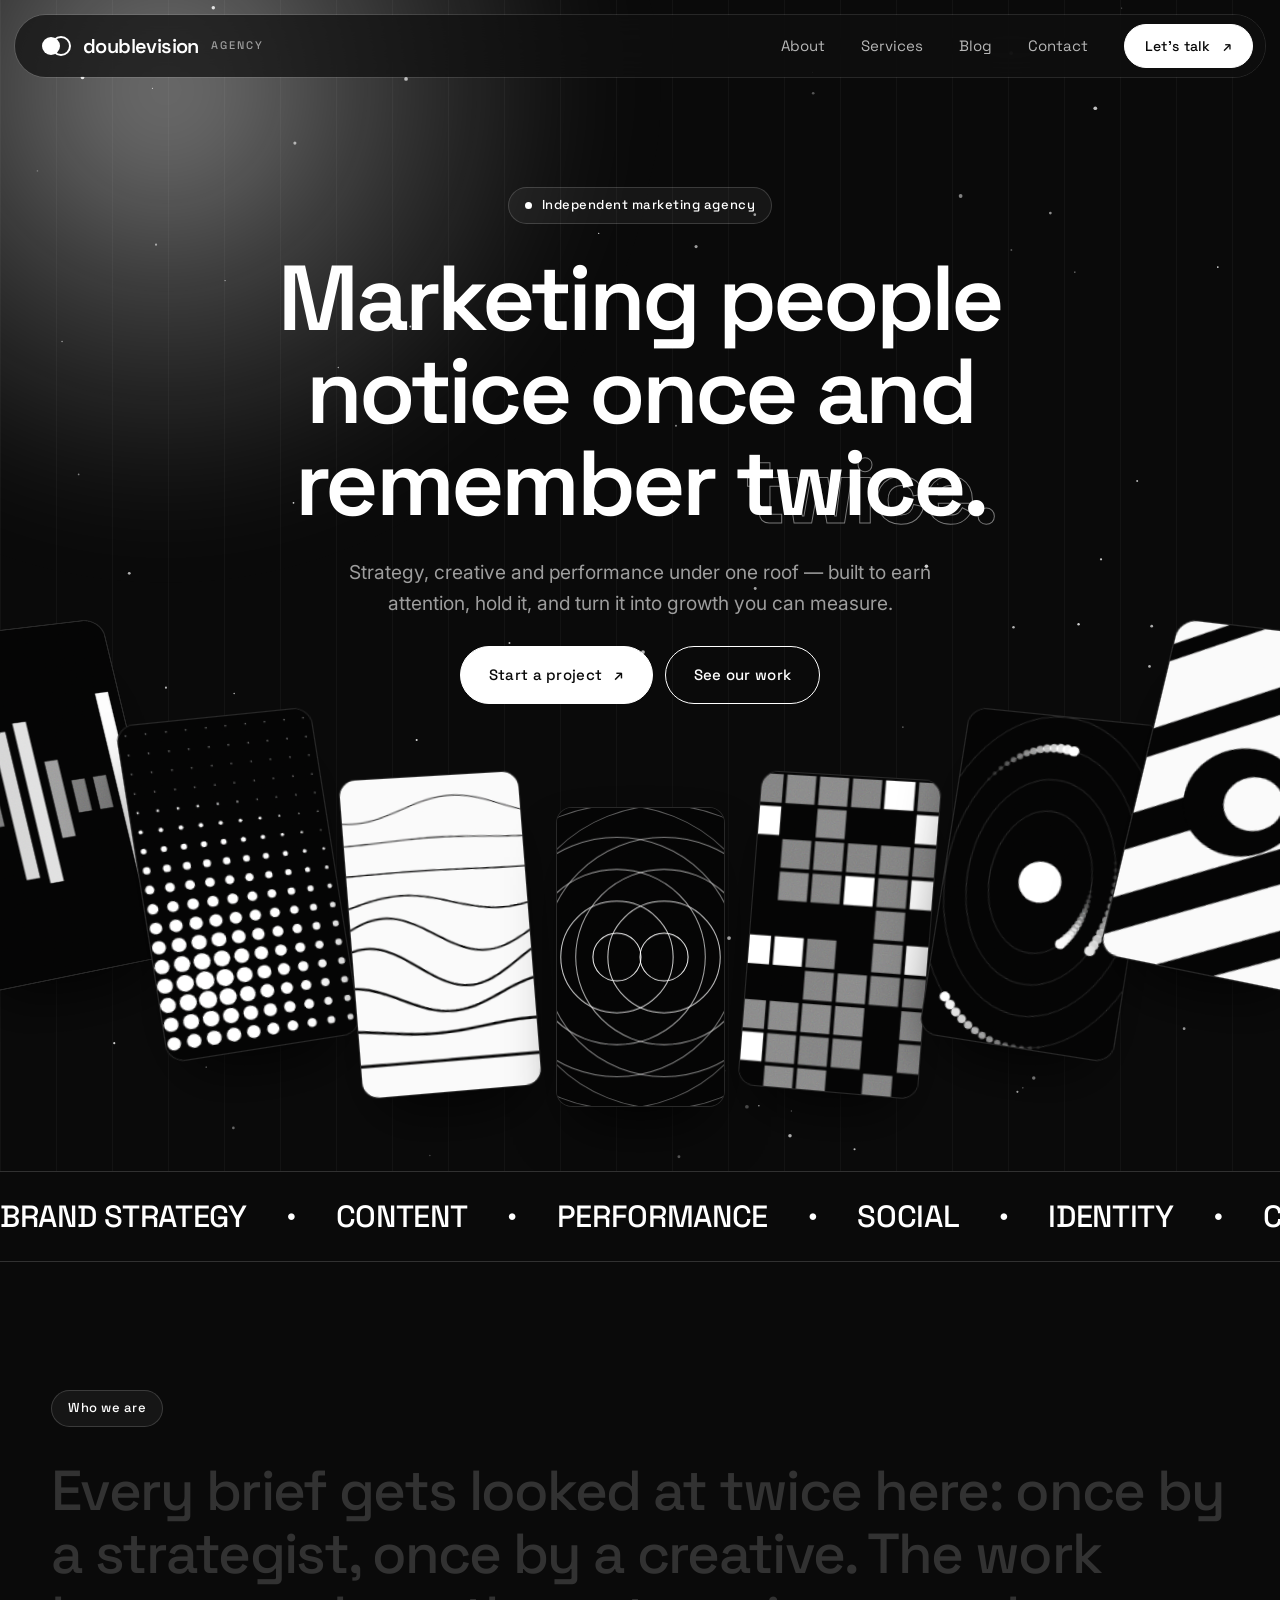
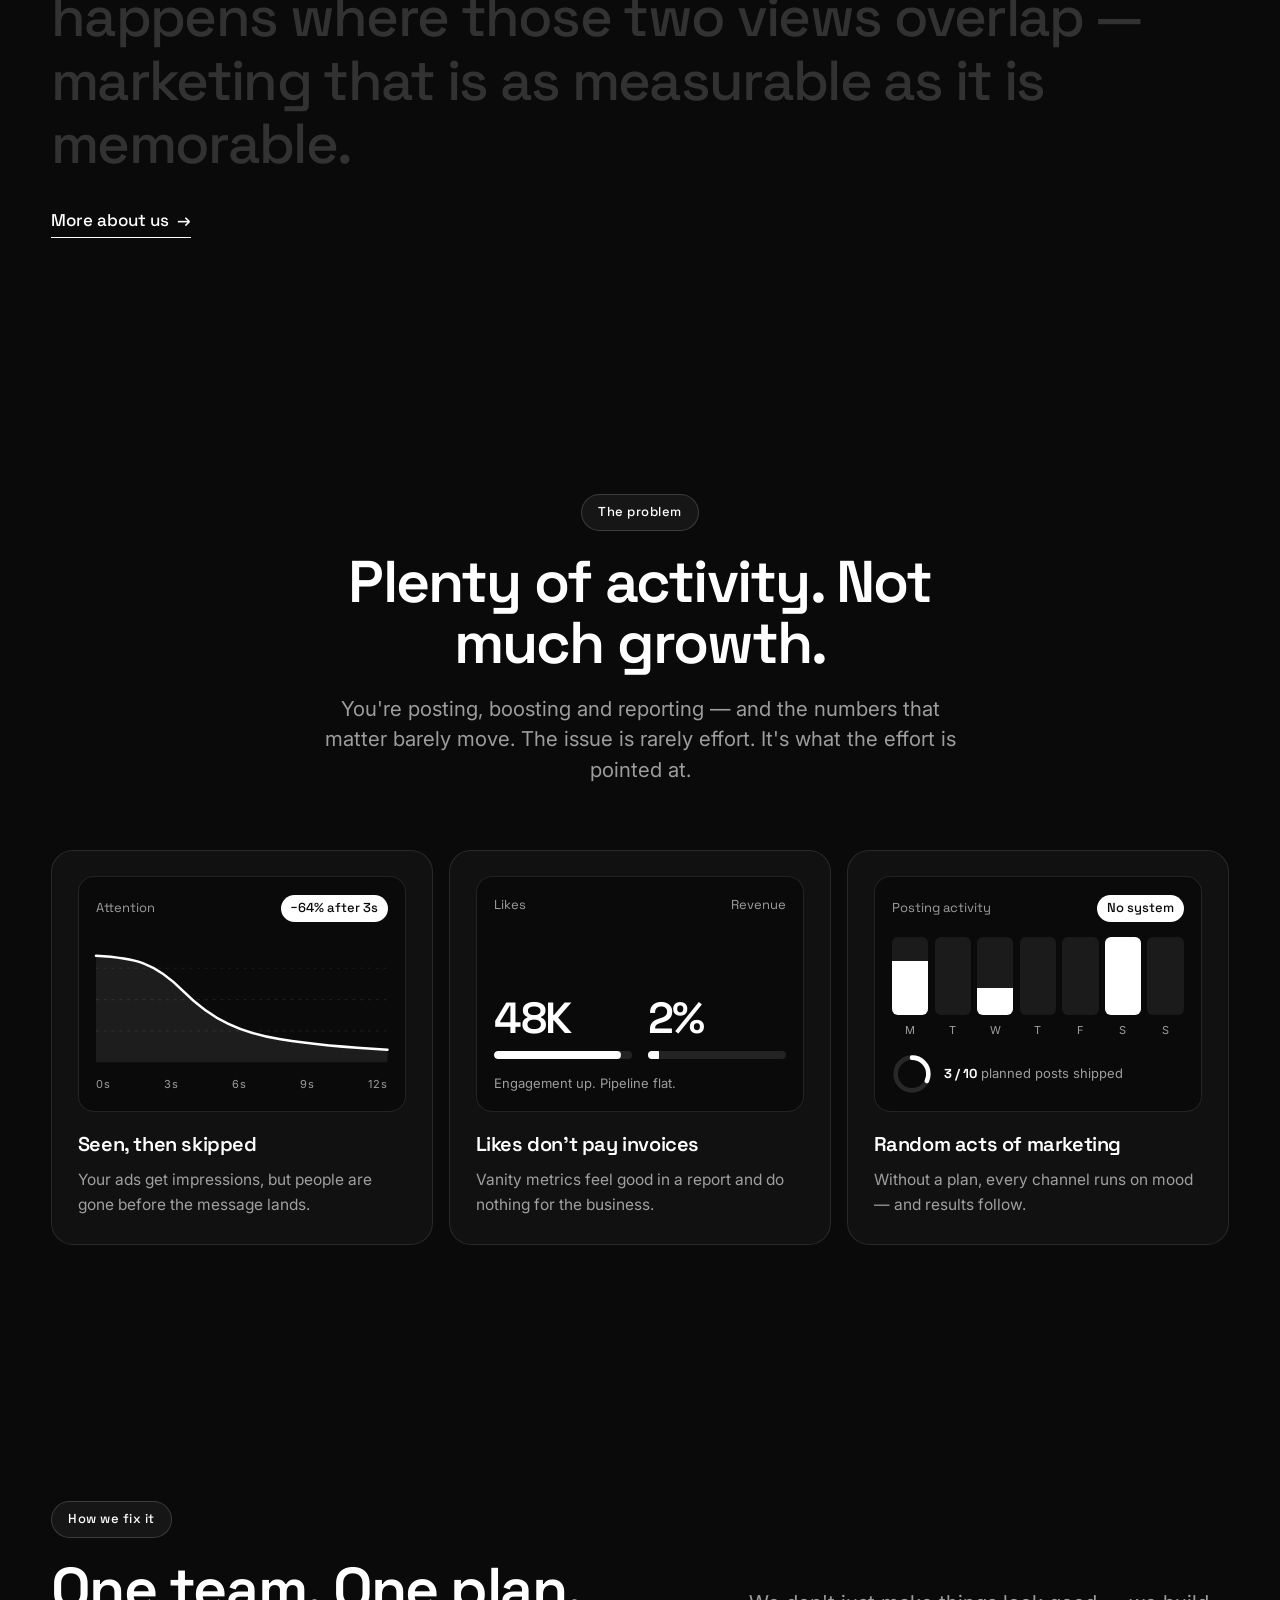
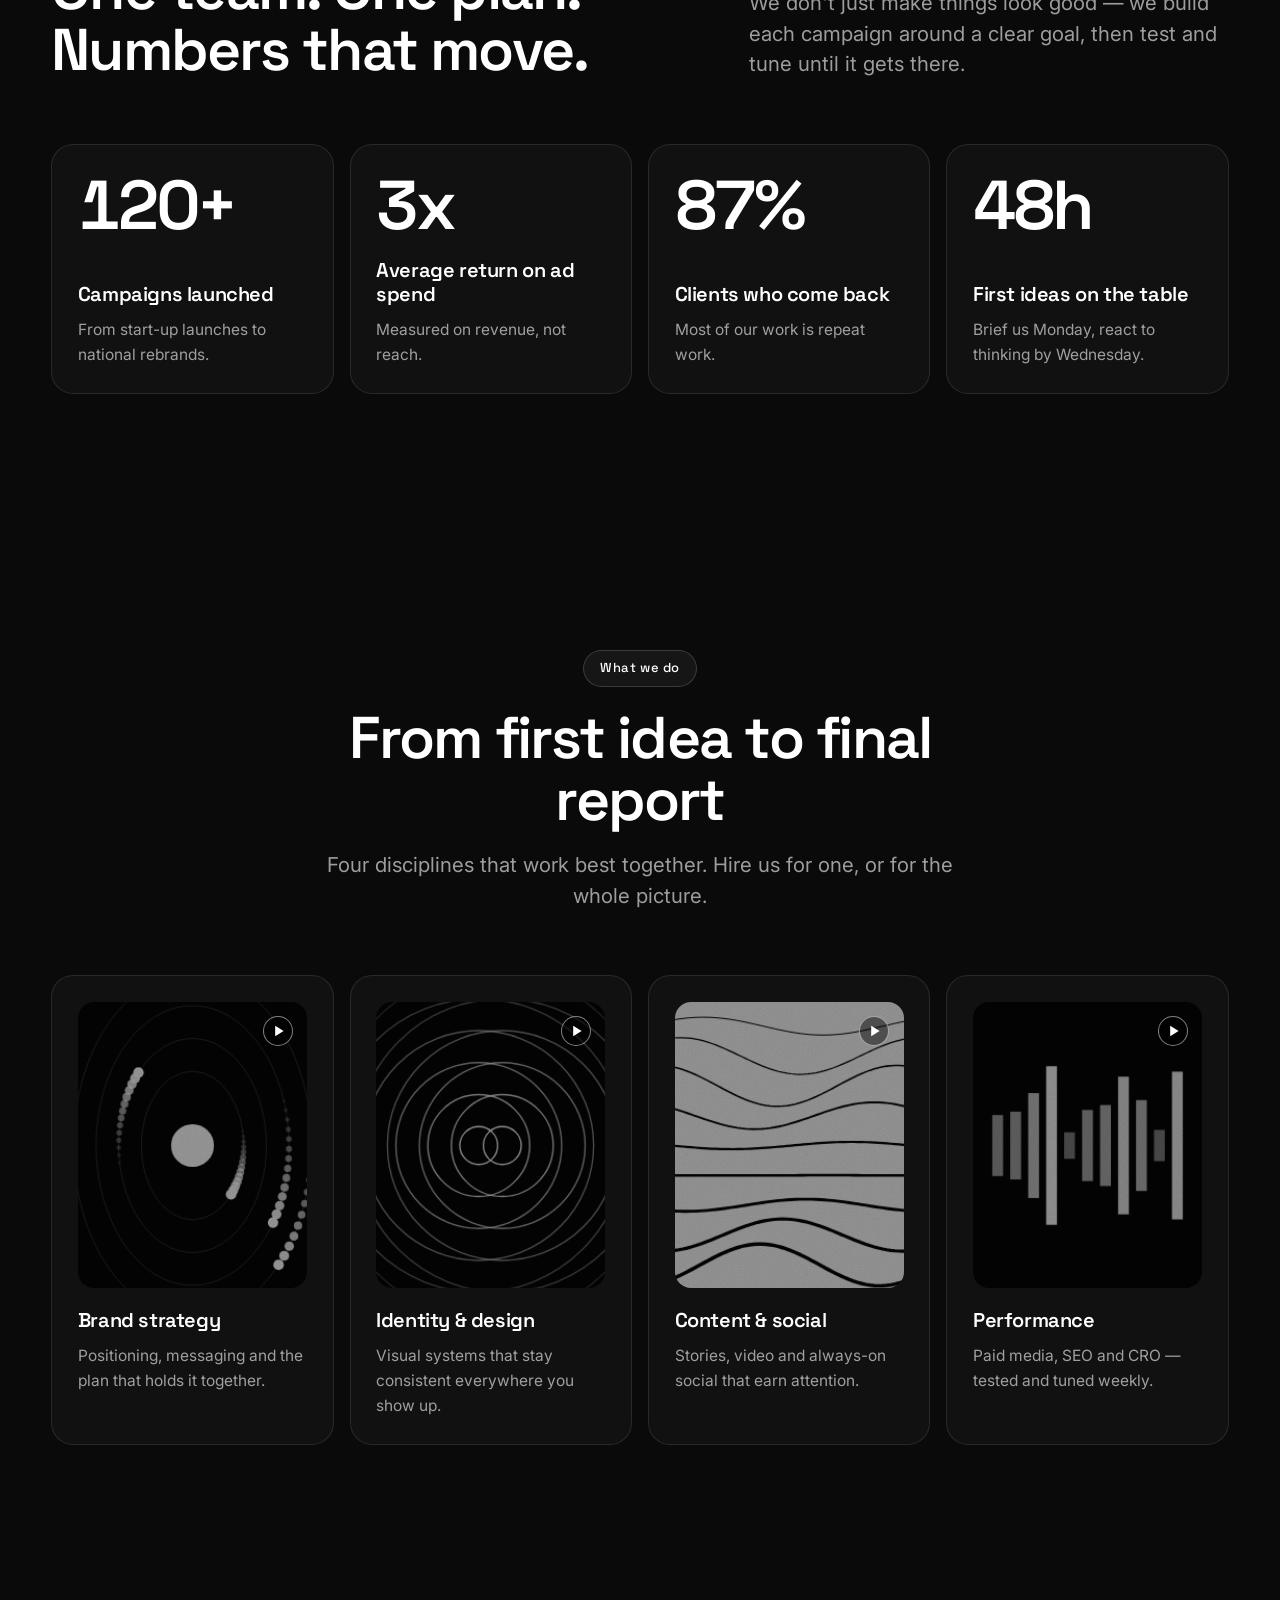
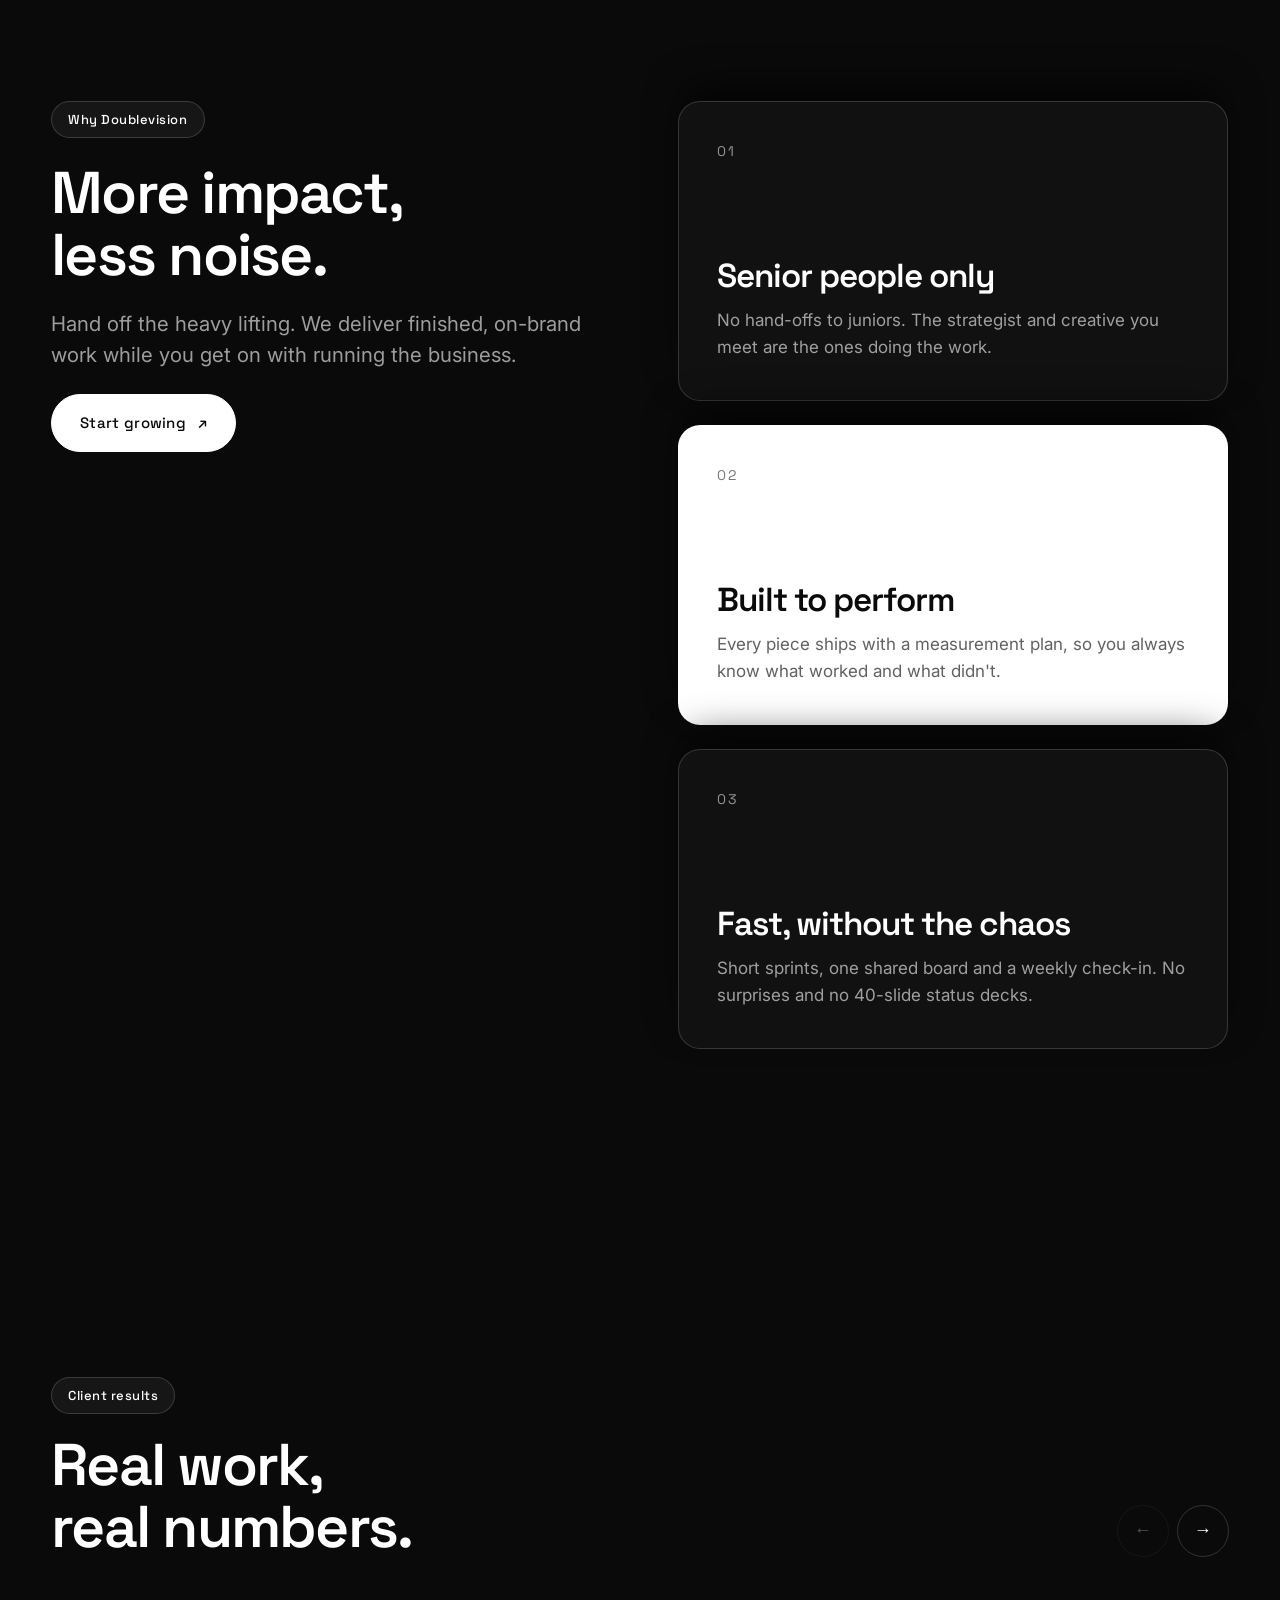
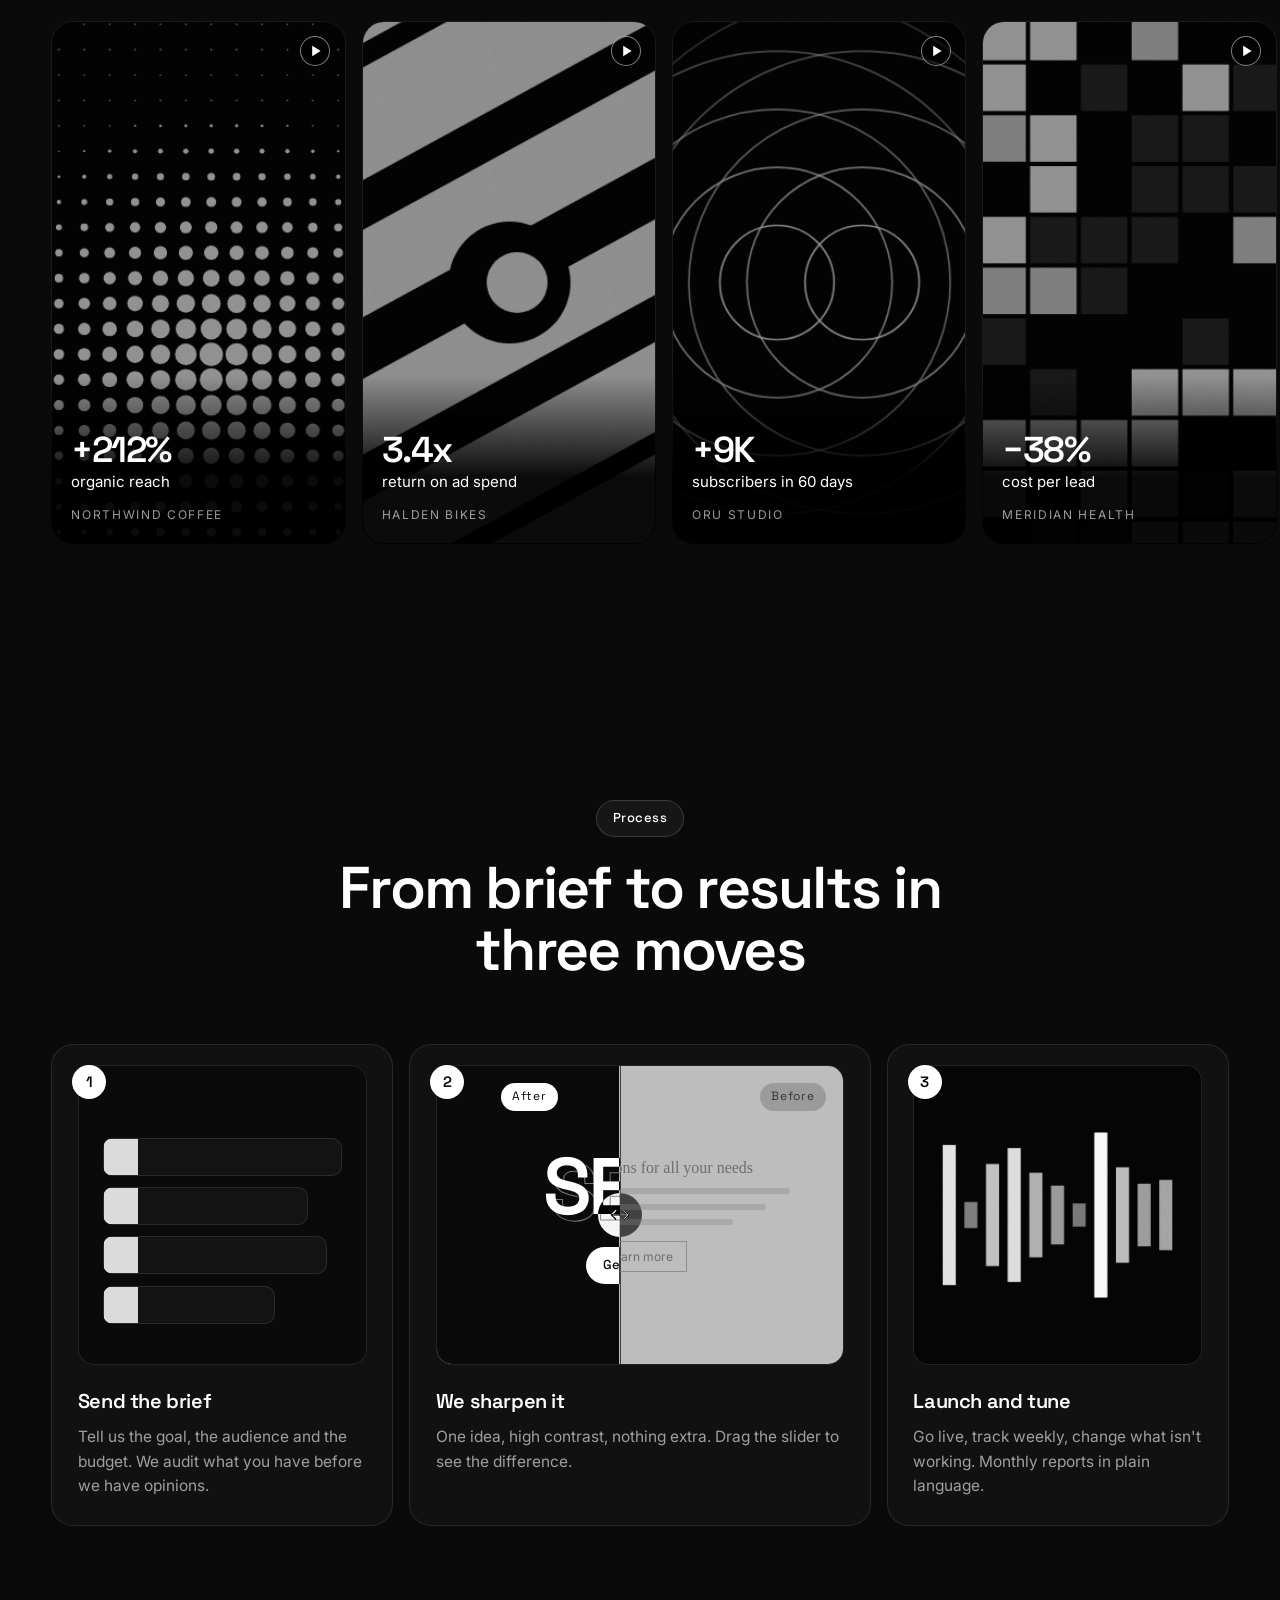
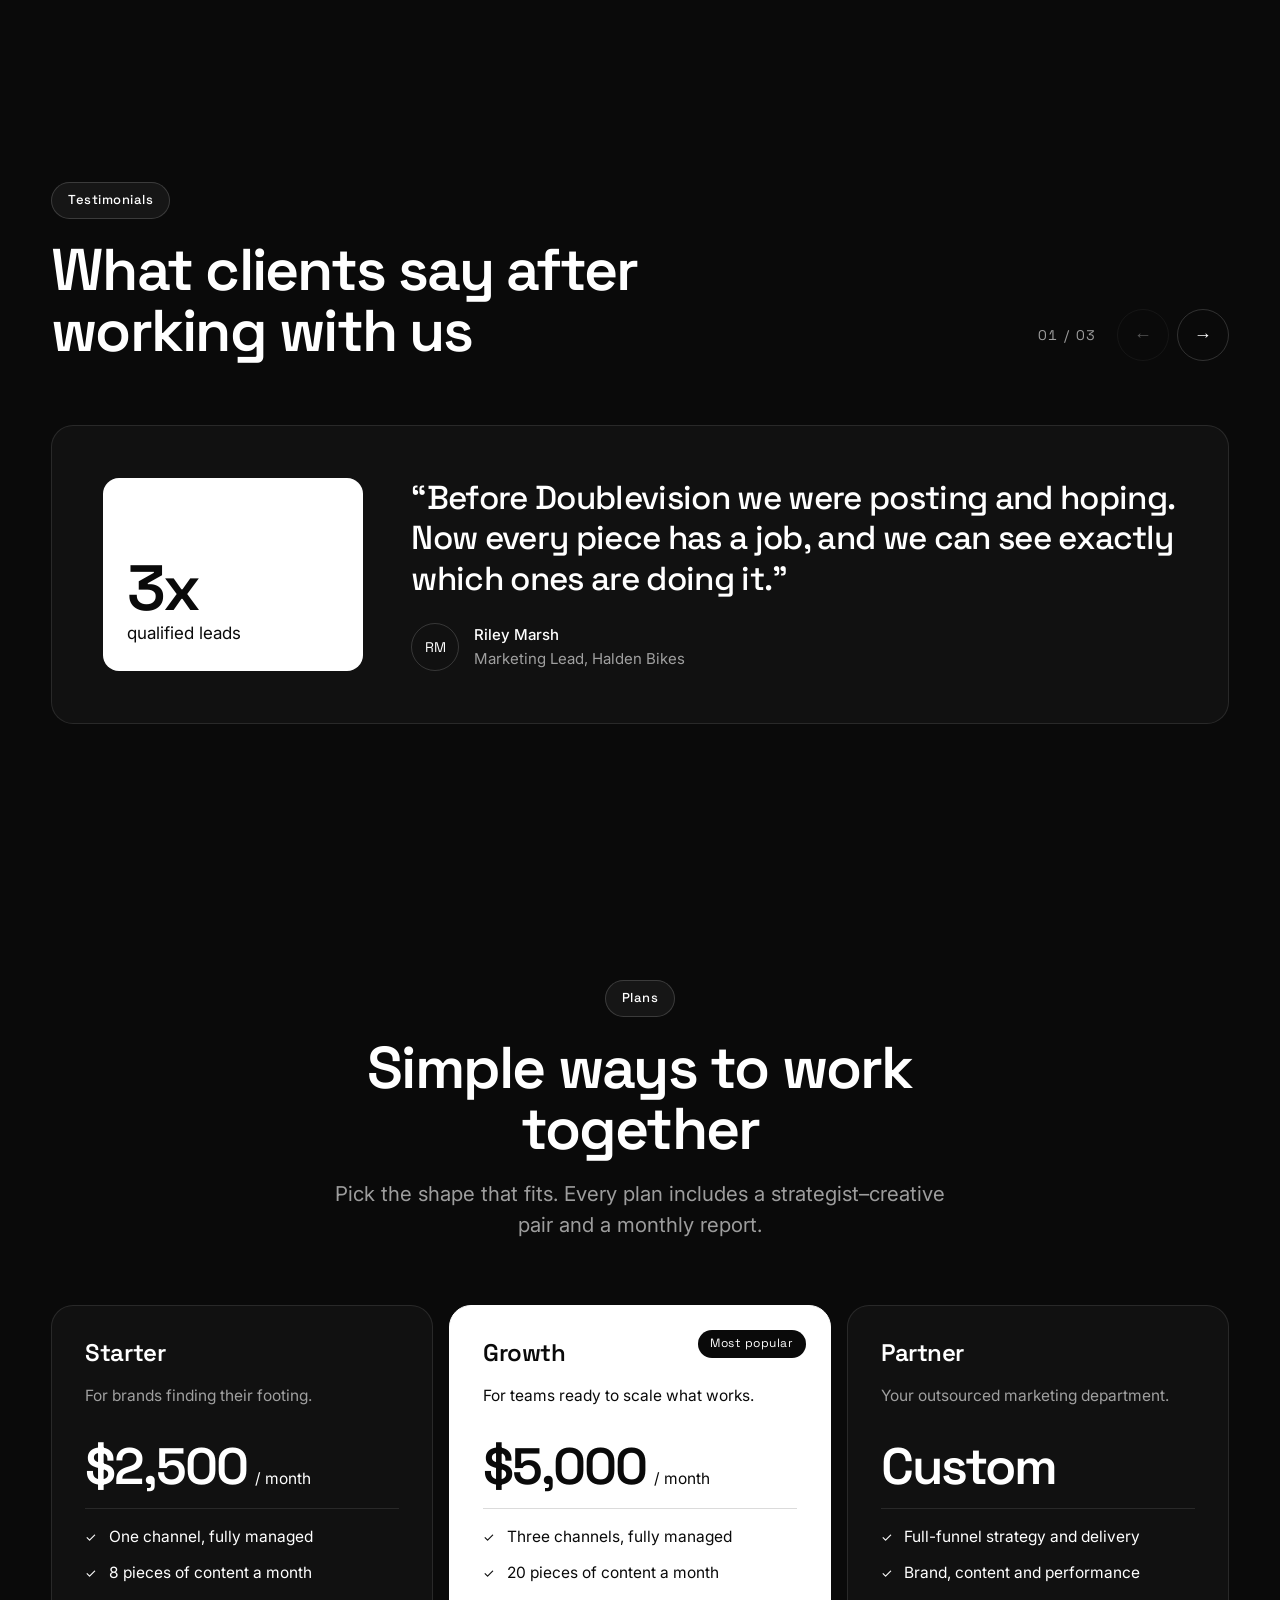
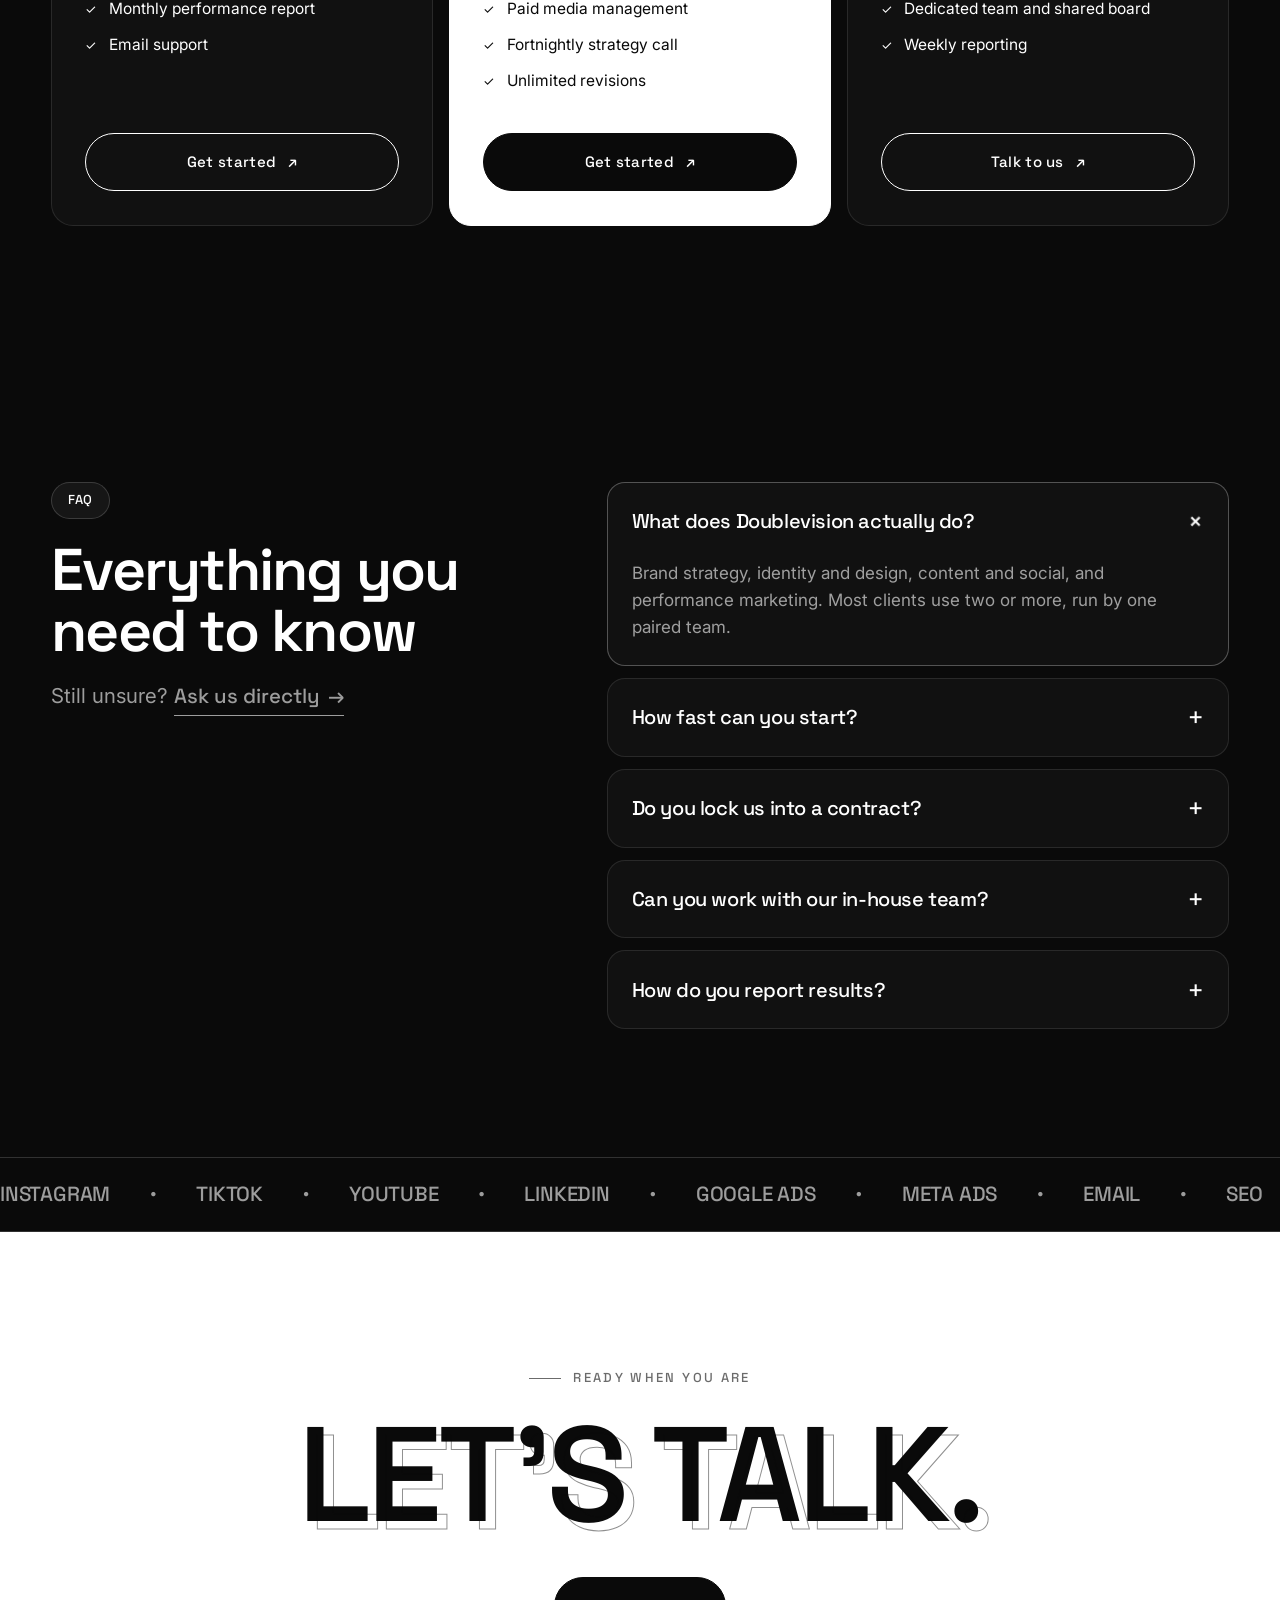
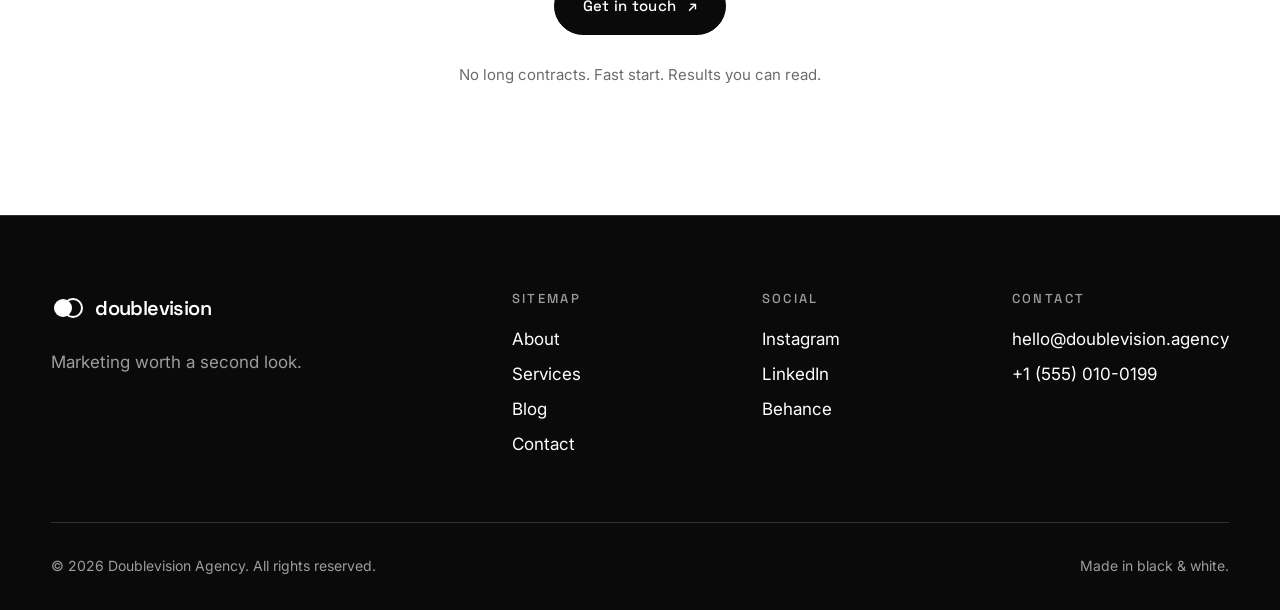
<file: index.html>
<!DOCTYPE html>
<html lang="en">
<head>
  <meta charset="UTF-8">
  <meta name="viewport" content="width=device-width, initial-scale=1">
  <title>Doublevision Agency — Marketing worth a second look</title>
  <meta name="description" content="Doublevision is an independent marketing agency. Strategy, brand, content and performance for companies that want to be impossible to unsee.">
  <link rel="icon" href="data:image/svg+xml,%3Csvg xmlns='http://www.w3.org/2000/svg' viewBox='0 0 34 24'%3E%3Crect width='34' height='24' fill='%230a0a0a'/%3E%3Ccircle cx='12' cy='12' r='8' fill='%23fff'/%3E%3Ccircle cx='22' cy='12' r='8' fill='none' stroke='%23fff' stroke-width='2'/%3E%3C/svg%3E">
  <link rel="preconnect" href="https://fonts.googleapis.com">
  <link rel="preconnect" href="https://fonts.gstatic.com" crossorigin>
  <link href="https://fonts.googleapis.com/css2?family=Inter:wght@400;500&family=Space+Grotesk:wght@400;500;600&display=swap" rel="stylesheet">
  <link rel="stylesheet" href="css/style.css">
  <link rel="stylesheet" href="css/home.css">
</head>
<body class="dark home">

  <header class="site-header">
    <a class="logo" href="index.html" aria-label="Doublevision Agency — home">
      <svg viewBox="0 0 34 24" aria-hidden="true"><circle cx="12" cy="12" r="9" fill="currentColor"/><circle cx="22" cy="12" r="9" fill="none" stroke="currentColor" stroke-width="2"/></svg>
      <span>doublevision</span><small>Agency</small>
    </a>
    <button class="nav-toggle" aria-expanded="false" aria-controls="site-nav" aria-label="Toggle menu"><span></span><span></span></button>
    <nav class="site-nav" id="site-nav" aria-label="Main">
      <a href="about.html">About</a>
      <a href="services.html">Services</a>
      <a href="blog.html">Blog</a>
      <a href="contact.html">Contact</a>
      <a class="btn btn--small" href="contact.html">Let's talk <span class="arrow" aria-hidden="true">↗</span></a>
    </nav>
  </header>

  <main>

    <!-- ============ Hero ============ -->
    <section class="hero2 dark" id="top">
      <canvas class="hero2__particles" aria-hidden="true"></canvas>
      <div class="hero2__glow" aria-hidden="true"></div>

      <div class="container hero2__inner">
        <p class="pill" data-reveal><span class="pill__dot" aria-hidden="true"></span> Independent marketing agency</p>
        <h1 class="hero2__title" data-split>Marketing people notice once and remember <span class="double" data-text="twice.">twice.</span></h1>
        <p class="hero2__lead" data-reveal style="--delay:.5s">Strategy, creative and performance under one roof — built to earn attention, hold it, and turn it into growth you can measure.</p>
        <div class="hero2__actions" data-reveal style="--delay:.6s">
          <a class="btn" href="contact.html">Start a project <span class="arrow" aria-hidden="true">↗</span></a>
          <a class="btn btn--ghost" href="#work">See our work</a>
        </div>
      </div>

      <!-- Arc of media cards. Add data-video="media/clip.mp4" to any .media to use real footage. -->
      <div class="arc" data-arc aria-hidden="true">
        <div class="arc__card" style="--i:-3;--abs:3"><div class="media" data-scene="bars"></div></div>
        <div class="arc__card" style="--i:-2;--abs:2"><div class="media" data-scene="halftone"></div></div>
        <div class="arc__card" style="--i:-1;--abs:1"><div class="media" data-scene="waves"></div></div>
        <div class="arc__card" style="--i:0;--abs:0"><div class="media" data-scene="rings"></div></div>
        <div class="arc__card" style="--i:1;--abs:1"><div class="media" data-scene="grid"></div></div>
        <div class="arc__card" style="--i:2;--abs:2"><div class="media" data-scene="orbit"></div></div>
        <div class="arc__card" style="--i:3;--abs:3"><div class="media" data-scene="scan"></div></div>
      </div>
    </section>

    <!-- ============ Ticker ============ -->
    <div class="marquee dark" aria-hidden="true">
      <div class="marquee__track">
        <span>Brand strategy</span><span>Content</span><span>Performance</span><span>Social</span><span>Identity</span><span>Campaigns</span>
        <span>Brand strategy</span><span>Content</span><span>Performance</span><span>Social</span><span>Identity</span><span>Campaigns</span>
      </div>
    </div>

    <!-- ============ Scroll-lit statement ============ -->
    <section class="section dark statement">
      <div class="container">
        <p class="pill" data-reveal>Who we are</p>
        <p class="statement__text" data-words>Every brief gets looked at twice here: once by a strategist, once by a creative. The work happens where those two views overlap — marketing that is as measurable as it is memorable.</p>
        <p data-reveal><a class="link-arrow" href="about.html">More about us <span aria-hidden="true">→</span></a></p>
      </div>
    </section>

    <!-- ============ The problem ============ -->
    <section class="section dark">
      <div class="container">
        <div class="head-center" data-reveal>
          <p class="pill">The problem</p>
          <h2 class="h-lg">Plenty of activity. Not much growth.</h2>
          <p class="lead">You're posting, boosting and reporting — and the numbers that matter barely move. The issue is rarely effort. It's what the effort is pointed at.</p>
        </div>

        <div class="cards-3">
          <!-- Card 1: line chart that draws itself -->
          <article class="card spot" data-reveal>
            <div class="viz">
              <div class="viz__top"><span>Attention</span><span class="viz__tag">−64% after 3s</span></div>
              <svg class="viz__chart" viewBox="0 0 300 120" preserveAspectRatio="none" aria-hidden="true">
                <line x1="0" y1="30" x2="300" y2="30"/><line x1="0" y1="60" x2="300" y2="60"/><line x1="0" y1="90" x2="300" y2="90"/>
                <path class="viz__area" d="M0,18 C40,20 60,24 90,52 S150,92 190,98 S260,106 300,108 L300,120 L0,120 Z"/>
                <path class="viz__line" pathLength="1" d="M0,18 C40,20 60,24 90,52 S150,92 190,98 S260,106 300,108"/>
              </svg>
              <div class="viz__axis"><span>0s</span><span>3s</span><span>6s</span><span>9s</span><span>12s</span></div>
            </div>
            <h3>Seen, then skipped</h3>
            <p class="muted">Your ads get impressions, but people are gone before the message lands.</p>
          </article>

          <!-- Card 2: counters + bars -->
          <article class="card spot" data-reveal style="--delay:.1s">
            <div class="viz">
              <div class="viz__top"><span>Likes</span><span>Revenue</span></div>
              <div class="viz__duo">
                <div><strong data-count="48" data-suffix="K">48K</strong><div class="viz__bar"><i style="--to:.92"></i></div></div>
                <div><strong data-count="2" data-suffix="%">2%</strong><div class="viz__bar"><i style="--to:.08"></i></div></div>
              </div>
              <p class="viz__note">Engagement up. Pipeline flat.</p>
            </div>
            <h3>Likes don't pay invoices</h3>
            <p class="muted">Vanity metrics feel good in a report and do nothing for the business.</p>
          </article>

          <!-- Card 3: weekly activity + ring -->
          <article class="card spot" data-reveal style="--delay:.2s">
            <div class="viz">
              <div class="viz__top"><span>Posting activity</span><span class="viz__tag">No system</span></div>
              <div class="viz__week">
                <span style="--h:.7"><i></i>M</span><span style="--h:0"><i></i>T</span><span style="--h:.35"><i></i>W</span><span style="--h:0"><i></i>T</span><span style="--h:0"><i></i>F</span><span style="--h:1"><i></i>S</span><span style="--h:0"><i></i>S</span>
              </div>
              <div class="viz__ring">
                <svg viewBox="0 0 44 44" aria-hidden="true"><circle cx="22" cy="22" r="18"/><circle class="viz__ring-fill" cx="22" cy="22" r="18" pathLength="100" style="--pct:32"/></svg>
                <span><strong>3 / 10</strong> planned posts shipped</span>
              </div>
            </div>
            <h3>Random acts of marketing</h3>
            <p class="muted">Without a plan, every channel runs on mood — and results follow.</p>
          </article>
        </div>
      </div>
    </section>

    <!-- ============ Numbers ============ -->
    <section class="section dark">
      <div class="container">
        <div class="head-split" data-reveal>
          <div>
            <p class="pill">How we fix it</p>
            <h2 class="h-lg">One team. One plan. Numbers that move.</h2>
          </div>
          <p class="lead">We don't just make things look good — we build each campaign around a clear goal, then test and tune until it gets there.</p>
        </div>

        <!-- Placeholder figures — replace with real results. -->
        <div class="cards-4">
          <article class="card card--num spot" data-reveal>
            <strong data-count="120" data-suffix="+">120+</strong>
            <h3>Campaigns launched</h3>
            <p class="muted">From start-up launches to national rebrands.</p>
          </article>
          <article class="card card--num spot" data-reveal style="--delay:.08s">
            <strong data-count="3" data-suffix="x">3x</strong>
            <h3>Average return on ad spend</h3>
            <p class="muted">Measured on revenue, not reach.</p>
          </article>
          <article class="card card--num spot" data-reveal style="--delay:.16s">
            <strong data-count="87" data-suffix="%">87%</strong>
            <h3>Clients who come back</h3>
            <p class="muted">Most of our work is repeat work.</p>
          </article>
          <article class="card card--num spot" data-reveal style="--delay:.24s">
            <strong data-count="48" data-suffix="h">48h</strong>
            <h3>First ideas on the table</h3>
            <p class="muted">Brief us Monday, react to thinking by Wednesday.</p>
          </article>
        </div>
      </div>
    </section>

    <!-- ============ Services ============ -->
    <section class="section dark" id="services">
      <div class="container">
        <div class="head-center" data-reveal>
          <p class="pill">What we do</p>
          <h2 class="h-lg">From first idea to final report</h2>
          <p class="lead">Four disciplines that work best together. Hire us for one, or for the whole picture.</p>
        </div>

        <div class="cards-4 cards-4--media">
          <a class="card card--media spot" href="services.html#strategy" data-reveal>
            <div class="media" data-scene="orbit" data-play="hover"></div>
            <h3>Brand strategy</h3>
            <p class="muted">Positioning, messaging and the plan that holds it together.</p>
          </a>
          <a class="card card--media spot" href="services.html#identity" data-reveal style="--delay:.08s">
            <div class="media" data-scene="rings" data-play="hover"></div>
            <h3>Identity &amp; design</h3>
            <p class="muted">Visual systems that stay consistent everywhere you show up.</p>
          </a>
          <a class="card card--media spot" href="services.html#content" data-reveal style="--delay:.16s">
            <div class="media" data-scene="waves" data-play="hover"></div>
            <h3>Content &amp; social</h3>
            <p class="muted">Stories, video and always-on social that earn attention.</p>
          </a>
          <a class="card card--media spot" href="services.html#performance" data-reveal style="--delay:.24s">
            <div class="media" data-scene="bars" data-play="hover"></div>
            <h3>Performance</h3>
            <p class="muted">Paid media, SEO and CRO — tested and tuned weekly.</p>
          </a>
        </div>
      </div>
    </section>

    <!-- ============ Pinned text + stacking cards ============ -->
    <section class="section dark">
      <div class="container pin">
        <div class="pin__aside">
          <p class="pill">Why Doublevision</p>
          <h2 class="h-lg">More impact,<br>less noise.</h2>
          <p class="lead">Hand off the heavy lifting. We deliver finished, on-brand work while you get on with running the business.</p>
          <a class="btn" href="contact.html">Start growing <span class="arrow" aria-hidden="true">↗</span></a>
        </div>

        <div class="stack" data-stack>
          <article class="stack__card" style="--n:0">
            <div class="stack__inner">
              <span class="stack__num">01</span>
              <h3>Senior people only</h3>
              <p class="muted">No hand-offs to juniors. The strategist and creative you meet are the ones doing the work.</p>
            </div>
          </article>
          <article class="stack__card" style="--n:1">
            <div class="stack__inner">
              <span class="stack__num">02</span>
              <h3>Built to perform</h3>
              <p class="muted">Every piece ships with a measurement plan, so you always know what worked and what didn't.</p>
            </div>
          </article>
          <article class="stack__card" style="--n:2">
            <div class="stack__inner">
              <span class="stack__num">03</span>
              <h3>Fast, without the chaos</h3>
              <p class="muted">Short sprints, one shared board and a weekly check-in. No surprises and no 40-slide status decks.</p>
            </div>
          </article>
        </div>
      </div>
    </section>

    <!-- ============ Work reel (drag / swipe) ============ -->
    <section class="section dark" id="work" data-scroller>
      <div class="container">
        <div class="head-split" data-reveal>
          <div>
            <p class="pill">Client results</p>
            <h2 class="h-lg">Real work,<br>real numbers.</h2>
          </div>
          <div class="scroller-nav">
            <button type="button" data-prev aria-label="Previous projects">←</button>
            <button type="button" data-next aria-label="Next projects">→</button>
          </div>
        </div>
      </div>

      <!-- Placeholder projects — swap names, numbers and media for real case studies. -->
      <div class="reel" data-track tabindex="0" aria-label="Client results, scroll horizontally">
        <article class="reel-card">
          <div class="media" data-scene="halftone" data-play="hover"></div>
          <div class="reel-card__info"><strong>+212%</strong><span>organic reach</span><em>Northwind Coffee</em></div>
        </article>
        <article class="reel-card">
          <div class="media" data-scene="scan" data-play="hover"></div>
          <div class="reel-card__info"><strong>3.4x</strong><span>return on ad spend</span><em>Halden Bikes</em></div>
        </article>
        <article class="reel-card">
          <div class="media" data-scene="rings" data-play="hover"></div>
          <div class="reel-card__info"><strong>+9K</strong><span>subscribers in 60 days</span><em>Oru Studio</em></div>
        </article>
        <article class="reel-card">
          <div class="media" data-scene="grid" data-play="hover"></div>
          <div class="reel-card__info"><strong>−38%</strong><span>cost per lead</span><em>Meridian Health</em></div>
        </article>
        <article class="reel-card">
          <div class="media" data-scene="waves" data-play="hover"></div>
          <div class="reel-card__info"><strong>2.6x</strong><span>demo requests</span><em>Pale Fox</em></div>
        </article>
        <article class="reel-card">
          <div class="media" data-scene="orbit" data-play="hover"></div>
          <div class="reel-card__info"><strong>1.1M</strong><span>campaign views</span><em>Tandem Travel</em></div>
        </article>
      </div>
    </section>

    <!-- ============ Process + before/after ============ -->
    <section class="section dark">
      <div class="container">
        <div class="head-center" data-reveal>
          <p class="pill">Process</p>
          <h2 class="h-lg">From brief to results in three moves</h2>
        </div>

        <div class="steps">
          <article class="card step spot" data-reveal>
            <span class="step__num">1</span>
            <div class="step__art step__art--brief" aria-hidden="true">
              <i></i><i></i><i></i><i></i>
            </div>
            <h3>Send the brief</h3>
            <p class="muted">Tell us the goal, the audience and the budget. We audit what you have before we have opinions.</p>
          </article>

          <article class="card step step--wide spot" data-reveal style="--delay:.1s">
            <span class="step__num">2</span>
            <div class="compare" style="--pos:50%">
              <div class="compare__pane compare__before" aria-hidden="true">
                <small>Before</small>
                <div class="ad ad--before">
                  <b>Quality solutions for all your needs</b>
                  <i></i><i></i><i></i>
                  <u>Learn more</u>
                </div>
              </div>
              <div class="compare__pane compare__after" aria-hidden="true">
                <small>After</small>
                <div class="ad ad--after">
                  <b><span class="double" data-text="Seen.">Seen.</span></b>
                  <u>Get yours ↗</u>
                </div>
              </div>
              <div class="compare__handle" aria-hidden="true"><span>↔</span></div>
              <input class="compare__range" type="range" min="0" max="100" value="50" aria-label="Drag to compare before and after">
            </div>
            <h3>We sharpen it</h3>
            <p class="muted">One idea, high contrast, nothing extra. Drag the slider to see the difference.</p>
          </article>

          <article class="card step spot" data-reveal style="--delay:.2s">
            <span class="step__num">3</span>
            <div class="step__art step__art--launch" aria-hidden="true">
              <div class="media" data-scene="bars"></div>
            </div>
            <h3>Launch and tune</h3>
            <p class="muted">Go live, track weekly, change what isn't working. Monthly reports in plain language.</p>
          </article>
        </div>
      </div>
    </section>

    <!-- ============ Testimonials ============ -->
    <section class="section dark" data-scroller data-autoplay="6000">
      <div class="container">
        <div class="head-split" data-reveal>
          <div>
            <p class="pill">Testimonials</p>
            <h2 class="h-lg">What clients say after working with us</h2>
          </div>
          <div class="scroller-nav">
            <span class="scroller-count" data-count-label>01 / 03</span>
            <button type="button" data-prev aria-label="Previous testimonial">←</button>
            <button type="button" data-next aria-label="Next testimonial">→</button>
          </div>
        </div>

        <!-- Placeholder quotes — replace with real client testimonials. -->
        <div class="quotes" data-track>
          <figure class="quote">
            <div class="quote__stat"><strong>3x</strong><span>qualified leads</span></div>
            <blockquote>“Before Doublevision we were posting and hoping. Now every piece has a job, and we can see exactly which ones are doing it.”</blockquote>
            <figcaption><span class="quote__avatar">RM</span><span><b>Riley Marsh</b><br>Marketing Lead, Halden Bikes</span></figcaption>
          </figure>
          <figure class="quote">
            <div class="quote__stat"><strong>−38%</strong><span>cost per lead</span></div>
            <blockquote>“They told us what to stop doing, which no agency had done before. Spend went down and results went up inside a quarter.”</blockquote>
            <figcaption><span class="quote__avatar">DP</span><span><b>Dana Petrov</b><br>Founder, Meridian Health</span></figcaption>
          </figure>
          <figure class="quote">
            <div class="quote__stat"><strong>+212%</strong><span>organic reach</span></div>
            <blockquote>“The rebrand finally made us look like the company we actually are. People recognise us now before they read the name.”</blockquote>
            <figcaption><span class="quote__avatar">KO</span><span><b>Kai Okafor</b><br>CEO, Northwind Coffee</span></figcaption>
          </figure>
        </div>
      </div>
    </section>

    <!-- ============ Plans ============ -->
    <section class="section dark" id="plans">
      <div class="container">
        <div class="head-center" data-reveal>
          <p class="pill">Plans</p>
          <h2 class="h-lg">Simple ways to work together</h2>
          <p class="lead">Pick the shape that fits. Every plan includes a strategist–creative pair and a monthly report.</p>
        </div>

        <!-- Placeholder pricing — set your real numbers. -->
        <div class="plans">
          <article class="card plan spot" data-reveal>
            <h3>Starter</h3>
            <p class="muted">For brands finding their footing.</p>
            <p class="plan__price"><strong>$2,500</strong><span>/ month</span></p>
            <ul>
              <li>One channel, fully managed</li>
              <li>8 pieces of content a month</li>
              <li>Monthly performance report</li>
              <li>Email support</li>
            </ul>
            <a class="btn btn--ghost" href="contact.html">Get started <span class="arrow" aria-hidden="true">↗</span></a>
          </article>

          <article class="card plan plan--featured" data-reveal style="--delay:.1s">
            <span class="plan__badge">Most popular</span>
            <h3>Growth</h3>
            <p>For teams ready to scale what works.</p>
            <p class="plan__price"><strong>$5,000</strong><span>/ month</span></p>
            <ul>
              <li>Three channels, fully managed</li>
              <li>20 pieces of content a month</li>
              <li>Paid media management</li>
              <li>Fortnightly strategy call</li>
              <li>Unlimited revisions</li>
            </ul>
            <a class="btn" href="contact.html">Get started <span class="arrow" aria-hidden="true">↗</span></a>
          </article>

          <article class="card plan spot" data-reveal style="--delay:.2s">
            <h3>Partner</h3>
            <p class="muted">Your outsourced marketing department.</p>
            <p class="plan__price"><strong>Custom</strong></p>
            <ul>
              <li>Full-funnel strategy and delivery</li>
              <li>Brand, content and performance</li>
              <li>Dedicated team and shared board</li>
              <li>Weekly reporting</li>
            </ul>
            <a class="btn btn--ghost" href="contact.html">Talk to us <span class="arrow" aria-hidden="true">↗</span></a>
          </article>
        </div>
      </div>
    </section>

    <!-- ============ FAQ ============ -->
    <section class="section dark">
      <div class="container faq-wrap">
        <div data-reveal>
          <p class="pill">FAQ</p>
          <h2 class="h-lg">Everything you need to know</h2>
          <p class="lead">Still unsure? <a class="link-arrow" href="contact.html">Ask us directly <span aria-hidden="true">→</span></a></p>
        </div>
        <div class="faq faq--cards" data-reveal style="--delay:.1s">
          <details open>
            <summary>What does Doublevision actually do?</summary>
            <p>Brand strategy, identity and design, content and social, and performance marketing. Most clients use two or more, run by one paired team.</p>
          </details>
          <details>
            <summary>How fast can you start?</summary>
            <p>Usually within two weeks of a signed scope. You'll see first thinking within 48 hours of the kickoff.</p>
          </details>
          <details>
            <summary>Do you lock us into a contract?</summary>
            <p>Retainers begin with a three-month minimum so there's time to learn and improve. After that it's month to month.</p>
          </details>
          <details>
            <summary>Can you work with our in-house team?</summary>
            <p>Yes — that's how most engagements run. We plug into your tools and hand over everything we build.</p>
          </details>
          <details>
            <summary>How do you report results?</summary>
            <p>One monthly report, five numbers, plain language: what worked, what didn't, and what we're changing next.</p>
          </details>
        </div>
      </div>
    </section>

    <!-- ============ Channels ticker ============ -->
    <div class="marquee marquee--reverse marquee--small dark" aria-hidden="true">
      <div class="marquee__track">
        <span>Instagram</span><span>TikTok</span><span>YouTube</span><span>LinkedIn</span><span>Google Ads</span><span>Meta Ads</span><span>Email</span><span>SEO</span>
        <span>Instagram</span><span>TikTok</span><span>YouTube</span><span>LinkedIn</span><span>Google Ads</span><span>Meta Ads</span><span>Email</span><span>SEO</span>
      </div>
    </div>

    <!-- ============ CTA ============ -->
    <section class="section light cta" data-double-zone>
      <div class="container" data-reveal>
        <p class="eyebrow">Ready when you are</p>
        <h2 class="h-xl"><span class="double" data-text="Let's talk.">Let's talk.</span></h2>
        <a class="btn" href="contact.html">Get in touch <span class="arrow" aria-hidden="true">↗</span></a>
        <p class="cta__note">No long contracts. Fast start. Results you can read.</p>
      </div>
    </section>

  </main>

  <footer class="site-footer dark">
    <div class="container">
      <div class="footer-grid">
        <div>
          <a class="logo" href="index.html" aria-label="Doublevision Agency — home">
            <svg viewBox="0 0 34 24" aria-hidden="true"><circle cx="12" cy="12" r="9" fill="currentColor"/><circle cx="22" cy="12" r="9" fill="none" stroke="currentColor" stroke-width="2"/></svg>
            <span>doublevision</span>
          </a>
          <p class="footer-tag">Marketing worth a second look.</p>
        </div>
        <div>
          <h4>Sitemap</h4>
          <ul>
            <li><a href="about.html">About</a></li>
            <li><a href="services.html">Services</a></li>
            <li><a href="blog.html">Blog</a></li>
            <li><a href="contact.html">Contact</a></li>
          </ul>
        </div>
        <div>
          <h4>Social</h4>
          <ul>
            <li><a href="#">Instagram</a></li>
            <li><a href="#">LinkedIn</a></li>
            <li><a href="#">Behance</a></li>
          </ul>
        </div>
        <div>
          <h4>Contact</h4>
          <ul>
            <li><a href="mailto:hello@doublevision.agency">hello@doublevision.agency</a></li>
            <li><a href="tel:+15550100199">+1 (555) 010-0199</a></li>
          </ul>
        </div>
      </div>
      <div class="footer-bottom">
        <span>© <span data-year>2026</span> Doublevision Agency. All rights reserved.</span>
        <span>Made in black &amp; white.</span>
      </div>
    </div>
  </footer>

  <script src="js/main.js"></script>
  <script src="js/home.js"></script>
</body>
</html>
</file>
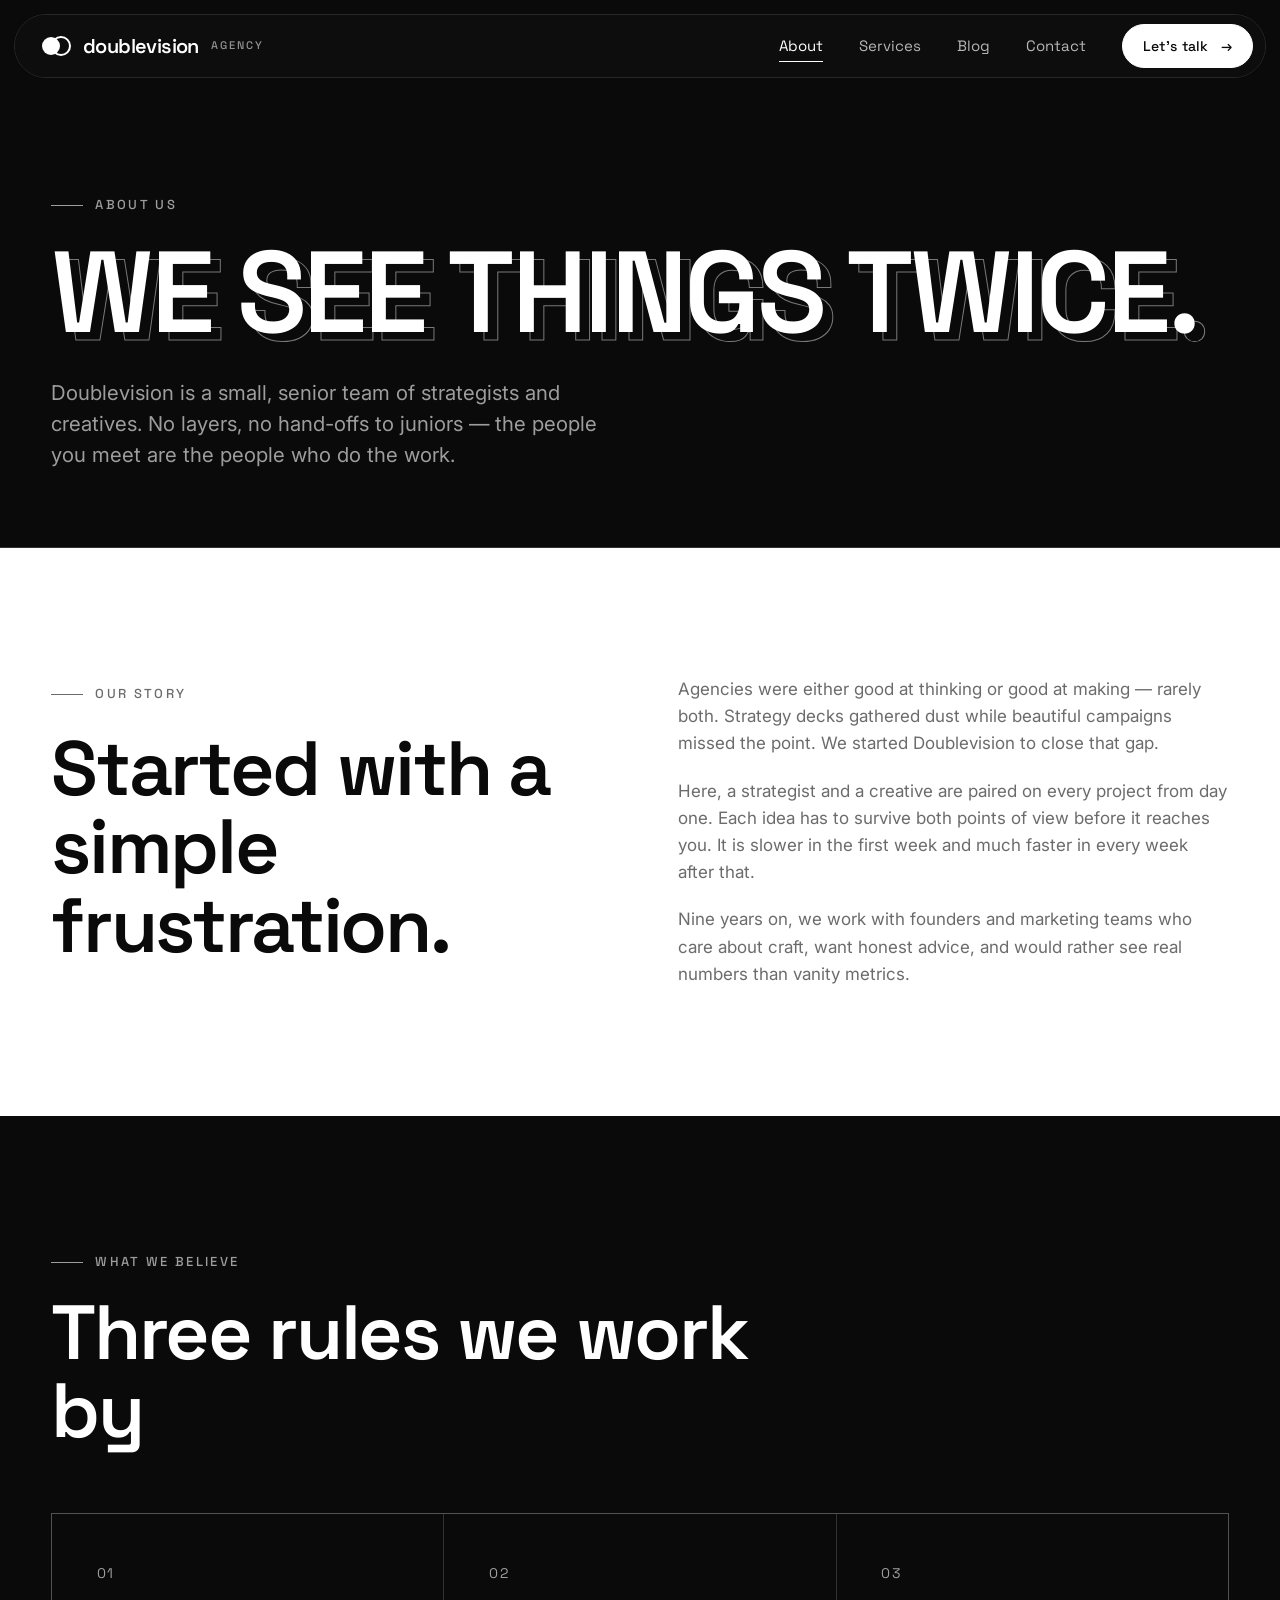
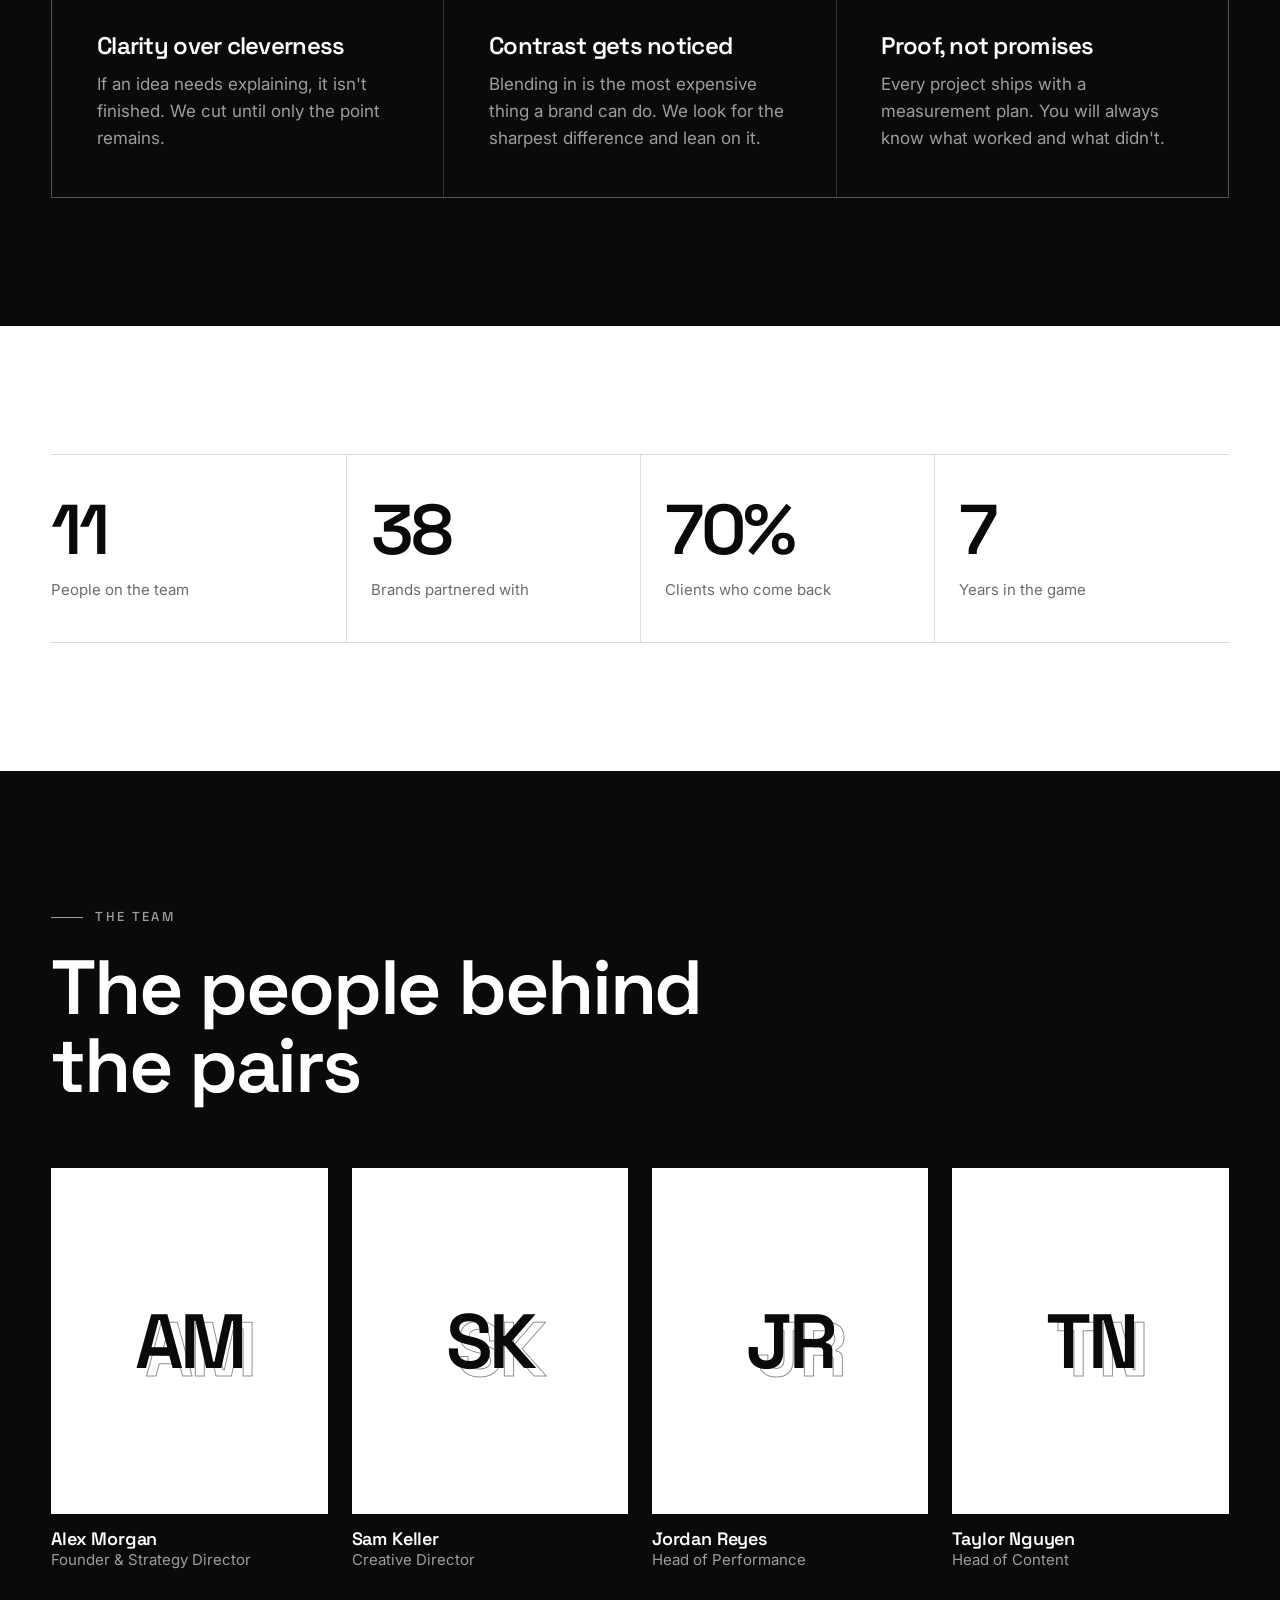
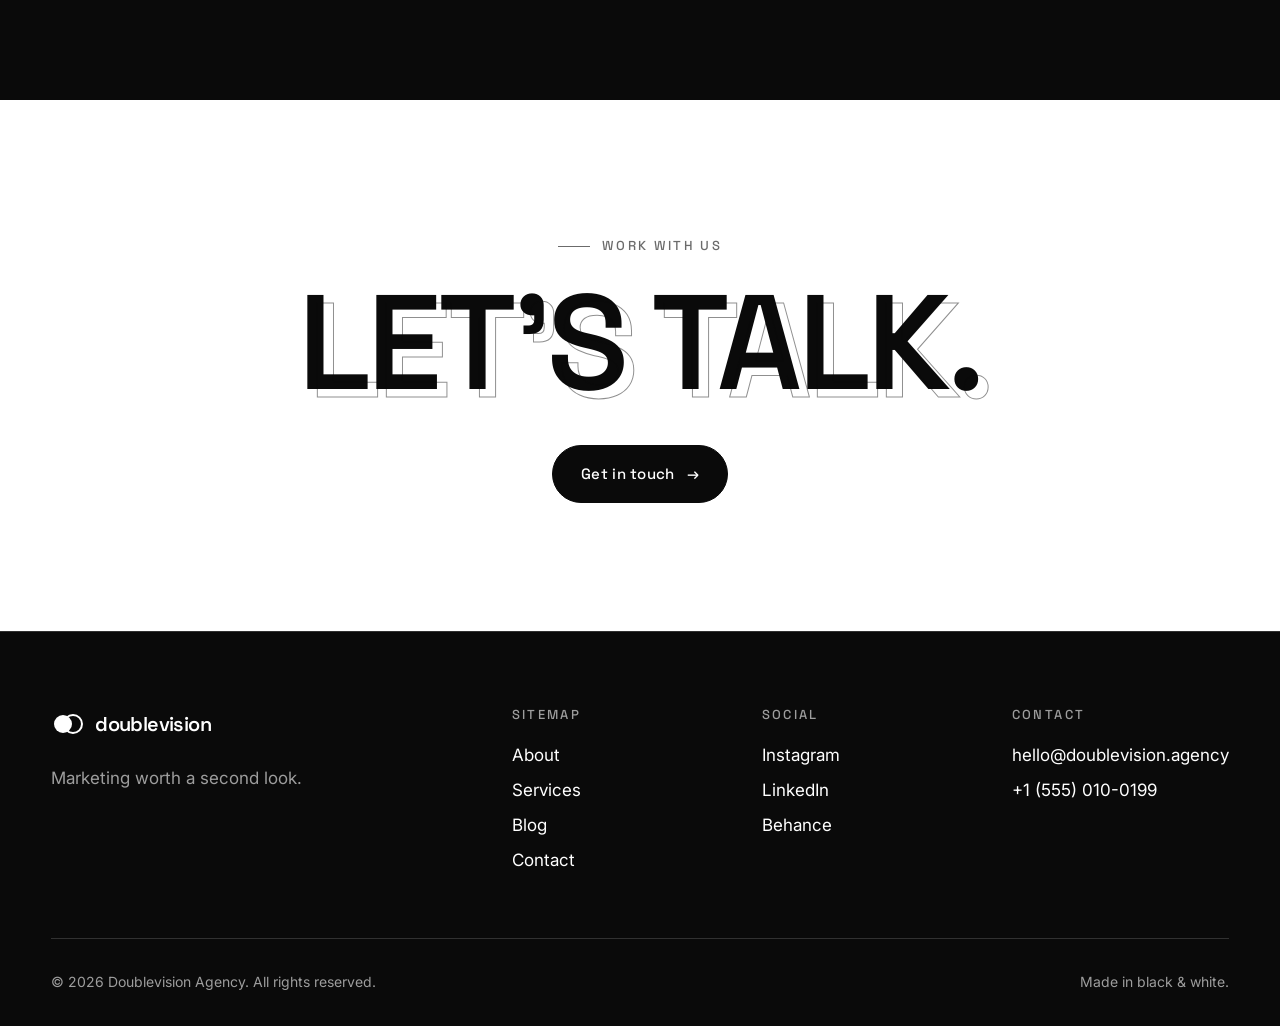
<file: about.html>
<!DOCTYPE html>
<html lang="en">
<head>
  <meta charset="UTF-8">
  <meta name="viewport" content="width=device-width, initial-scale=1">
  <title>About — Doublevision Agency</title>
  <meta name="description" content="Meet Doublevision: a small, senior team of strategists and creatives who look at every brief twice.">
  <link rel="icon" href="data:image/svg+xml,%3Csvg xmlns='http://www.w3.org/2000/svg' viewBox='0 0 34 24'%3E%3Crect width='34' height='24' fill='%230a0a0a'/%3E%3Ccircle cx='12' cy='12' r='8' fill='%23fff'/%3E%3Ccircle cx='22' cy='12' r='8' fill='none' stroke='%23fff' stroke-width='2'/%3E%3C/svg%3E">
  <link rel="preconnect" href="https://fonts.googleapis.com">
  <link rel="preconnect" href="https://fonts.gstatic.com" crossorigin>
  <link href="https://fonts.googleapis.com/css2?family=Inter:wght@400;500&family=Space+Grotesk:wght@400;500;600&display=swap" rel="stylesheet">
  <link rel="stylesheet" href="css/style.css">
</head>
<body class="dark">

  <header class="site-header">
    <a class="logo" href="index.html" aria-label="Doublevision Agency — home">
      <svg viewBox="0 0 34 24" aria-hidden="true"><circle cx="12" cy="12" r="9" fill="currentColor"/><circle cx="22" cy="12" r="9" fill="none" stroke="currentColor" stroke-width="2"/></svg>
      <span>doublevision</span><small>Agency</small>
    </a>
    <button class="nav-toggle" aria-expanded="false" aria-controls="site-nav" aria-label="Toggle menu"><span></span><span></span></button>
    <nav class="site-nav" id="site-nav" aria-label="Main">
      <a href="about.html">About</a>
      <a href="services.html">Services</a>
      <a href="blog.html">Blog</a>
      <a href="contact.html">Contact</a>
      <a class="btn btn--small" href="contact.html">Let's talk <span class="arrow" aria-hidden="true">→</span></a>
    </nav>
  </header>

  <main>

    <section class="page-hero dark" data-double-zone>
      <div class="container">
        <p class="eyebrow" data-reveal>About us</p>
        <h1 data-reveal style="--delay:.1s"><span class="double" data-text="We see things twice.">We see things twice.</span></h1>
        <p class="lead" data-reveal style="--delay:.2s">Doublevision is a small, senior team of strategists and creatives. No layers, no hand-offs to juniors — the people you meet are the people who do the work.</p>
      </div>
    </section>

    <!-- Story -->
    <section class="section light">
      <div class="container split">
        <div data-reveal>
          <p class="eyebrow">Our story</p>
          <h2 class="h-lg">Started with a simple frustration.</h2>
        </div>
        <div class="prose" data-reveal style="--delay:.1s">
          <p>Agencies were either good at thinking or good at making — rarely both. Strategy decks gathered dust while beautiful campaigns missed the point. We started Doublevision to close that gap.</p>
          <p>Here, a strategist and a creative are paired on every project from day one. Each idea has to survive both points of view before it reaches you. It is slower in the first week and much faster in every week after that.</p>
          <p>Nine years on, we work with founders and marketing teams who care about craft, want honest advice, and would rather see real numbers than vanity metrics.</p>
        </div>
      </div>
    </section>

    <!-- Values -->
    <section class="section dark">
      <div class="container">
        <div class="section-head" data-reveal>
          <div>
            <p class="eyebrow">What we believe</p>
            <h2 class="h-lg">Three rules we work by</h2>
          </div>
        </div>
        <div class="values" data-reveal>
          <div class="value">
            <span class="value__mark">01</span>
            <h3>Clarity over cleverness</h3>
            <p class="muted">If an idea needs explaining, it isn't finished. We cut until only the point remains.</p>
          </div>
          <div class="value">
            <span class="value__mark">02</span>
            <h3>Contrast gets noticed</h3>
            <p class="muted">Blending in is the most expensive thing a brand can do. We look for the sharpest difference and lean on it.</p>
          </div>
          <div class="value">
            <span class="value__mark">03</span>
            <h3>Proof, not promises</h3>
            <p class="muted">Every project ships with a measurement plan. You will always know what worked and what didn't.</p>
          </div>
        </div>
      </div>
    </section>

    <!-- Stats -->
    <section class="section light">
      <div class="container">
        <div class="stats" data-reveal>
          <div class="stat">
            <div class="stat__value" data-count="14">14</div>
            <p class="stat__label">People on the team</p>
          </div>
          <div class="stat">
            <div class="stat__value" data-count="48">48</div>
            <p class="stat__label">Brands partnered with</p>
          </div>
          <div class="stat">
            <div class="stat__value" data-count="87" data-suffix="%">87%</div>
            <p class="stat__label">Clients who come back</p>
          </div>
          <div class="stat">
            <div class="stat__value" data-count="9">9</div>
            <p class="stat__label">Years in the game</p>
          </div>
        </div>
      </div>
    </section>

    <!-- Team -->
    <section class="section dark">
      <div class="container">
        <div class="section-head" data-reveal>
          <div>
            <p class="eyebrow">The team</p>
            <h2 class="h-lg">The people behind the pairs</h2>
          </div>
        </div>
        <!-- Placeholder team — swap initials for photos and real names. -->
        <div class="team">
          <div class="member" data-reveal>
            <div class="member__photo"><span class="double" data-text="AM">AM</span></div>
            <h3>Alex Morgan</h3>
            <p>Founder &amp; Strategy Director</p>
          </div>
          <div class="member" data-reveal style="--delay:.08s">
            <div class="member__photo"><span class="double" data-text="SK">SK</span></div>
            <h3>Sam Keller</h3>
            <p>Creative Director</p>
          </div>
          <div class="member" data-reveal style="--delay:.16s">
            <div class="member__photo"><span class="double" data-text="JR">JR</span></div>
            <h3>Jordan Reyes</h3>
            <p>Head of Performance</p>
          </div>
          <div class="member" data-reveal style="--delay:.24s">
            <div class="member__photo"><span class="double" data-text="TN">TN</span></div>
            <h3>Taylor Nguyen</h3>
            <p>Head of Content</p>
          </div>
        </div>
      </div>
    </section>

    <!-- CTA -->
    <section class="section light cta" data-double-zone>
      <div class="container" data-reveal>
        <p class="eyebrow">Work with us</p>
        <h2 class="h-xl"><span class="double" data-text="Let's talk.">Let's talk.</span></h2>
        <a class="btn" href="contact.html">Get in touch <span class="arrow" aria-hidden="true">→</span></a>
      </div>
    </section>

  </main>

  <footer class="site-footer dark">
    <div class="container">
      <div class="footer-grid">
        <div>
          <a class="logo" href="index.html" aria-label="Doublevision Agency — home">
            <svg viewBox="0 0 34 24" aria-hidden="true"><circle cx="12" cy="12" r="9" fill="currentColor"/><circle cx="22" cy="12" r="9" fill="none" stroke="currentColor" stroke-width="2"/></svg>
            <span>doublevision</span>
          </a>
          <p class="footer-tag">Marketing worth a second look.</p>
        </div>
        <div>
          <h4>Sitemap</h4>
          <ul>
            <li><a href="about.html">About</a></li>
            <li><a href="services.html">Services</a></li>
            <li><a href="blog.html">Blog</a></li>
            <li><a href="contact.html">Contact</a></li>
          </ul>
        </div>
        <div>
          <h4>Social</h4>
          <ul>
            <li><a href="#">Instagram</a></li>
            <li><a href="#">LinkedIn</a></li>
            <li><a href="#">Behance</a></li>
          </ul>
        </div>
        <div>
          <h4>Contact</h4>
          <ul>
            <li><a href="mailto:hello@doublevision.agency">hello@doublevision.agency</a></li>
            <li><a href="tel:+15550100199">+1 (555) 010-0199</a></li>
          </ul>
        </div>
      </div>
      <div class="footer-bottom">
        <span>© <span data-year>2026</span> Doublevision Agency. All rights reserved.</span>
        <span>Made in black &amp; white.</span>
      </div>
    </div>
  </footer>

  <script src="js/main.js"></script>
</body>
</html>
</file>
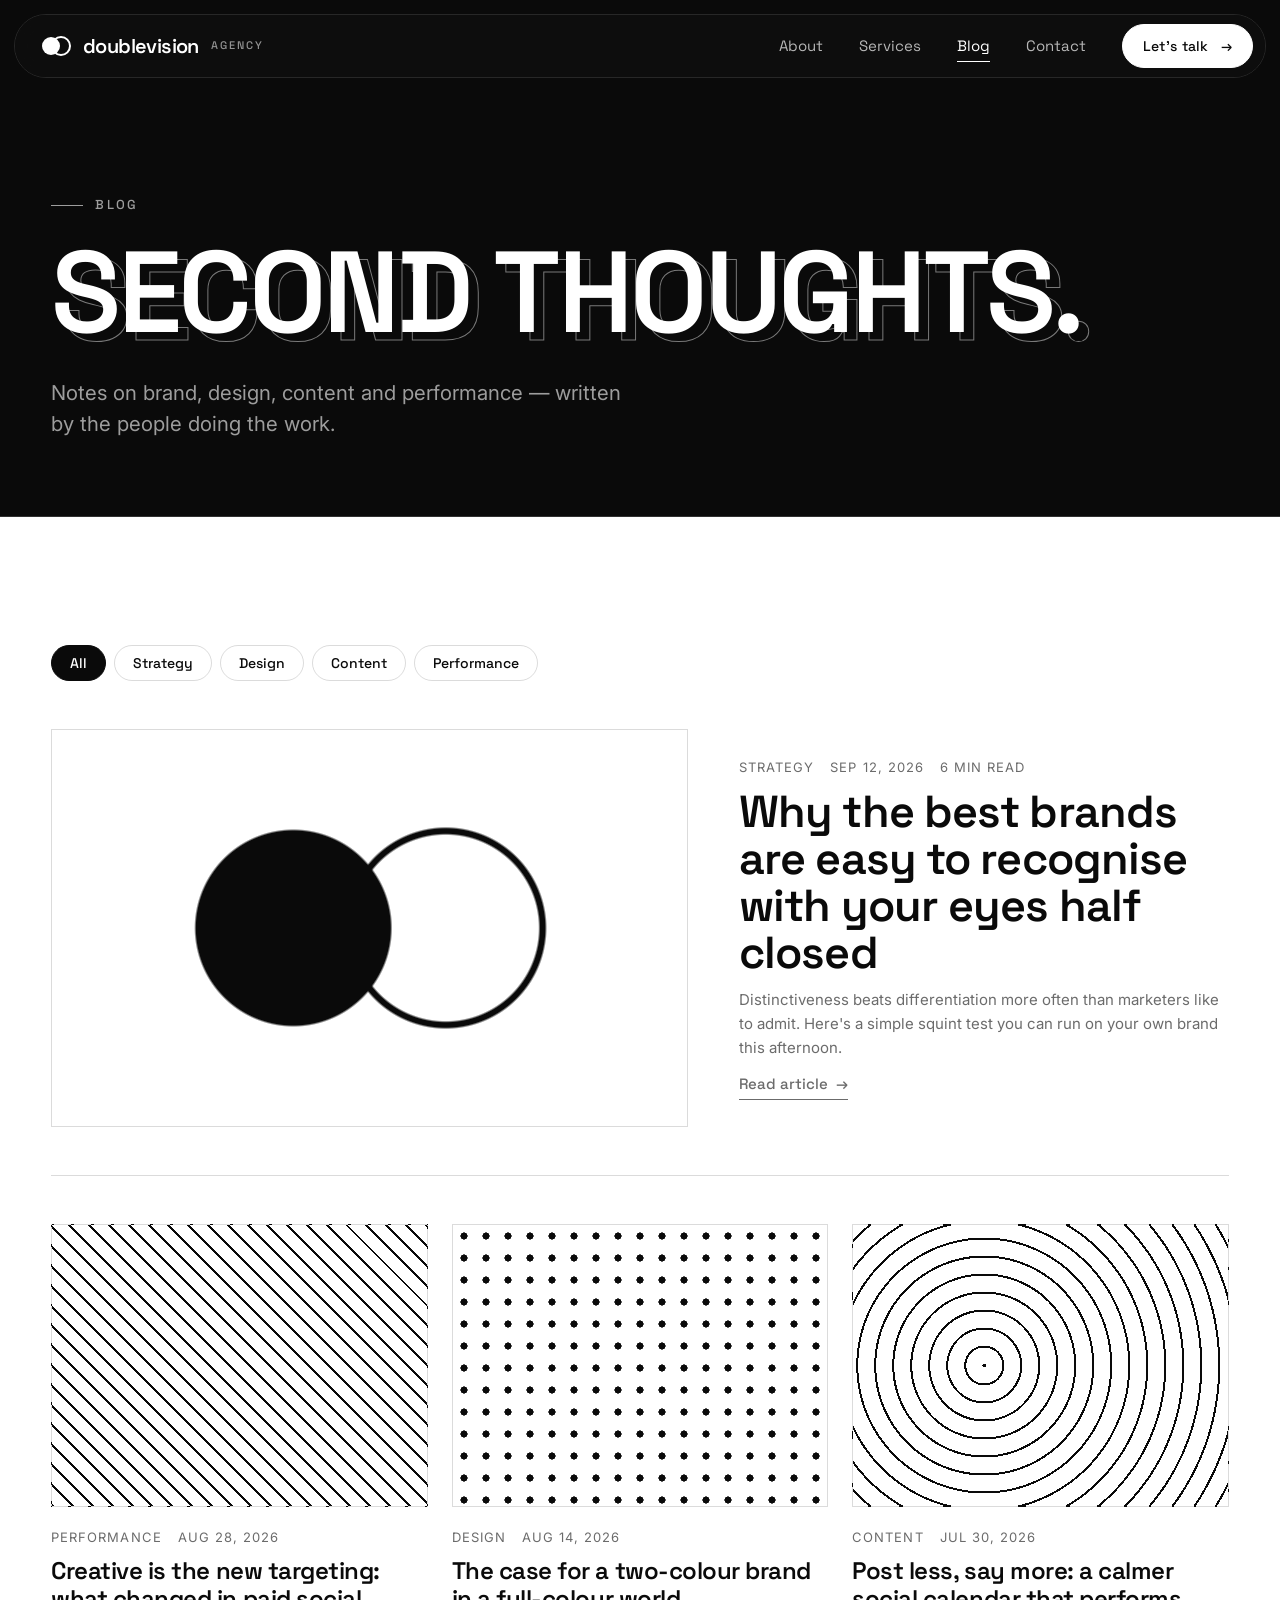
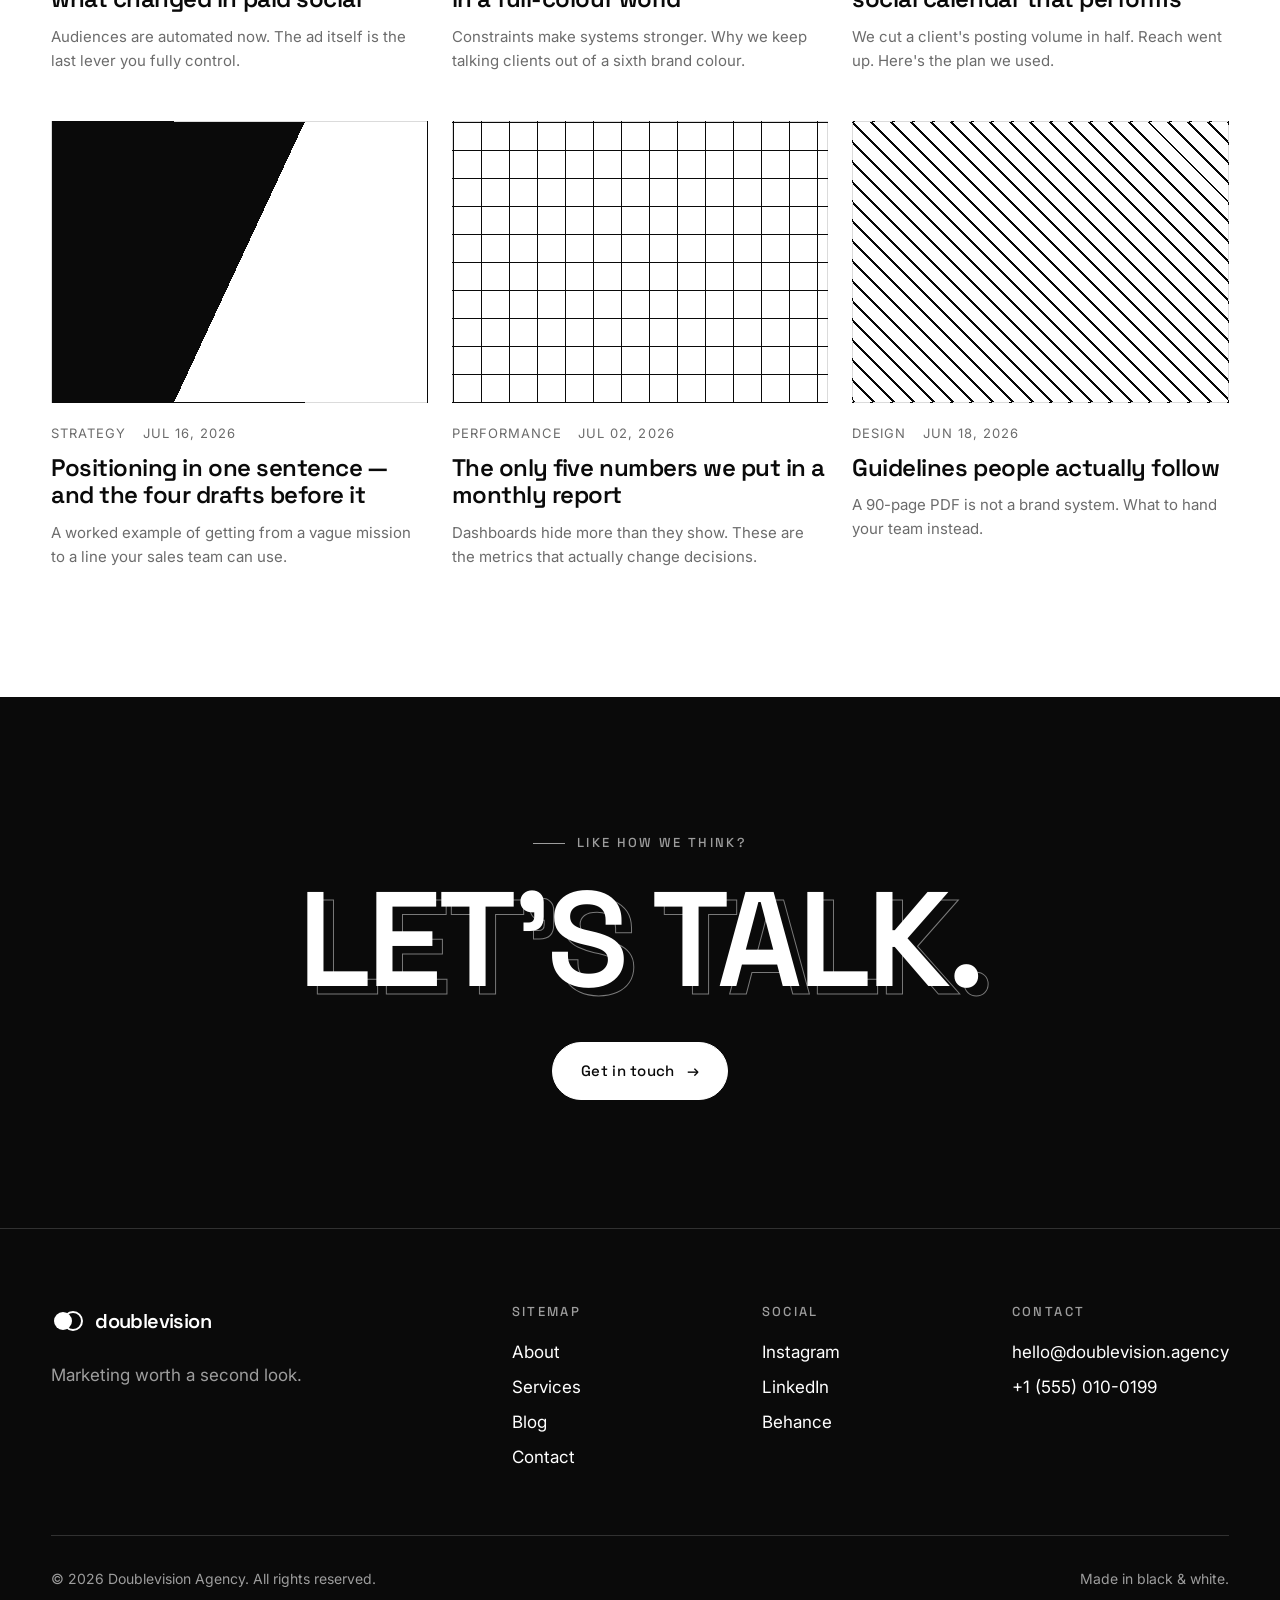
<file: blog.html>
<!DOCTYPE html>
<html lang="en">
<head>
  <meta charset="UTF-8">
  <meta name="viewport" content="width=device-width, initial-scale=1">
  <title>Blog — Doublevision Agency</title>
  <meta name="description" content="Notes on brand, design, content and performance marketing from the Doublevision team.">
  <link rel="icon" href="data:image/svg+xml,%3Csvg xmlns='http://www.w3.org/2000/svg' viewBox='0 0 34 24'%3E%3Crect width='34' height='24' fill='%230a0a0a'/%3E%3Ccircle cx='12' cy='12' r='8' fill='%23fff'/%3E%3Ccircle cx='22' cy='12' r='8' fill='none' stroke='%23fff' stroke-width='2'/%3E%3C/svg%3E">
  <link rel="preconnect" href="https://fonts.googleapis.com">
  <link rel="preconnect" href="https://fonts.gstatic.com" crossorigin>
  <link href="https://fonts.googleapis.com/css2?family=Inter:wght@400;500&family=Space+Grotesk:wght@400;500;600&display=swap" rel="stylesheet">
  <link rel="stylesheet" href="css/style.css">
</head>
<body class="dark">

  <header class="site-header">
    <a class="logo" href="index.html" aria-label="Doublevision Agency — home">
      <svg viewBox="0 0 34 24" aria-hidden="true"><circle cx="12" cy="12" r="9" fill="currentColor"/><circle cx="22" cy="12" r="9" fill="none" stroke="currentColor" stroke-width="2"/></svg>
      <span>doublevision</span><small>Agency</small>
    </a>
    <button class="nav-toggle" aria-expanded="false" aria-controls="site-nav" aria-label="Toggle menu"><span></span><span></span></button>
    <nav class="site-nav" id="site-nav" aria-label="Main">
      <a href="about.html">About</a>
      <a href="services.html">Services</a>
      <a href="blog.html">Blog</a>
      <a href="contact.html">Contact</a>
      <a class="btn btn--small" href="contact.html">Let's talk <span class="arrow" aria-hidden="true">→</span></a>
    </nav>
  </header>

  <main>

    <section class="page-hero dark" data-double-zone>
      <div class="container">
        <p class="eyebrow" data-reveal>Blog</p>
        <h1 data-reveal style="--delay:.1s"><span class="double" data-text="Second thoughts.">Second thoughts.</span></h1>
        <p class="lead" data-reveal style="--delay:.2s">Notes on brand, design, content and performance — written by the people doing the work.</p>
      </div>
    </section>

    <section class="section light">
      <div class="container">

        <div class="filters" role="group" aria-label="Filter posts by topic" data-reveal>
          <button class="filter is-active" type="button" data-filter="all" aria-pressed="true">All</button>
          <button class="filter" type="button" data-filter="strategy" aria-pressed="false">Strategy</button>
          <button class="filter" type="button" data-filter="design" aria-pressed="false">Design</button>
          <button class="filter" type="button" data-filter="content" aria-pressed="false">Content</button>
          <button class="filter" type="button" data-filter="performance" aria-pressed="false">Performance</button>
        </div>

        <!-- Placeholder posts — point each link at a real article page when ready. -->
        <div class="posts">

          <article class="post post--featured" data-category="strategy" data-reveal>
            <a href="#"><div class="post__thumb pattern-eyes"></div></a>
            <div>
              <div class="post__meta"><span>Strategy</span><span>Sep 12, 2026</span><span>6 min read</span></div>
              <h3><a href="#">Why the best brands are easy to recognise with your eyes half closed</a></h3>
              <p>Distinctiveness beats differentiation more often than marketers like to admit. Here's a simple squint test you can run on your own brand this afternoon.</p>
              <p><a class="link-arrow" href="#">Read article <span aria-hidden="true">→</span></a></p>
            </div>
          </article>

          <article class="post" data-category="performance" data-reveal>
            <a href="#">
              <div class="post__thumb pattern-stripes"></div>
              <div class="post__meta"><span>Performance</span><span>Aug 28, 2026</span></div>
              <h3>Creative is the new targeting: what changed in paid social</h3>
              <p>Audiences are automated now. The ad itself is the last lever you fully control.</p>
            </a>
          </article>

          <article class="post" data-category="design" data-reveal style="--delay:.1s">
            <a href="#">
              <div class="post__thumb pattern-dots"></div>
              <div class="post__meta"><span>Design</span><span>Aug 14, 2026</span></div>
              <h3>The case for a two-colour brand in a full-colour world</h3>
              <p>Constraints make systems stronger. Why we keep talking clients out of a sixth brand colour.</p>
            </a>
          </article>

          <article class="post" data-category="content" data-reveal style="--delay:.2s">
            <a href="#">
              <div class="post__thumb pattern-rings"></div>
              <div class="post__meta"><span>Content</span><span>Jul 30, 2026</span></div>
              <h3>Post less, say more: a calmer social calendar that performs</h3>
              <p>We cut a client's posting volume in half. Reach went up. Here's the plan we used.</p>
            </a>
          </article>

          <article class="post" data-category="strategy" data-reveal>
            <a href="#">
              <div class="post__thumb pattern-half"></div>
              <div class="post__meta"><span>Strategy</span><span>Jul 16, 2026</span></div>
              <h3>Positioning in one sentence — and the four drafts before it</h3>
              <p>A worked example of getting from a vague mission to a line your sales team can use.</p>
            </a>
          </article>

          <article class="post" data-category="performance" data-reveal style="--delay:.1s">
            <a href="#">
              <div class="post__thumb pattern-grid"></div>
              <div class="post__meta"><span>Performance</span><span>Jul 02, 2026</span></div>
              <h3>The only five numbers we put in a monthly report</h3>
              <p>Dashboards hide more than they show. These are the metrics that actually change decisions.</p>
            </a>
          </article>

          <article class="post" data-category="design" data-reveal style="--delay:.2s">
            <a href="#">
              <div class="post__thumb pattern-stripes"></div>
              <div class="post__meta"><span>Design</span><span>Jun 18, 2026</span></div>
              <h3>Guidelines people actually follow</h3>
              <p>A 90-page PDF is not a brand system. What to hand your team instead.</p>
            </a>
          </article>

        </div>
      </div>
    </section>

    <!-- CTA -->
    <section class="section dark cta" data-double-zone>
      <div class="container" data-reveal>
        <p class="eyebrow">Like how we think?</p>
        <h2 class="h-xl"><span class="double" data-text="Let's talk.">Let's talk.</span></h2>
        <a class="btn" href="contact.html">Get in touch <span class="arrow" aria-hidden="true">→</span></a>
      </div>
    </section>

  </main>

  <footer class="site-footer dark">
    <div class="container">
      <div class="footer-grid">
        <div>
          <a class="logo" href="index.html" aria-label="Doublevision Agency — home">
            <svg viewBox="0 0 34 24" aria-hidden="true"><circle cx="12" cy="12" r="9" fill="currentColor"/><circle cx="22" cy="12" r="9" fill="none" stroke="currentColor" stroke-width="2"/></svg>
            <span>doublevision</span>
          </a>
          <p class="footer-tag">Marketing worth a second look.</p>
        </div>
        <div>
          <h4>Sitemap</h4>
          <ul>
            <li><a href="about.html">About</a></li>
            <li><a href="services.html">Services</a></li>
            <li><a href="blog.html">Blog</a></li>
            <li><a href="contact.html">Contact</a></li>
          </ul>
        </div>
        <div>
          <h4>Social</h4>
          <ul>
            <li><a href="#">Instagram</a></li>
            <li><a href="#">LinkedIn</a></li>
            <li><a href="#">Behance</a></li>
          </ul>
        </div>
        <div>
          <h4>Contact</h4>
          <ul>
            <li><a href="mailto:hello@doublevision.agency">hello@doublevision.agency</a></li>
            <li><a href="tel:+15550100199">+1 (555) 010-0199</a></li>
          </ul>
        </div>
      </div>
      <div class="footer-bottom">
        <span>© <span data-year>2026</span> Doublevision Agency. All rights reserved.</span>
        <span>Made in black &amp; white.</span>
      </div>
    </div>
  </footer>

  <script src="js/main.js"></script>
</body>
</html>
</file>
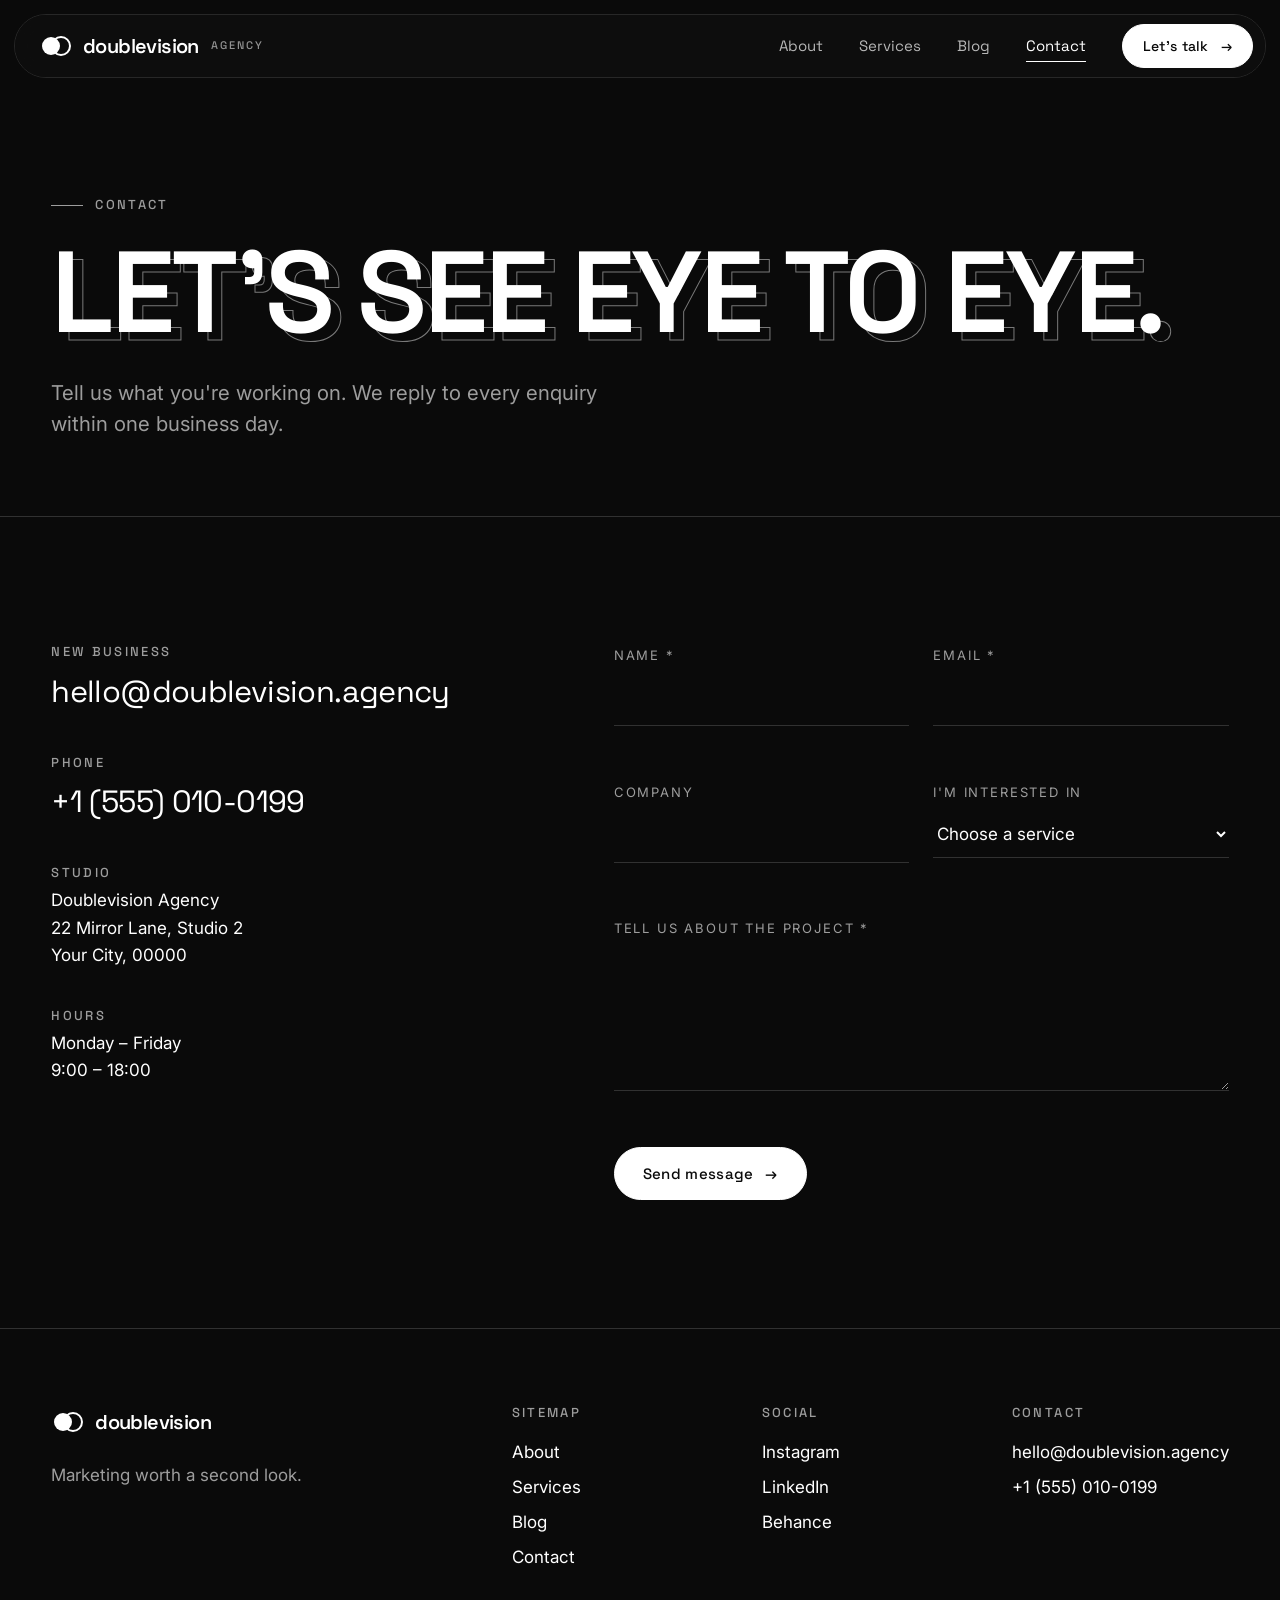
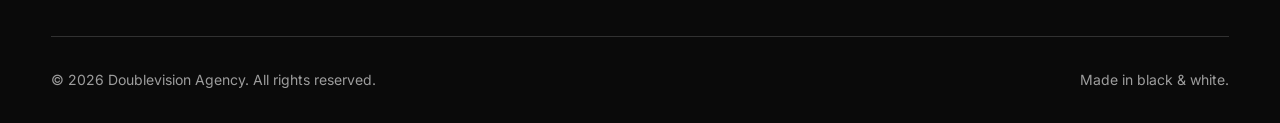
<file: contact.html>
<!DOCTYPE html>
<html lang="en">
<head>
  <meta charset="UTF-8">
  <meta name="viewport" content="width=device-width, initial-scale=1">
  <title>Contact — Doublevision Agency</title>
  <meta name="description" content="Tell us about your project. Doublevision Agency replies to every enquiry within one business day.">
  <link rel="icon" href="data:image/svg+xml,%3Csvg xmlns='http://www.w3.org/2000/svg' viewBox='0 0 34 24'%3E%3Crect width='34' height='24' fill='%230a0a0a'/%3E%3Ccircle cx='12' cy='12' r='8' fill='%23fff'/%3E%3Ccircle cx='22' cy='12' r='8' fill='none' stroke='%23fff' stroke-width='2'/%3E%3C/svg%3E">
  <link rel="preconnect" href="https://fonts.googleapis.com">
  <link rel="preconnect" href="https://fonts.gstatic.com" crossorigin>
  <link href="https://fonts.googleapis.com/css2?family=Inter:wght@400;500&family=Space+Grotesk:wght@400;500;600&display=swap" rel="stylesheet">
  <link rel="stylesheet" href="css/style.css">
</head>
<body class="dark">

  <header class="site-header">
    <a class="logo" href="index.html" aria-label="Doublevision Agency — home">
      <svg viewBox="0 0 34 24" aria-hidden="true"><circle cx="12" cy="12" r="9" fill="currentColor"/><circle cx="22" cy="12" r="9" fill="none" stroke="currentColor" stroke-width="2"/></svg>
      <span>doublevision</span><small>Agency</small>
    </a>
    <button class="nav-toggle" aria-expanded="false" aria-controls="site-nav" aria-label="Toggle menu"><span></span><span></span></button>
    <nav class="site-nav" id="site-nav" aria-label="Main">
      <a href="about.html">About</a>
      <a href="services.html">Services</a>
      <a href="blog.html">Blog</a>
      <a href="contact.html">Contact</a>
      <a class="btn btn--small" href="contact.html">Let's talk <span class="arrow" aria-hidden="true">→</span></a>
    </nav>
  </header>

  <main>

    <section class="page-hero dark" data-double-zone>
      <div class="container">
        <p class="eyebrow" data-reveal>Contact</p>
        <h1 data-reveal style="--delay:.1s"><span class="double" data-text="Let's see eye to eye.">Let's see eye to eye.</span></h1>
        <p class="lead" data-reveal style="--delay:.2s">Tell us what you're working on. We reply to every enquiry within one business day.</p>
      </div>
    </section>

    <section class="section dark">
      <div class="container contact-grid">

        <!-- Placeholder contact details — replace with the real ones. -->
        <aside class="contact-info" data-reveal>
          <div>
            <h3>New business</h3>
            <p class="big"><a href="mailto:hello@doublevision.agency">hello@doublevision.agency</a></p>
          </div>
          <div>
            <h3>Phone</h3>
            <p class="big"><a href="tel:+15550100199">+1 (555) 010-0199</a></p>
          </div>
          <div>
            <h3>Studio</h3>
            <p>Doublevision Agency<br>22 Mirror Lane, Studio 2<br>Your City, 00000</p>
          </div>
          <div>
            <h3>Hours</h3>
            <p>Monday – Friday<br>9:00 – 18:00</p>
          </div>
        </aside>

        <form class="form" id="contact-form" novalidate data-reveal style="--delay:.1s">
          <div class="field">
            <label for="name">Name *</label>
            <input id="name" name="name" type="text" autocomplete="name" required>
            <span class="field__error" aria-live="polite"></span>
          </div>
          <div class="field">
            <label for="email">Email *</label>
            <input id="email" name="email" type="email" autocomplete="email" required>
            <span class="field__error" aria-live="polite"></span>
          </div>
          <div class="field">
            <label for="company">Company</label>
            <input id="company" name="company" type="text" autocomplete="organization">
            <span class="field__error"></span>
          </div>
          <div class="field">
            <label for="service">I'm interested in</label>
            <select id="service" name="service">
              <option value="">Choose a service</option>
              <option>Brand strategy</option>
              <option>Identity &amp; design</option>
              <option>Content &amp; social</option>
              <option>Performance marketing</option>
              <option>Not sure yet</option>
            </select>
            <span class="field__error"></span>
          </div>
          <div class="field field--full">
            <label for="message">Tell us about the project *</label>
            <textarea id="message" name="message" required></textarea>
            <span class="field__error" aria-live="polite"></span>
          </div>
          <div class="field--full">
            <button class="btn" type="submit">Send message <span class="arrow" aria-hidden="true">→</span></button>
          </div>
          <p class="form__status" role="status" tabindex="-1" hidden></p>
        </form>

      </div>
    </section>

  </main>

  <footer class="site-footer dark">
    <div class="container">
      <div class="footer-grid">
        <div>
          <a class="logo" href="index.html" aria-label="Doublevision Agency — home">
            <svg viewBox="0 0 34 24" aria-hidden="true"><circle cx="12" cy="12" r="9" fill="currentColor"/><circle cx="22" cy="12" r="9" fill="none" stroke="currentColor" stroke-width="2"/></svg>
            <span>doublevision</span>
          </a>
          <p class="footer-tag">Marketing worth a second look.</p>
        </div>
        <div>
          <h4>Sitemap</h4>
          <ul>
            <li><a href="about.html">About</a></li>
            <li><a href="services.html">Services</a></li>
            <li><a href="blog.html">Blog</a></li>
            <li><a href="contact.html">Contact</a></li>
          </ul>
        </div>
        <div>
          <h4>Social</h4>
          <ul>
            <li><a href="#">Instagram</a></li>
            <li><a href="#">LinkedIn</a></li>
            <li><a href="#">Behance</a></li>
          </ul>
        </div>
        <div>
          <h4>Contact</h4>
          <ul>
            <li><a href="mailto:hello@doublevision.agency">hello@doublevision.agency</a></li>
            <li><a href="tel:+15550100199">+1 (555) 010-0199</a></li>
          </ul>
        </div>
      </div>
      <div class="footer-bottom">
        <span>© <span data-year>2026</span> Doublevision Agency. All rights reserved.</span>
        <span>Made in black &amp; white.</span>
      </div>
    </div>
  </footer>

  <script src="js/main.js"></script>
</body>
</html>
</file>
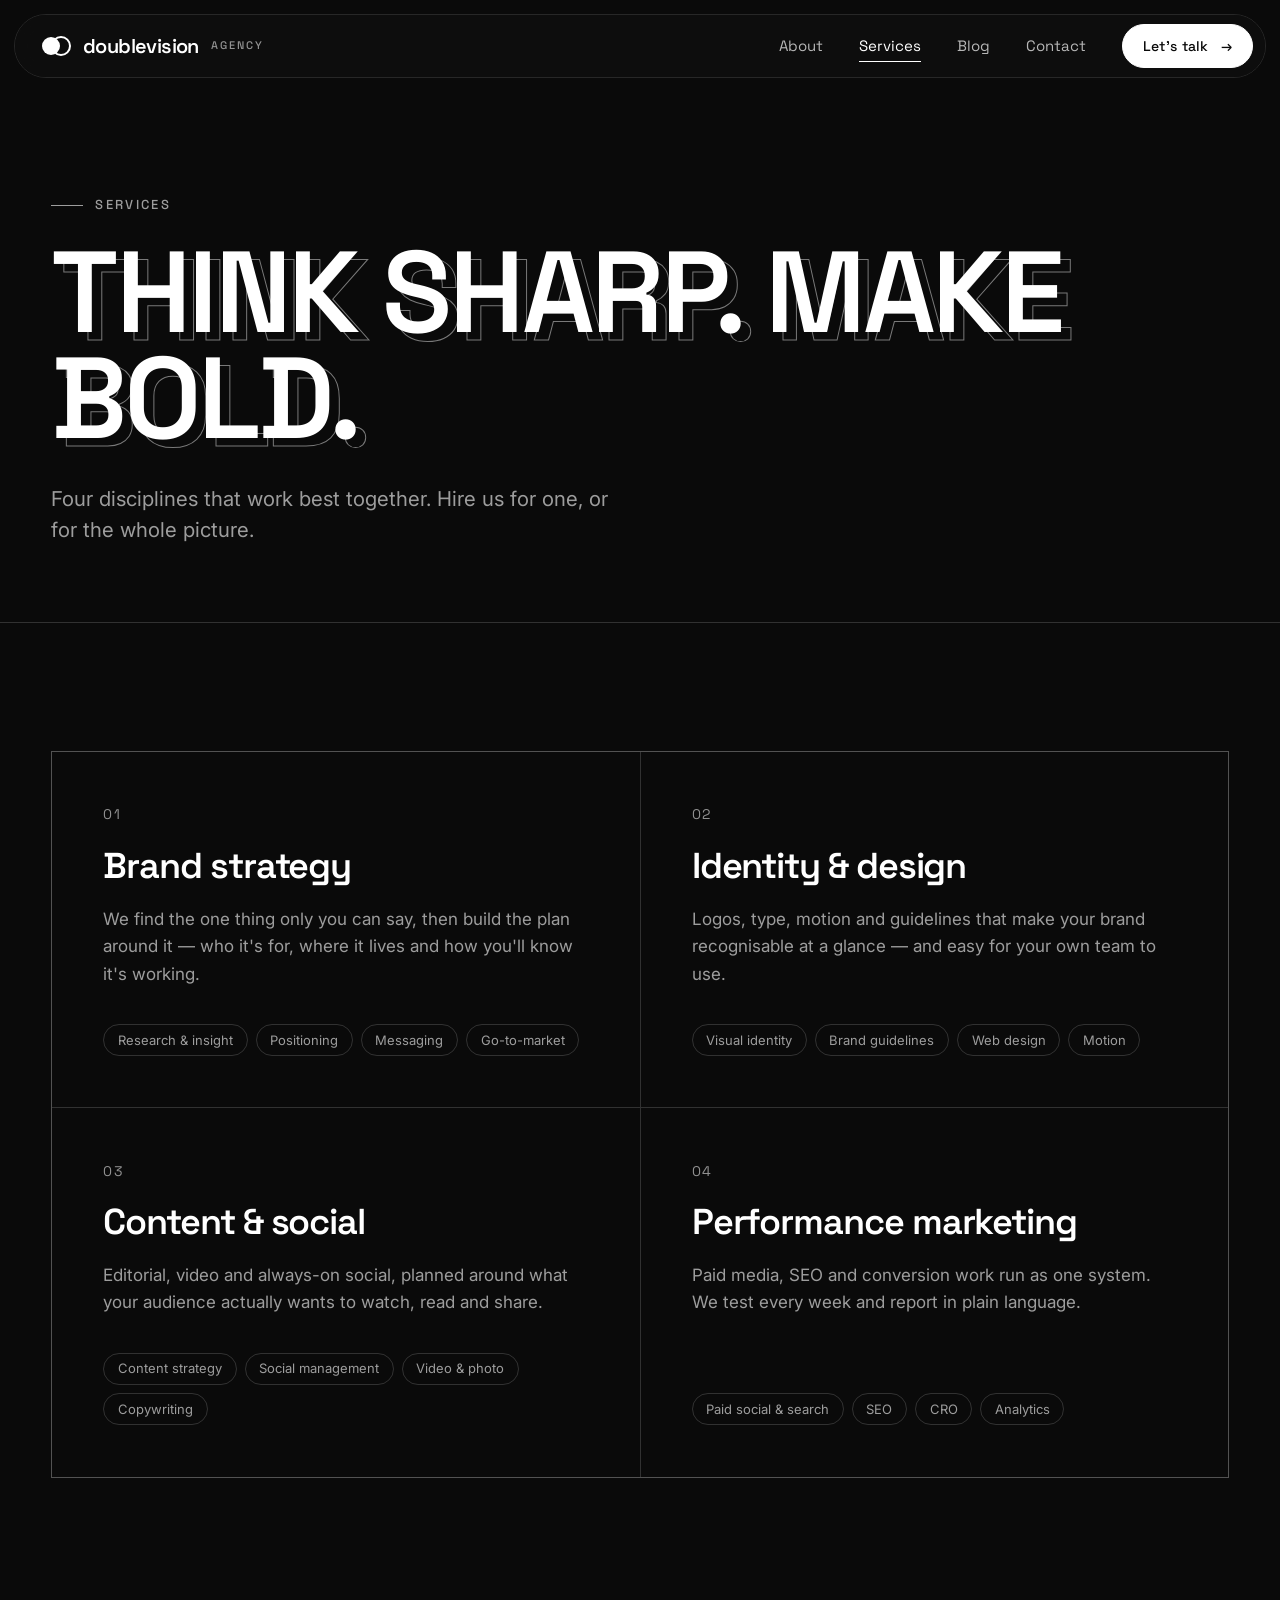
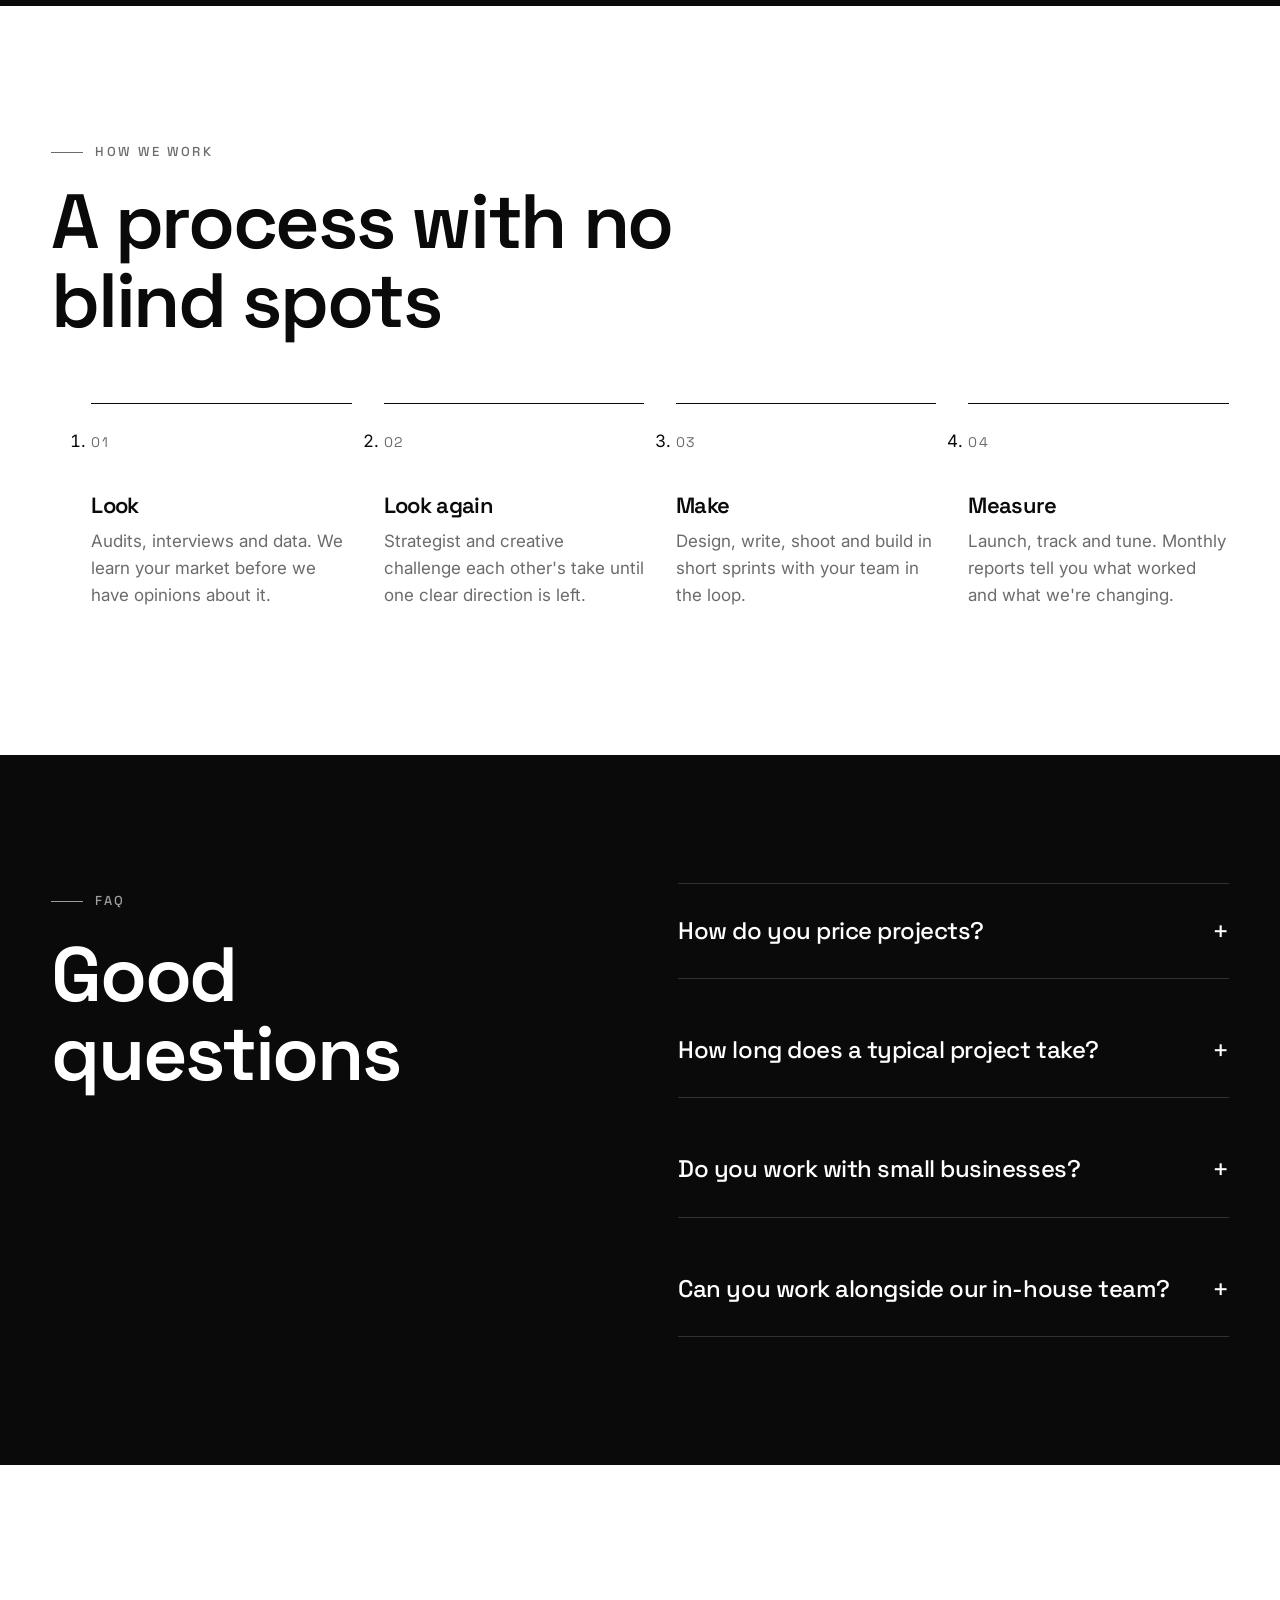
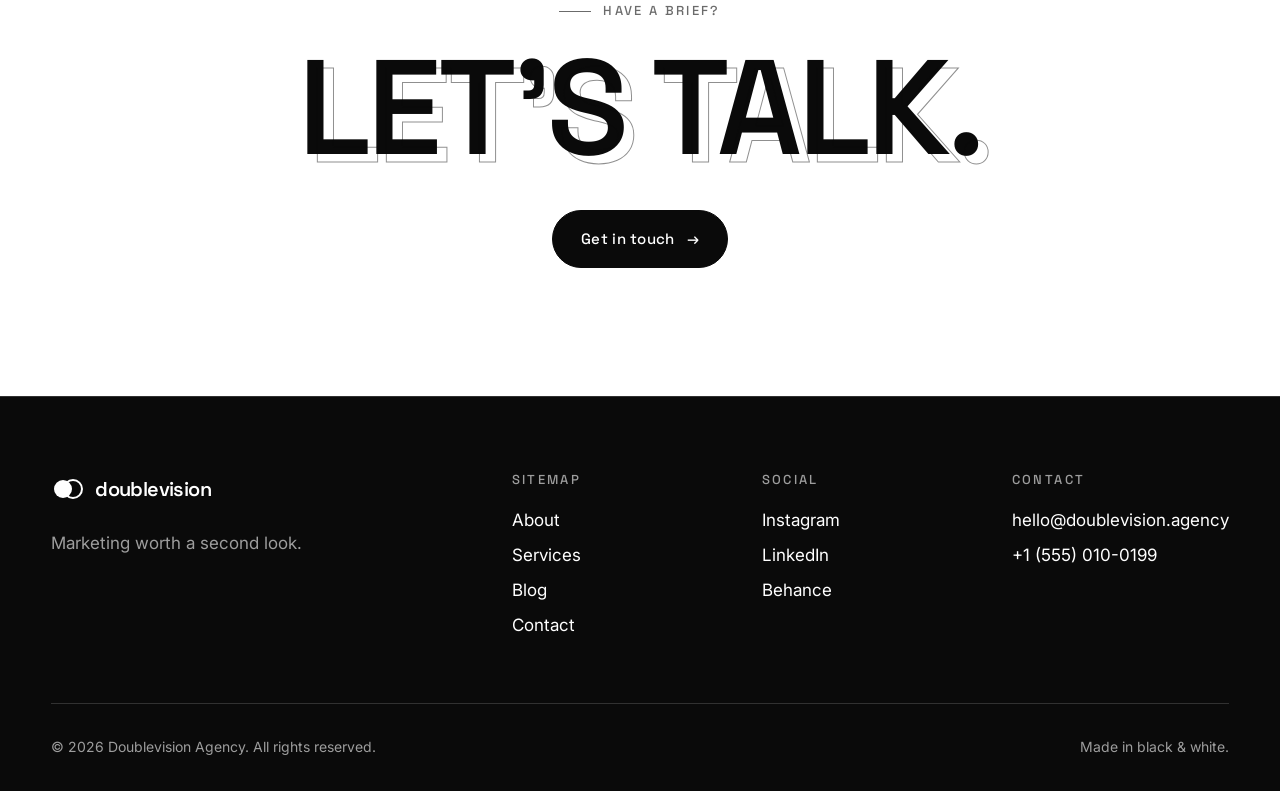
<file: services.html>
<!DOCTYPE html>
<html lang="en">
<head>
  <meta charset="UTF-8">
  <meta name="viewport" content="width=device-width, initial-scale=1">
  <title>Services — Doublevision Agency</title>
  <meta name="description" content="Brand strategy, identity and design, content and social, and performance marketing from Doublevision Agency.">
  <link rel="icon" href="data:image/svg+xml,%3Csvg xmlns='http://www.w3.org/2000/svg' viewBox='0 0 34 24'%3E%3Crect width='34' height='24' fill='%230a0a0a'/%3E%3Ccircle cx='12' cy='12' r='8' fill='%23fff'/%3E%3Ccircle cx='22' cy='12' r='8' fill='none' stroke='%23fff' stroke-width='2'/%3E%3C/svg%3E">
  <link rel="preconnect" href="https://fonts.googleapis.com">
  <link rel="preconnect" href="https://fonts.gstatic.com" crossorigin>
  <link href="https://fonts.googleapis.com/css2?family=Inter:wght@400;500&family=Space+Grotesk:wght@400;500;600&display=swap" rel="stylesheet">
  <link rel="stylesheet" href="css/style.css">
</head>
<body class="dark">

  <header class="site-header">
    <a class="logo" href="index.html" aria-label="Doublevision Agency — home">
      <svg viewBox="0 0 34 24" aria-hidden="true"><circle cx="12" cy="12" r="9" fill="currentColor"/><circle cx="22" cy="12" r="9" fill="none" stroke="currentColor" stroke-width="2"/></svg>
      <span>doublevision</span><small>Agency</small>
    </a>
    <button class="nav-toggle" aria-expanded="false" aria-controls="site-nav" aria-label="Toggle menu"><span></span><span></span></button>
    <nav class="site-nav" id="site-nav" aria-label="Main">
      <a href="about.html">About</a>
      <a href="services.html">Services</a>
      <a href="blog.html">Blog</a>
      <a href="contact.html">Contact</a>
      <a class="btn btn--small" href="contact.html">Let's talk <span class="arrow" aria-hidden="true">→</span></a>
    </nav>
  </header>

  <main>

    <section class="page-hero dark" data-double-zone>
      <div class="container">
        <p class="eyebrow" data-reveal>Services</p>
        <h1 data-reveal style="--delay:.1s"><span class="double" data-text="Think sharp. Make bold.">Think sharp. Make bold.</span></h1>
        <p class="lead" data-reveal style="--delay:.2s">Four disciplines that work best together. Hire us for one, or for the whole picture.</p>
      </div>
    </section>

    <!-- Service cards -->
    <section class="section dark">
      <div class="container">
        <div class="service-grid" data-reveal>
          <article class="service-card" id="strategy">
            <span class="service-card__num">01</span>
            <h2 class="h-md">Brand strategy</h2>
            <p class="muted">We find the one thing only you can say, then build the plan around it — who it's for, where it lives and how you'll know it's working.</p>
            <ul class="tags">
              <li>Research &amp; insight</li>
              <li>Positioning</li>
              <li>Messaging</li>
              <li>Go-to-market</li>
            </ul>
          </article>
          <article class="service-card" id="identity">
            <span class="service-card__num">02</span>
            <h2 class="h-md">Identity &amp; design</h2>
            <p class="muted">Logos, type, motion and guidelines that make your brand recognisable at a glance — and easy for your own team to use.</p>
            <ul class="tags">
              <li>Visual identity</li>
              <li>Brand guidelines</li>
              <li>Web design</li>
              <li>Motion</li>
            </ul>
          </article>
          <article class="service-card" id="content">
            <span class="service-card__num">03</span>
            <h2 class="h-md">Content &amp; social</h2>
            <p class="muted">Editorial, video and always-on social, planned around what your audience actually wants to watch, read and share.</p>
            <ul class="tags">
              <li>Content strategy</li>
              <li>Social management</li>
              <li>Video &amp; photo</li>
              <li>Copywriting</li>
            </ul>
          </article>
          <article class="service-card" id="performance">
            <span class="service-card__num">04</span>
            <h2 class="h-md">Performance marketing</h2>
            <p class="muted">Paid media, SEO and conversion work run as one system. We test every week and report in plain language.</p>
            <ul class="tags">
              <li>Paid social &amp; search</li>
              <li>SEO</li>
              <li>CRO</li>
              <li>Analytics</li>
            </ul>
          </article>
        </div>
      </div>
    </section>

    <!-- Process -->
    <section class="section light">
      <div class="container">
        <div class="section-head" data-reveal>
          <div>
            <p class="eyebrow">How we work</p>
            <h2 class="h-lg">A process with no blind spots</h2>
          </div>
        </div>
        <ol class="process">
          <li data-reveal>
            <h3>Look</h3>
            <p class="muted">Audits, interviews and data. We learn your market before we have opinions about it.</p>
          </li>
          <li data-reveal style="--delay:.08s">
            <h3>Look again</h3>
            <p class="muted">Strategist and creative challenge each other's take until one clear direction is left.</p>
          </li>
          <li data-reveal style="--delay:.16s">
            <h3>Make</h3>
            <p class="muted">Design, write, shoot and build in short sprints with your team in the loop.</p>
          </li>
          <li data-reveal style="--delay:.24s">
            <h3>Measure</h3>
            <p class="muted">Launch, track and tune. Monthly reports tell you what worked and what we're changing.</p>
          </li>
        </ol>
      </div>
    </section>

    <!-- FAQ -->
    <section class="section dark">
      <div class="container split">
        <div data-reveal>
          <p class="eyebrow">FAQ</p>
          <h2 class="h-lg">Good questions</h2>
        </div>
        <div class="faq" data-reveal style="--delay:.1s">
          <details>
            <summary>How do you price projects?</summary>
            <p>Fixed fees for defined projects such as a brand identity, and monthly retainers for ongoing work like social and performance. You get a clear scope and number before anything starts.</p>
          </details>
          <details>
            <summary>How long does a typical project take?</summary>
            <p>A brand strategy and identity usually runs 8–12 weeks. Campaigns take 4–6 weeks to launch. Retainers start with a 3-month minimum so there's time to learn and improve.</p>
          </details>
          <details>
            <summary>Do you work with small businesses?</summary>
            <p>Yes. We work with funded start-ups through to established companies. What matters more than size is a team that wants to do distinctive work.</p>
          </details>
          <details>
            <summary>Can you work alongside our in-house team?</summary>
            <p>That's how most of our engagements run. We plug into your tools and meetings, and hand over everything we build.</p>
          </details>
        </div>
      </div>
    </section>

    <!-- CTA -->
    <section class="section light cta" data-double-zone>
      <div class="container" data-reveal>
        <p class="eyebrow">Have a brief?</p>
        <h2 class="h-xl"><span class="double" data-text="Let's talk.">Let's talk.</span></h2>
        <a class="btn" href="contact.html">Get in touch <span class="arrow" aria-hidden="true">→</span></a>
      </div>
    </section>

  </main>

  <footer class="site-footer dark">
    <div class="container">
      <div class="footer-grid">
        <div>
          <a class="logo" href="index.html" aria-label="Doublevision Agency — home">
            <svg viewBox="0 0 34 24" aria-hidden="true"><circle cx="12" cy="12" r="9" fill="currentColor"/><circle cx="22" cy="12" r="9" fill="none" stroke="currentColor" stroke-width="2"/></svg>
            <span>doublevision</span>
          </a>
          <p class="footer-tag">Marketing worth a second look.</p>
        </div>
        <div>
          <h4>Sitemap</h4>
          <ul>
            <li><a href="about.html">About</a></li>
            <li><a href="services.html">Services</a></li>
            <li><a href="blog.html">Blog</a></li>
            <li><a href="contact.html">Contact</a></li>
          </ul>
        </div>
        <div>
          <h4>Social</h4>
          <ul>
            <li><a href="#">Instagram</a></li>
            <li><a href="#">LinkedIn</a></li>
            <li><a href="#">Behance</a></li>
          </ul>
        </div>
        <div>
          <h4>Contact</h4>
          <ul>
            <li><a href="mailto:hello@doublevision.agency">hello@doublevision.agency</a></li>
            <li><a href="tel:+15550100199">+1 (555) 010-0199</a></li>
          </ul>
        </div>
      </div>
      <div class="footer-bottom">
        <span>© <span data-year>2026</span> Doublevision Agency. All rights reserved.</span>
        <span>Made in black &amp; white.</span>
      </div>
    </div>
  </footer>

  <script src="js/main.js"></script>
</body>
</html>
</file>
<file: css/style.css>
/* ==========================================================================
   Doublevision Agency — shared stylesheet
   Black & white brand. Sections flip between .dark and .light.
   ========================================================================== */

:root {
  --black: #0a0a0a;
  --white: #ffffff;
  --gray: #8c8c8c;
  --gray-dark: #1c1c1c;
  --gray-light: #f2f2f2;
  --font-display: "Space Grotesk", "Helvetica Neue", Arial, sans-serif;
  --font-body: "Inter", "Helvetica Neue", Arial, sans-serif;
  --gutter: clamp(1.25rem, 4vw, 4rem);
  --section: clamp(4rem, 10vw, 9rem);
  --header-h: 72px;
  --ease: cubic-bezier(0.2, 0.7, 0.2, 1);
}

*,
*::before,
*::after {
  box-sizing: border-box;
}

html {
  scroll-behavior: smooth;
  -webkit-text-size-adjust: 100%;
}

body {
  margin: 0;
  font-family: var(--font-body);
  font-size: 1.0625rem;
  line-height: 1.6;
  color: var(--white);
  background: var(--black);
  -webkit-font-smoothing: antialiased;
}

img,
svg {
  display: block;
  max-width: 100%;
}

a {
  color: inherit;
  text-decoration: none;
}

h1,
h2,
h3,
h4 {
  margin: 0;
  font-family: var(--font-display);
  font-weight: 600;
  line-height: 1.02;
  letter-spacing: -0.03em;
}

p {
  margin: 0;
}

ul {
  margin: 0;
  padding: 0;
  list-style: none;
}

::selection {
  background: var(--white);
  color: var(--black);
}

.light ::selection {
  background: var(--black);
  color: var(--white);
}

:focus-visible {
  outline: 2px solid currentColor;
  outline-offset: 4px;
}

.container {
  width: 100%;
  max-width: 1320px;
  margin: 0 auto;
  padding: 0 var(--gutter);
}

/* ---------- Colour modes ---------- */

.dark {
  background: var(--black);
  color: var(--white);
  --fg: var(--white);
  --bg: var(--black);
  --line: rgba(255, 255, 255, 0.16);
  --muted: rgba(255, 255, 255, 0.6);
}

.light {
  background: var(--white);
  color: var(--black);
  --fg: var(--black);
  --bg: var(--white);
  --line: rgba(0, 0, 0, 0.14);
  --muted: rgba(0, 0, 0, 0.58);
}

.section {
  padding: var(--section) 0;
}

/* ---------- Type helpers ---------- */

.eyebrow {
  display: inline-flex;
  align-items: center;
  gap: 0.75rem;
  font-family: var(--font-display);
  font-size: 0.8125rem;
  font-weight: 500;
  letter-spacing: 0.18em;
  text-transform: uppercase;
  color: var(--muted);
}

.eyebrow::before {
  content: "";
  width: 2rem;
  height: 1px;
  background: currentColor;
}

.h-xl {
  font-size: clamp(3rem, 10.5vw, 10rem);
  text-transform: uppercase;
  line-height: 0.92;
}

.h-lg {
  font-size: clamp(2.25rem, 6vw, 5rem);
}

.h-md {
  font-size: clamp(1.5rem, 3vw, 2.25rem);
  line-height: 1.12;
}

.lead {
  font-size: clamp(1.125rem, 1.6vw, 1.375rem);
  line-height: 1.5;
  color: var(--muted);
  max-width: 44ch;
}

.muted {
  color: var(--muted);
}

/* The "double vision" effect: an outlined ghost copy offset behind the text.
   Offsets are driven by --dx / --dy, which main.js nudges on pointer move. */
.double {
  position: relative;
  display: block;
}

.double::after {
  content: attr(data-text);
  position: absolute;
  inset: 0;
  color: transparent;
  -webkit-text-stroke: 1px var(--fg);
  opacity: 0.45;
  transform: translate(var(--dx, 10px), var(--dy, 8px));
  transition: transform 0.5s var(--ease);
  pointer-events: none;
  user-select: none;
}

/* ---------- Buttons ---------- */

.btn {
  display: inline-flex;
  align-items: center;
  gap: 0.75rem;
  padding: 1rem 1.75rem;
  border: 1px solid var(--fg);
  border-radius: 999px;
  background: var(--fg);
  color: var(--bg);
  font-family: var(--font-display);
  font-size: 0.9375rem;
  font-weight: 500;
  letter-spacing: 0.02em;
  cursor: pointer;
  transition: background 0.3s var(--ease), color 0.3s var(--ease);
}

.btn:hover {
  background: transparent;
  color: var(--fg);
}

.btn--ghost {
  background: transparent;
  color: var(--fg);
}

.btn--ghost:hover {
  background: var(--fg);
  color: var(--bg);
}

.btn--small {
  padding: 0.625rem 1.25rem;
  font-size: 0.875rem;
}

.btn .arrow {
  transition: transform 0.3s var(--ease);
}

.btn:hover .arrow {
  transform: translateX(4px);
}

.link-arrow {
  display: inline-flex;
  align-items: center;
  gap: 0.5rem;
  font-family: var(--font-display);
  font-weight: 500;
  border-bottom: 1px solid currentColor;
  padding-bottom: 0.2rem;
}

.link-arrow span {
  transition: transform 0.3s var(--ease);
}

.link-arrow:hover span {
  transform: translateX(4px);
}

/* ---------- Header ---------- */

/* Floating pill. Centred with left/right + auto margins rather than a
   transform, which would turn the header into the containing block for
   the fixed mobile nav. */
.site-header {
  position: fixed;
  inset: 14px 14px auto 14px;
  z-index: 50;
  max-width: 1292px;
  height: 64px;
  margin: 0 auto;
  display: flex;
  align-items: center;
  justify-content: space-between;
  padding: 0 0.75rem 0 1.5rem;
  border: 1px solid rgba(255, 255, 255, 0.12);
  border-radius: 999px;
  transition: border-color 0.3s var(--ease);
  --fg: var(--white);
  --bg: var(--black);
}

/* Scroll progress bar (injected by main.js) */
.progress {
  position: fixed;
  inset: 0 0 auto 0;
  z-index: 60;
  height: 2px;
  background: var(--white);
  mix-blend-mode: difference;
  transform: scaleX(0);
  transform-origin: left;
  pointer-events: none;
}

/* Blur lives on a pseudo-element: backdrop-filter on the header itself would
   make it the containing block for the fixed mobile nav and clip the overlay. */
.site-header::before {
  content: "";
  position: absolute;
  inset: 0;
  z-index: -1;
  border-radius: inherit;
  background: rgba(16, 16, 16, 0.72);
  backdrop-filter: blur(18px) saturate(1.2);
  -webkit-backdrop-filter: blur(18px) saturate(1.2);
  transition: background 0.3s var(--ease);
}

.site-header.is-scrolled {
  border-color: rgba(255, 255, 255, 0.22);
}

.site-header.is-scrolled::before {
  background: rgba(10, 10, 10, 0.9);
}

.logo {
  display: inline-flex;
  align-items: center;
  gap: 0.625rem;
  font-family: var(--font-display);
  font-size: 1.25rem;
  font-weight: 600;
  letter-spacing: -0.03em;
}

.logo svg {
  width: 34px;
  height: 24px;
}

.logo small {
  font-size: 0.6875rem;
  font-weight: 500;
  letter-spacing: 0.18em;
  text-transform: uppercase;
  opacity: 0.55;
  margin-left: 0.125rem;
}

.site-nav {
  display: flex;
  align-items: center;
  gap: 2.25rem;
  font-family: var(--font-display);
  font-size: 0.9375rem;
}

.site-nav a:not(.btn) {
  position: relative;
  padding: 0.25rem 0;
  opacity: 0.7;
  transition: opacity 0.2s;
}

.site-nav a:not(.btn)::after {
  content: "";
  position: absolute;
  left: 0;
  bottom: 0;
  width: 100%;
  height: 1px;
  background: currentColor;
  transform: scaleX(0);
  transform-origin: left;
  transition: transform 0.3s var(--ease);
}

.site-nav a:not(.btn):hover,
.site-nav a[aria-current="page"] {
  opacity: 1;
}

.site-nav a:not(.btn):hover::after,
.site-nav a[aria-current="page"]::after {
  transform: scaleX(1);
}

.nav-toggle {
  display: none;
  width: 44px;
  height: 44px;
  padding: 0;
  border: 0;
  background: none;
  color: inherit;
  cursor: pointer;
}

.nav-toggle span {
  display: block;
  width: 26px;
  height: 2px;
  margin: 6px auto;
  background: currentColor;
  transition: transform 0.3s var(--ease);
}

.nav-toggle[aria-expanded="true"] span:first-child {
  transform: translateY(4px) rotate(45deg);
}

.nav-toggle[aria-expanded="true"] span:last-child {
  transform: translateY(-4px) rotate(-45deg);
}

/* ---------- Hero (home) ---------- */

.hero {
  position: relative;
  min-height: 100vh;
  min-height: 100svh;
  display: flex;
  flex-direction: column;
  justify-content: flex-end;
  padding: calc(var(--header-h) + 3rem) 0 3rem;
  overflow: hidden;
}

.hero__rings {
  position: absolute;
  top: 50%;
  right: -12vw;
  width: min(70vw, 900px);
  transform: translateY(-55%);
  opacity: 0.22;
  pointer-events: none;
}

.hero__rings circle {
  fill: none;
  stroke: var(--white);
  stroke-width: 1;
}

.hero .container {
  position: relative;
}

.hero h1 {
  margin: 1.5rem 0 2.5rem;
}

.hero__foot {
  display: flex;
  flex-wrap: wrap;
  align-items: flex-end;
  justify-content: space-between;
  gap: 2rem;
  padding-top: 2rem;
  border-top: 1px solid var(--line);
}

.hero__actions {
  display: flex;
  flex-wrap: wrap;
  gap: 0.75rem;
}

/* ---------- Page hero (inner pages) ---------- */

.page-hero {
  padding: calc(var(--header-h) + clamp(4rem, 9vw, 8rem)) 0 clamp(3rem, 6vw, 5rem);
  border-bottom: 1px solid var(--line);
}

.page-hero h1 {
  margin: 1.5rem 0 2rem;
  font-size: clamp(2.75rem, 9vw, 8rem);
  text-transform: uppercase;
  line-height: 0.92;
}

/* ---------- Marquee ---------- */

.marquee {
  overflow: hidden;
  padding: 1.25rem 0;
  border-top: 1px solid var(--line);
  border-bottom: 1px solid var(--line);
}

.marquee__track {
  display: flex;
  width: max-content;
  animation: marquee 32s linear infinite;
}

.marquee__track span {
  display: inline-flex;
  align-items: center;
  gap: 2.5rem;
  padding-right: 2.5rem;
  font-family: var(--font-display);
  font-size: clamp(1.25rem, 2.4vw, 2rem);
  font-weight: 500;
  text-transform: uppercase;
  letter-spacing: -0.01em;
  white-space: nowrap;
}

.marquee__track span::after {
  content: "●";
  font-size: 0.5em;
}

@keyframes marquee {
  to {
    transform: translateX(-50%);
  }
}

/* ---------- Section head ---------- */

.section-head {
  display: flex;
  flex-wrap: wrap;
  align-items: flex-end;
  justify-content: space-between;
  gap: 2rem;
  margin-bottom: clamp(2.5rem, 5vw, 4.5rem);
}

.section-head h2 {
  margin-top: 1.25rem;
  max-width: 14ch;
}

/* ---------- Split layout ---------- */

.split {
  display: grid;
  grid-template-columns: 1fr 1fr;
  gap: clamp(2rem, 6vw, 6rem);
  align-items: start;
}

.split > * > * + * {
  margin-top: 1.5rem;
}

.prose p + p {
  margin-top: 1.25rem;
}

.prose p {
  color: var(--muted);
  max-width: 56ch;
}

/* ---------- Services list ---------- */

.service-list {
  border-top: 1px solid var(--line);
}

.service-row {
  display: grid;
  grid-template-columns: 5rem 1.2fr 1.6fr auto;
  gap: 2rem;
  align-items: center;
  padding: 2.25rem 0;
  border-bottom: 1px solid var(--line);
  transition: padding 0.4s var(--ease), background 0.4s var(--ease), color 0.4s var(--ease);
}

.service-row:hover {
  padding-left: 1.5rem;
  padding-right: 1.5rem;
  background: var(--fg);
  color: var(--bg);
}

.service-row:hover .muted {
  color: inherit;
  opacity: 0.7;
}

.service-row__num {
  font-family: var(--font-display);
  font-size: 0.875rem;
  letter-spacing: 0.1em;
  opacity: 0.55;
}

.service-row__arrow {
  font-size: 1.5rem;
  transition: transform 0.4s var(--ease);
}

.service-row:hover .service-row__arrow {
  transform: translateX(6px) rotate(-45deg);
}

/* ---------- Service detail cards (services page) ---------- */

.service-grid {
  display: grid;
  grid-template-columns: repeat(2, 1fr);
  gap: 1px;
  background: var(--line);
  border: 1px solid var(--line);
}

.service-card {
  display: flex;
  flex-direction: column;
  gap: 1.25rem;
  padding: clamp(1.75rem, 4vw, 3.5rem);
  background: var(--bg);
  transition: background 0.4s var(--ease), color 0.4s var(--ease);
}

.service-card:hover {
  background: var(--fg);
  color: var(--bg);
}

.service-card:hover .muted,
.service-card:hover .tags li {
  color: inherit;
  border-color: currentColor;
}

.service-card__num {
  font-family: var(--font-display);
  font-size: 0.875rem;
  letter-spacing: 0.1em;
  opacity: 0.55;
}

.tags {
  display: flex;
  flex-wrap: wrap;
  gap: 0.5rem;
  margin-top: auto;
  padding-top: 1rem;
}

.tags li {
  padding: 0.3rem 0.85rem;
  border: 1px solid var(--line);
  border-radius: 999px;
  font-size: 0.8125rem;
  color: var(--muted);
}

/* ---------- Process ---------- */

.process {
  display: grid;
  grid-template-columns: repeat(4, 1fr);
  gap: 2rem;
  counter-reset: step;
}

.process li {
  counter-increment: step;
  padding-top: 1.5rem;
  border-top: 1px solid var(--fg);
}

.process li::before {
  content: "0" counter(step);
  display: block;
  margin-bottom: 2.5rem;
  font-family: var(--font-display);
  font-size: 0.875rem;
  letter-spacing: 0.1em;
  color: var(--muted);
}

.process h3 {
  margin-bottom: 0.75rem;
  font-size: 1.375rem;
}

/* ---------- Stats ---------- */

.stats {
  display: grid;
  grid-template-columns: repeat(4, 1fr);
  border-top: 1px solid var(--line);
  border-bottom: 1px solid var(--line);
}

.stat {
  padding: 2.5rem 1.5rem 2.5rem 0;
}

.stat + .stat {
  padding-left: 1.5rem;
  border-left: 1px solid var(--line);
}

.stat__value {
  font-family: var(--font-display);
  font-size: clamp(2.5rem, 5.5vw, 4.5rem);
  font-weight: 600;
  letter-spacing: -0.04em;
  line-height: 1;
}

.stat__label {
  margin-top: 0.75rem;
  font-size: 0.9375rem;
  color: var(--muted);
}

/* ---------- Values / team (about) ---------- */

.values {
  display: grid;
  grid-template-columns: repeat(3, 1fr);
  gap: 1px;
  background: var(--line);
  border: 1px solid var(--line);
}

.value {
  padding: clamp(1.75rem, 3.5vw, 3rem);
  background: var(--bg);
}

.value h3 {
  margin: 3rem 0 0.75rem;
  font-size: 1.5rem;
}

.value__mark {
  font-family: var(--font-display);
  font-size: 0.875rem;
  letter-spacing: 0.1em;
  color: var(--muted);
}

.team {
  display: grid;
  grid-template-columns: repeat(4, 1fr);
  gap: 1.5rem;
}

.member__photo {
  position: relative;
  aspect-ratio: 4 / 5;
  margin-bottom: 1rem;
  display: grid;
  place-items: center;
  overflow: hidden;
  background: var(--fg);
  color: var(--bg);
  font-family: var(--font-display);
  font-size: clamp(3rem, 6vw, 5rem);
  font-weight: 600;
  letter-spacing: -0.05em;
}

.member__photo .double::after {
  -webkit-text-stroke-color: var(--bg);
}

.member h3 {
  font-size: 1.125rem;
  letter-spacing: -0.01em;
}

.member p {
  font-size: 0.9375rem;
  color: var(--muted);
}

/* ---------- Blog ---------- */

.filters {
  display: flex;
  flex-wrap: wrap;
  gap: 0.5rem;
  margin-bottom: 3rem;
}

.filter {
  padding: 0.5rem 1.125rem;
  border: 1px solid var(--line);
  border-radius: 999px;
  background: none;
  color: var(--fg);
  font: 500 0.875rem var(--font-display);
  cursor: pointer;
  transition: background 0.25s, color 0.25s, border-color 0.25s;
}

.filter:hover {
  border-color: var(--fg);
}

.filter.is-active {
  background: var(--fg);
  border-color: var(--fg);
  color: var(--bg);
}

.posts {
  display: grid;
  grid-template-columns: repeat(3, 1fr);
  gap: 3rem 1.5rem;
}

.post[hidden] {
  display: none;
}

.post__thumb {
  aspect-ratio: 4 / 3;
  margin-bottom: 1.25rem;
  border: 1px solid var(--line);
  overflow: hidden;
  transition: transform 0.5s var(--ease);
}

.post:hover .post__thumb {
  transform: translate(-4px, -4px);
  box-shadow: 8px 8px 0 -1px var(--bg), 8px 8px 0 0 var(--fg);
}

/* Pure-CSS monochrome thumbnails */
.pattern-stripes {
  background: repeating-linear-gradient(45deg, var(--fg) 0 2px, transparent 2px 14px);
}

.pattern-dots {
  background: radial-gradient(var(--fg) 22%, transparent 24%) 0 0 / 22px 22px;
}

.pattern-rings {
  background: repeating-radial-gradient(circle at 35% 50%, var(--fg) 0 2px, transparent 2px 18px);
}

.pattern-grid {
  background:
    linear-gradient(var(--fg) 1px, transparent 1px) 0 0 / 28px 28px,
    linear-gradient(90deg, var(--fg) 1px, transparent 1px) 0 0 / 28px 28px;
}

.pattern-half {
  background: linear-gradient(115deg, var(--fg) 50%, transparent 50%);
}

.pattern-eyes {
  background:
    radial-gradient(circle at 38% 50%, var(--fg) 0 22%, transparent 22.5%),
    radial-gradient(circle at 62% 50%, transparent 0 21%, var(--fg) 21.5% 22.5%, transparent 23%);
}

.post__meta {
  display: flex;
  gap: 1rem;
  margin-bottom: 0.625rem;
  font-size: 0.8125rem;
  letter-spacing: 0.08em;
  text-transform: uppercase;
  color: var(--muted);
}

.post h3 {
  font-size: 1.5rem;
  line-height: 1.15;
  letter-spacing: -0.02em;
}

.post p {
  margin-top: 0.75rem;
  color: var(--muted);
  font-size: 0.9375rem;
}

.post--featured {
  grid-column: 1 / -1;
  display: grid;
  grid-template-columns: 1.3fr 1fr;
  gap: clamp(1.5rem, 4vw, 4rem);
  align-items: center;
  padding-bottom: 3rem;
  border-bottom: 1px solid var(--line);
}

.post--featured .post__thumb {
  margin: 0;
  aspect-ratio: 16 / 10;
}

.post--featured h3 {
  font-size: clamp(1.75rem, 3.5vw, 3rem);
  line-height: 1.05;
}

/* ---------- Contact ---------- */

.contact-grid {
  display: grid;
  grid-template-columns: 1fr 1.3fr;
  gap: clamp(2.5rem, 7vw, 7rem);
}

.contact-info > * + * {
  margin-top: 2.5rem;
}

.contact-info h3 {
  margin-bottom: 0.5rem;
  font-size: 0.8125rem;
  font-weight: 500;
  letter-spacing: 0.18em;
  text-transform: uppercase;
  color: var(--muted);
}

.contact-info a:hover {
  text-decoration: underline;
  text-underline-offset: 4px;
}

.contact-info .big {
  font-family: var(--font-display);
  font-size: clamp(1.375rem, 2.4vw, 2rem);
  letter-spacing: -0.02em;
}

.form {
  display: grid;
  grid-template-columns: 1fr 1fr;
  gap: 2rem 1.5rem;
}

.field {
  display: flex;
  flex-direction: column;
  gap: 0.5rem;
}

.field--full {
  grid-column: 1 / -1;
}

.field label {
  font-size: 0.8125rem;
  letter-spacing: 0.14em;
  text-transform: uppercase;
  color: var(--muted);
}

.field input,
.field select,
.field textarea {
  width: 100%;
  padding: 0.75rem 0;
  border: 0;
  border-bottom: 1px solid var(--line);
  border-radius: 0;
  background: transparent;
  color: var(--fg);
  font: inherit;
  transition: border-color 0.25s;
}

.field select option {
  color: #000;
}

.field textarea {
  min-height: 9rem;
  resize: vertical;
}

.field input:focus,
.field select:focus,
.field textarea:focus {
  outline: none;
  border-bottom-color: var(--fg);
}

.field.has-error input,
.field.has-error select,
.field.has-error textarea {
  border-bottom-style: dashed;
  border-bottom-color: var(--fg);
}

.field__error {
  min-height: 1.2em;
  font-size: 0.8125rem;
}

.form__status {
  grid-column: 1 / -1;
  padding: 1.25rem 1.5rem;
  border: 1px solid var(--fg);
  font-family: var(--font-display);
}

.form__status[hidden] {
  display: none;
}

/* ---------- FAQ ---------- */

.faq {
  border-top: 1px solid var(--line);
}

.faq details {
  border-bottom: 1px solid var(--line);
}

.faq summary {
  display: flex;
  justify-content: space-between;
  align-items: center;
  gap: 2rem;
  padding: 1.75rem 0;
  font-family: var(--font-display);
  font-size: clamp(1.125rem, 2vw, 1.5rem);
  font-weight: 500;
  letter-spacing: -0.02em;
  cursor: pointer;
  list-style: none;
}

.faq summary::-webkit-details-marker {
  display: none;
}

.faq summary::after {
  content: "+";
  font-size: 1.75rem;
  font-weight: 400;
  line-height: 1;
  transition: transform 0.3s var(--ease);
}

.faq details[open] summary::after {
  transform: rotate(45deg);
}

.faq details p {
  max-width: 62ch;
  padding-bottom: 1.75rem;
  color: var(--muted);
}

/* ---------- CTA ---------- */

.cta {
  text-align: center;
}

.cta h2 {
  margin: 1.5rem auto 2.5rem;
  max-width: 12ch;
}

.cta .double {
  display: inline-block;
}

/* ---------- Footer ---------- */

.site-footer {
  padding: clamp(3rem, 6vw, 5rem) 0 2rem;
  border-top: 1px solid var(--line);
}

.footer-grid {
  display: grid;
  grid-template-columns: 2fr 1fr 1fr 1fr;
  gap: 2.5rem;
  padding-bottom: 4rem;
}

.footer-grid h4 {
  margin-bottom: 1.25rem;
  font-size: 0.8125rem;
  font-weight: 500;
  letter-spacing: 0.18em;
  text-transform: uppercase;
  color: var(--muted);
}

.footer-grid li + li {
  margin-top: 0.5rem;
}

.footer-grid a:hover {
  text-decoration: underline;
  text-underline-offset: 4px;
}

.footer-tag {
  margin-top: 1.25rem;
  max-width: 30ch;
  color: var(--muted);
}

.footer-bottom {
  display: flex;
  flex-wrap: wrap;
  justify-content: space-between;
  gap: 1rem;
  padding-top: 2rem;
  border-top: 1px solid var(--line);
  font-size: 0.875rem;
  color: var(--muted);
}

/* ---------- Scroll reveal ---------- */

.js [data-reveal] {
  opacity: 0;
  transform: translateY(28px);
  filter: blur(10px);
  transition: opacity 0.9s var(--ease), transform 0.9s var(--ease), filter 0.9s var(--ease);
  transition-delay: var(--delay, 0s);
}

.js [data-reveal].is-visible {
  opacity: 1;
  transform: none;
  filter: none;
}

/* ---------- Responsive ---------- */

@media (max-width: 1024px) {
  .process,
  .team {
    grid-template-columns: repeat(2, 1fr);
  }

  .stats {
    grid-template-columns: repeat(2, 1fr);
  }

  .stat:nth-child(3) {
    padding-left: 0;
    border-left: 0;
  }

  .stat:nth-child(n + 3) {
    border-top: 1px solid var(--line);
  }

  .posts {
    grid-template-columns: repeat(2, 1fr);
  }

  .footer-grid {
    grid-template-columns: 1fr 1fr;
  }

  .service-row {
    grid-template-columns: 3rem 1fr auto;
  }

  .service-row .muted {
    grid-column: 2 / 3;
    grid-row: 2;
  }
}

@media (max-width: 760px) {
  .nav-toggle {
    display: block;
  }

  .site-nav {
    position: fixed;
    inset: 0;
    z-index: -1;
    flex-direction: column;
    align-items: flex-start;
    justify-content: center;
    gap: 1.5rem;
    padding: 6rem var(--gutter) 2rem;
    background: var(--black);
    font-size: 2.25rem;
    letter-spacing: -0.03em;
    opacity: 0;
    visibility: hidden;
    transform: translateY(-12px);
    transition: opacity 0.3s var(--ease), transform 0.3s var(--ease), visibility 0.3s;
  }

  .site-nav.is-open {
    opacity: 1;
    visibility: visible;
    transform: none;
  }

  .site-nav .btn {
    margin-top: 1rem;
    font-size: 1rem;
    padding: 1rem 1.75rem;
  }

  body.nav-open {
    overflow: hidden;
  }

  .logo small {
    display: none;
  }

  .split,
  .contact-grid,
  .post--featured,
  .service-grid,
  .values,
  .form {
    grid-template-columns: 1fr;
  }

  .posts {
    grid-template-columns: 1fr;
  }

  .hero__rings {
    width: 120vw;
    right: -50vw;
  }

  .double::after {
    transform: translate(5px, 4px);
  }
}

@media (max-width: 480px) {
  .process,
  .stats {
    grid-template-columns: 1fr;
  }

  .team {
    grid-template-columns: 1fr 1fr;
    gap: 1rem;
  }

  .stat,
  .stat + .stat {
    padding-left: 0;
    border-left: 0;
  }

  .stat + .stat {
    border-top: 1px solid var(--line);
  }

  .footer-grid {
    grid-template-columns: 1fr;
  }
}

@media (prefers-reduced-motion: reduce) {
  html {
    scroll-behavior: auto;
  }

  *,
  *::before,
  *::after {
    animation: none !important;
    transition: none !important;
  }

  .js [data-reveal] {
    opacity: 1;
    transform: none;
  }
}
</file>
<file: css/home.css>
/* ==========================================================================
   Doublevision Agency — home page modules
   Loaded after style.css. Everything here is black, white and the greys between.
   ========================================================================== */

.home {
  --card: #111111;
  --card-line: rgba(255, 255, 255, 0.1);
  --radius: 22px;
}

.home .section {
  position: relative;
}

/* ---------- Shared bits ---------- */

.pill {
  display: inline-flex;
  align-items: center;
  gap: 0.6rem;
  padding: 0.45rem 1rem;
  border: 1px solid var(--line);
  border-radius: 999px;
  background: rgba(255, 255, 255, 0.05);
  font-family: var(--font-display);
  font-size: 0.8125rem;
  font-weight: 500;
  letter-spacing: 0.04em;
}

.pill__dot {
  width: 7px;
  height: 7px;
  border-radius: 50%;
  background: var(--fg);
  box-shadow: 0 0 0 0 rgba(255, 255, 255, 0.6);
  animation: pulse 2.2s infinite;
}

@keyframes pulse {
  70% {
    box-shadow: 0 0 0 9px rgba(255, 255, 255, 0);
  }
  100% {
    box-shadow: 0 0 0 0 rgba(255, 255, 255, 0);
  }
}

.head-center {
  display: flex;
  flex-direction: column;
  align-items: center;
  gap: 1.25rem;
  max-width: 46rem;
  margin: 0 auto clamp(2.5rem, 5vw, 4rem);
  text-align: center;
}

.head-center .lead {
  max-width: 40rem;
}

.head-split {
  display: flex;
  flex-wrap: wrap;
  align-items: flex-end;
  justify-content: space-between;
  gap: 1.5rem 3rem;
  margin-bottom: clamp(2.5rem, 5vw, 4rem);
}

.head-split h2 {
  margin-top: 1.25rem;
  max-width: 16ch;
}

.head-split .lead {
  max-width: 30rem;
}

.home h2.h-lg {
  font-size: clamp(2rem, 4.6vw, 3.75rem);
  line-height: 1.04;
}

/* Cards */
.card {
  position: relative;
  display: flex;
  flex-direction: column;
  gap: 0.75rem;
  padding: clamp(1.25rem, 2vw, 1.75rem);
  border: 1px solid var(--card-line);
  border-radius: var(--radius);
  background: var(--card);
  overflow: hidden;
  transition: border-color 0.4s var(--ease), transform 0.4s var(--ease);
}

.card:hover {
  border-color: rgba(255, 255, 255, 0.28);
}

.card h3 {
  font-size: 1.25rem;
  line-height: 1.2;
  letter-spacing: -0.02em;
}

.card > p {
  font-size: 0.9688rem;
}

/* Cursor spotlight — main.js/home.js writes --mx / --my on pointer move */
.spot::before {
  content: "";
  position: absolute;
  inset: 0;
  z-index: 0;
  border-radius: inherit;
  background: radial-gradient(420px circle at var(--mx, 50%) var(--my, -40%), rgba(255, 255, 255, 0.1), transparent 45%);
  opacity: 0;
  transition: opacity 0.4s;
  pointer-events: none;
}

.spot:hover::before {
  opacity: 1;
}

.spot > * {
  position: relative;
  z-index: 1;
}

.cards-3,
.cards-4 {
  display: grid;
  gap: 1rem;
}

.cards-3 {
  grid-template-columns: repeat(3, 1fr);
}

.cards-4 {
  grid-template-columns: repeat(4, 1fr);
}

/* ---------- Generative media tiles ---------- */

.media {
  position: relative;
  width: 100%;
  aspect-ratio: 9 / 16;
  border-radius: calc(var(--radius) - 6px);
  background: #000;
  overflow: hidden;
  isolation: isolate;
}

.media canvas,
.media video {
  position: absolute;
  inset: 0;
  width: 100%;
  height: 100%;
  object-fit: cover;
  filter: grayscale(1) contrast(1.05);
}

/* film grain */
.media::after {
  content: "";
  position: absolute;
  inset: 0;
  background-image: url("data:image/svg+xml,%3Csvg xmlns='http://www.w3.org/2000/svg' width='120' height='120'%3E%3Cfilter id='n'%3E%3CfeTurbulence type='fractalNoise' baseFrequency='.9' numOctaves='2'/%3E%3C/filter%3E%3Crect width='120' height='120' filter='url(%23n)' opacity='.35'/%3E%3C/svg%3E");
  mix-blend-mode: overlay;
  opacity: 0.55;
  pointer-events: none;
}

/* "hover to play" tiles sit dimmed until active */
.media[data-play="hover"] canvas,
.media[data-play="hover"] video {
  opacity: 0.55;
  transform: scale(1.04);
  transition: opacity 0.5s var(--ease), transform 0.8s var(--ease);
}

.media[data-play="hover"].is-playing canvas,
.media[data-play="hover"].is-playing video {
  opacity: 1;
  transform: none;
}

.media[data-play="hover"]::before {
  content: "";
  position: absolute;
  top: 0.9rem;
  right: 0.9rem;
  z-index: 2;
  width: 30px;
  height: 30px;
  border-radius: 50%;
  border: 1px solid rgba(255, 255, 255, 0.5);
  background: rgba(0, 0, 0, 0.45) url("data:image/svg+xml,%3Csvg xmlns='http://www.w3.org/2000/svg' viewBox='0 0 30 30'%3E%3Cpath d='M12 9.5v11l9-5.5z' fill='%23fff'/%3E%3C/svg%3E") center / contain no-repeat;
  transition: opacity 0.3s, transform 0.3s var(--ease);
}

.media[data-play="hover"].is-playing::before {
  opacity: 0;
  transform: scale(0.6);
}

/* ---------- Hero ---------- */

.hero2 {
  position: relative;
  display: flex;
  flex-direction: column;
  align-items: center;
  padding-top: calc(var(--header-h) + clamp(4rem, 9vw, 7.5rem));
  overflow: hidden;
  /* faint vertical pinstripes */
  background:
    repeating-linear-gradient(90deg, rgba(255, 255, 255, 0.035) 0 1px, transparent 1px 56px),
    var(--black);
}

.hero2__particles {
  position: absolute;
  inset: 0;
  width: 100%;
  height: 100%;
  pointer-events: none;
}

.hero2__glow {
  position: absolute;
  top: -28vw;
  left: -22vw;
  width: 70vw;
  height: 70vw;
  max-width: 1000px;
  max-height: 1000px;
  border-radius: 50%;
  background: radial-gradient(circle, rgba(255, 255, 255, 0.95) 0%, rgba(255, 255, 255, 0.4) 32%, transparent 68%);
  filter: blur(60px);
  opacity: 0.5;
  transform: translate3d(0, calc(var(--hero-p, 0) * 120px), 0);
  animation: glow 9s ease-in-out infinite alternate;
  pointer-events: none;
}

@keyframes glow {
  to {
    opacity: 0.32;
    scale: 1.12;
  }
}

.hero2__inner {
  position: relative;
  display: flex;
  flex-direction: column;
  align-items: center;
  gap: 1.75rem;
  text-align: center;
  /* content drifts up and fades as the hero scrolls away */
  opacity: calc(1 - var(--hero-p, 0) * 1.4);
  transform: translate3d(0, calc(var(--hero-p, 0) * -60px), 0);
}

.hero2__title {
  max-width: 15ch;
  font-size: clamp(2.6rem, 7.2vw, 6rem);
  line-height: 1;
  letter-spacing: -0.04em;
  text-wrap: balance;
}

.hero2__title .double {
  display: inline-block;
}

.hero2__lead {
  max-width: 38rem;
  font-size: clamp(1.0625rem, 1.5vw, 1.25rem);
  color: var(--muted);
}

.hero2__actions {
  display: flex;
  flex-wrap: wrap;
  justify-content: center;
  gap: 0.75rem;
}

/* Word-by-word blur-in (home.js wraps words in .word) */
.js [data-split] .word {
  display: inline-block;
  opacity: 0;
  filter: blur(14px);
  transform: translateY(0.35em);
  animation: word-in 0.9s var(--ease) forwards;
  animation-delay: calc(var(--w) * 70ms + 0.15s);
}

@keyframes word-in {
  to {
    opacity: 1;
    filter: blur(0);
    transform: none;
  }
}

/* Arc of media cards. --p (0→1) is written by home.js as the hero scrolls. */
.arc {
  --p: 0;
  position: relative;
  display: flex;
  justify-content: center;
  align-items: flex-start;
  gap: clamp(0.6rem, 1.4vw, 1.25rem);
  width: 100%;
  margin-top: clamp(3.5rem, 8vw, 7rem);
  padding-bottom: clamp(2rem, 5vw, 4rem);
  perspective: 1400px;
}

.arc__card {
  flex: 0 0 clamp(118px, 13.2vw, 200px);
  transform-origin: 50% 100%;
  --lift: clamp(4px, 1.15vw, 16px);
  transform:
    translateY(calc((var(--abs) * var(--abs) * var(--lift) * -1) * (1 - var(--p)) + var(--abs) * var(--p) * 10px))
    rotate(calc(var(--i) * 4.5deg * (1 - var(--p))))
    rotateY(calc(var(--i) * -7deg * (1 - var(--p))))
    scale(calc(1 + var(--abs) * 0.06 * (1 - var(--p))));
  will-change: transform;
}

.js .arc__card {
  opacity: 0;
  animation: arc-in 1.1s var(--ease) forwards;
  animation-delay: calc(0.5s + var(--abs) * 90ms);
}

@keyframes arc-in {
  from {
    opacity: 0;
    translate: 0 80px;
  }
  to {
    opacity: 1;
    translate: 0 0;
  }
}

.arc__card .media {
  border: 1px solid rgba(255, 255, 255, 0.16);
  box-shadow: 0 30px 60px -20px rgba(0, 0, 0, 0.9);
}

/* ---------- Tickers ---------- */

.marquee--reverse .marquee__track {
  animation-direction: reverse;
}

.marquee--small .marquee__track span {
  font-size: clamp(1rem, 1.6vw, 1.375rem);
  color: var(--muted);
}

.marquee:hover .marquee__track {
  animation-play-state: paused;
}

/* ---------- Scroll-lit statement ---------- */

.statement .container {
  display: flex;
  flex-direction: column;
  align-items: flex-start;
  gap: 2rem;
}

.statement__text {
  font-family: var(--font-display);
  font-size: clamp(1.75rem, 4.4vw, 3.75rem);
  font-weight: 500;
  line-height: 1.12;
  letter-spacing: -0.03em;
  max-width: 100%;
}

.js .statement__text .word {
  opacity: 0.16;
  transition: opacity 0.35s linear;
}

.js .statement__text .word.is-lit {
  opacity: 1;
}

/* ---------- Mini visualisations ---------- */

.viz {
  display: flex;
  flex-direction: column;
  gap: 0.9rem;
  min-height: 236px;
  margin-bottom: 0.5rem;
  padding: 1.1rem;
  border: 1px solid var(--card-line);
  border-radius: calc(var(--radius) - 6px);
  background: #0a0a0a;
  font-size: 0.8125rem;
}

.viz__top {
  display: flex;
  justify-content: space-between;
  align-items: center;
  font-family: var(--font-display);
  color: var(--muted);
}

.viz__tag {
  padding: 0.2rem 0.6rem;
  border-radius: 999px;
  background: var(--white);
  color: var(--black);
  font-weight: 500;
}

.viz__chart {
  flex: 1;
  width: 100%;
  min-height: 110px;
  overflow: visible;
}

.viz__chart line {
  stroke: rgba(255, 255, 255, 0.08);
  stroke-dasharray: 3 5;
}

.viz__line {
  fill: none;
  stroke: var(--white);
  stroke-width: 2.5;
  stroke-linecap: round;
  vector-effect: non-scaling-stroke;
  stroke-dasharray: 1;
  stroke-dashoffset: 0;
}

.viz__area {
  fill: rgba(255, 255, 255, 0.08);
}

.viz__axis {
  display: flex;
  justify-content: space-between;
  color: var(--muted);
  font-size: 0.6875rem;
  letter-spacing: 0.08em;
}

.viz__duo {
  display: grid;
  grid-template-columns: 1fr 1fr;
  gap: 1rem;
  flex: 1;
  align-items: end;
}

.viz__duo strong {
  display: block;
  margin-bottom: 0.6rem;
  font-family: var(--font-display);
  font-size: clamp(2rem, 3.4vw, 2.75rem);
  font-weight: 600;
  letter-spacing: -0.04em;
  line-height: 1;
}

.viz__bar {
  height: 8px;
  border-radius: 99px;
  background: rgba(255, 255, 255, 0.1);
  overflow: hidden;
}

.viz__bar i {
  display: block;
  height: 100%;
  border-radius: inherit;
  background: var(--white);
  transform-origin: left;
  transform: scaleX(var(--to));
}

.viz__note {
  color: var(--muted);
}

.viz__week {
  display: grid;
  grid-template-columns: repeat(7, 1fr);
  gap: 0.4rem;
  flex: 1;
  min-height: 96px;
}

.viz__week span {
  display: flex;
  flex-direction: column;
  justify-content: flex-end;
  align-items: center;
  gap: 0.4rem;
  color: var(--muted);
  font-size: 0.6875rem;
}

.viz__week i {
  width: 100%;
  flex: 1;
  border-radius: 6px;
  background:
    linear-gradient(var(--white), var(--white)) bottom / 100% calc(var(--h) * 100%) no-repeat,
    rgba(255, 255, 255, 0.07);
  transform-origin: bottom;
}

.viz__ring {
  display: flex;
  align-items: center;
  gap: 0.75rem;
  color: var(--muted);
}

.viz__ring strong {
  color: var(--white);
  font-family: var(--font-display);
}

.viz__ring svg {
  width: 40px;
  height: 40px;
  transform: rotate(-90deg);
}

.viz__ring circle {
  fill: none;
  stroke: rgba(255, 255, 255, 0.12);
  stroke-width: 5;
}

.viz__ring .viz__ring-fill {
  stroke: var(--white);
  stroke-linecap: round;
  stroke-dasharray: 100;
  stroke-dashoffset: calc(100 - var(--pct));
}

/* Animate the charts once their card is revealed */
.js [data-reveal] .viz__line {
  stroke-dashoffset: 1;
  transition: stroke-dashoffset 1.8s var(--ease) 0.3s;
}

.js [data-reveal].is-visible .viz__line {
  stroke-dashoffset: 0;
}

.js [data-reveal] .viz__area {
  opacity: 0;
  transition: opacity 1s ease 1.2s;
}

.js [data-reveal].is-visible .viz__area {
  opacity: 1;
}

.js [data-reveal] .viz__bar i {
  transform: scaleX(0);
  transition: transform 1.4s var(--ease) 0.4s;
}

.js [data-reveal].is-visible .viz__bar i {
  transform: scaleX(var(--to));
}

.js [data-reveal] .viz__week i {
  transform: scaleY(0);
  transition: transform 0.9s var(--ease);
}

.js [data-reveal].is-visible .viz__week i {
  transform: none;
}

.viz__week span:nth-child(2) i { transition-delay: 0.06s; }
.viz__week span:nth-child(3) i { transition-delay: 0.12s; }
.viz__week span:nth-child(4) i { transition-delay: 0.18s; }
.viz__week span:nth-child(5) i { transition-delay: 0.24s; }
.viz__week span:nth-child(6) i { transition-delay: 0.3s; }
.viz__week span:nth-child(7) i { transition-delay: 0.36s; }

.js [data-reveal] .viz__ring-fill {
  stroke-dashoffset: 100;
  transition: stroke-dashoffset 1.6s var(--ease) 0.5s;
}

.js [data-reveal].is-visible .viz__ring-fill {
  stroke-dashoffset: calc(100 - var(--pct));
}

/* ---------- Number cards ---------- */

.card--num {
  min-height: 250px;
  justify-content: flex-end;
}

.card--num strong {
  margin-bottom: auto;
  font-family: var(--font-display);
  font-size: clamp(3rem, 5.4vw, 4.75rem);
  font-weight: 600;
  line-height: 1;
  letter-spacing: -0.05em;
  font-variant-numeric: tabular-nums;
}

/* ---------- Service cards ---------- */

.card--media .media {
  aspect-ratio: 4 / 5;
  margin-bottom: 0.5rem;
}

.card--media:hover {
  transform: translateY(-6px);
}

/* ---------- Pinned text + stacking cards ---------- */

.pin {
  display: grid;
  grid-template-columns: 1fr 1fr;
  gap: clamp(2rem, 6vw, 6rem);
  align-items: start;
}

.pin__aside {
  position: sticky;
  top: 130px;
  display: flex;
  flex-direction: column;
  align-items: flex-start;
  gap: 1.5rem;
}

.stack {
  display: flex;
  flex-direction: column;
  gap: 1.5rem;
  /* room for the last card to finish stacking before the section ends */
  padding-bottom: 8vh;
}

.stack__card {
  position: sticky;
  top: calc(120px + var(--n) * 22px);
}

.stack__inner {
  display: flex;
  flex-direction: column;
  gap: 0.9rem;
  min-height: 300px;
  padding: clamp(1.5rem, 3vw, 2.5rem);
  border: 1px solid rgba(255, 255, 255, 0.16);
  border-radius: var(--radius);
  background: var(--card);
  box-shadow: 0 -20px 40px -10px rgba(0, 0, 0, 0.8);
  transform-origin: 50% 0;
  transform: scale(calc(1 - var(--cover, 0) * 0.06));
  filter: brightness(calc(1 - var(--cover, 0) * 0.45));
  will-change: transform;
}

.stack__card:nth-child(2) .stack__inner {
  background: var(--white);
  color: var(--black);
}

.stack__card:nth-child(2) .muted {
  color: rgba(0, 0, 0, 0.62);
}

.stack__num {
  margin-bottom: auto;
  font-family: var(--font-display);
  font-size: 0.875rem;
  letter-spacing: 0.12em;
  opacity: 0.55;
}

.stack__inner h3 {
  font-size: clamp(1.5rem, 2.6vw, 2.25rem);
  letter-spacing: -0.03em;
}

/* ---------- Horizontal scrollers (work reel + quotes) ---------- */

.scroller-nav {
  display: flex;
  align-items: center;
  gap: 0.5rem;
}

.scroller-nav button {
  width: 52px;
  height: 52px;
  border: 1px solid var(--line);
  border-radius: 50%;
  background: transparent;
  color: var(--fg);
  font-size: 1.125rem;
  cursor: pointer;
  transition: background 0.3s, color 0.3s, opacity 0.3s;
}

.scroller-nav button:hover:not(:disabled) {
  background: var(--fg);
  color: var(--bg);
}

.scroller-nav button:disabled {
  opacity: 0.3;
  cursor: default;
}

.scroller-count {
  margin-right: 0.75rem;
  font-family: var(--font-display);
  font-size: 0.875rem;
  letter-spacing: 0.1em;
  color: var(--muted);
  font-variant-numeric: tabular-nums;
}

[data-track] {
  display: flex;
  overflow-x: auto;
  scroll-snap-type: x mandatory;
  scrollbar-width: none;
  -webkit-overflow-scrolling: touch;
  cursor: grab;
}

[data-track]::-webkit-scrollbar {
  display: none;
}

[data-track].is-dragging {
  scroll-snap-type: none;
  scroll-behavior: auto;
  cursor: grabbing;
  user-select: none;
}

[data-track].is-dragging * {
  pointer-events: none;
}

.reel {
  gap: 1rem;
  padding: 0 max(var(--gutter), calc((100vw - 1320px) / 2 + var(--gutter)));
  scroll-padding-inline: max(var(--gutter), calc((100vw - 1320px) / 2 + var(--gutter)));
}

.reel-card {
  position: relative;
  flex: 0 0 clamp(220px, 23vw, 300px);
  scroll-snap-align: start;
  border-radius: var(--radius);
  overflow: hidden;
  transition: transform 0.5s var(--ease);
}

.reel-card:hover {
  transform: translateY(-8px);
}

.reel-card .media {
  border-radius: var(--radius);
  border: 1px solid var(--card-line);
}

.reel-card__info {
  position: absolute;
  inset: auto 0 0 0;
  z-index: 2;
  display: grid;
  gap: 0.1rem;
  padding: 3.5rem 1.25rem 1.25rem;
  background: linear-gradient(transparent, rgba(0, 0, 0, 0.92) 60%);
  pointer-events: none;
}

.reel-card__info strong {
  font-family: var(--font-display);
  font-size: 2.25rem;
  font-weight: 600;
  letter-spacing: -0.04em;
  line-height: 1;
}

.reel-card__info span {
  font-size: 0.9375rem;
}

.reel-card__info em {
  margin-top: 0.6rem;
  font-style: normal;
  font-size: 0.75rem;
  letter-spacing: 0.14em;
  text-transform: uppercase;
  color: var(--muted);
}

/* ---------- Process ---------- */

.steps {
  display: grid;
  grid-template-columns: 1fr 1.35fr 1fr;
  gap: 1rem;
}

.step {
  padding-top: 1.25rem;
}

.step__num {
  position: absolute !important;
  top: 1.25rem;
  left: 1.25rem;
  z-index: 3 !important;
  display: grid;
  place-items: center;
  width: 34px;
  height: 34px;
  border-radius: 50%;
  background: var(--white);
  color: var(--black);
  font-family: var(--font-display);
  font-weight: 600;
  font-size: 0.9375rem;
}

.step__art,
.compare {
  height: 300px;
  margin-bottom: 0.75rem;
  border: 1px solid var(--card-line);
  border-radius: calc(var(--radius) - 6px);
  background: #0a0a0a;
  overflow: hidden;
}

.step__art--brief {
  display: flex;
  flex-direction: column;
  justify-content: center;
  gap: 0.7rem;
  padding: 3.5rem 1.5rem 1.5rem;
}

.step__art--brief i {
  display: block;
  height: 38px;
  border: 1px solid var(--card-line);
  border-radius: 10px;
  background: linear-gradient(90deg, rgba(255, 255, 255, 0.85) 0 34px, transparent 34px), rgba(255, 255, 255, 0.04);
  background-size: 34px 100%, auto;
  background-repeat: no-repeat;
  animation: brief 4s var(--ease) infinite;
}

.step__art--brief i:nth-child(2) { animation-delay: 0.25s; width: 86%; }
.step__art--brief i:nth-child(3) { animation-delay: 0.5s; width: 94%; }
.step__art--brief i:nth-child(4) { animation-delay: 0.75s; width: 72%; }

@keyframes brief {
  0%, 100% {
    transform: translateX(0);
    opacity: 0.55;
  }
  50% {
    transform: translateX(8px);
    opacity: 1;
  }
}

.step__art--launch .media {
  height: 100%;
  aspect-ratio: auto;
  border-radius: 0;
}

/* Before / after slider. --pos is written by home.js from the range input. */
.compare {
  position: relative;
  touch-action: pan-y;
}

.compare__pane {
  position: absolute;
  inset: 0;
  display: grid;
  place-items: center;
  padding: 1.5rem;
}

.compare__pane small {
  position: absolute;
  top: 1.1rem;
  padding: 0.25rem 0.7rem;
  border-radius: 999px;
  font-family: var(--font-display);
  font-size: 0.75rem;
  letter-spacing: 0.06em;
}

.compare__before {
  background: #bdbdbd;
  color: #6f6f6f;
}

.compare__before small {
  right: 1.1rem;
  background: rgba(0, 0, 0, 0.18);
  color: #333;
}

.compare__after {
  background: var(--black);
  color: var(--white);
  clip-path: inset(0 calc(100% - var(--pos)) 0 0);
}

.compare__after small {
  left: 4rem;
  background: var(--white);
  color: var(--black);
}

.ad {
  display: flex;
  flex-direction: column;
  align-items: center;
  gap: 0.6rem;
  width: min(100%, 300px);
  text-align: center;
}

.ad--before b {
  font: 400 1rem/1.3 Georgia, serif;
}

.ad--before i {
  display: block;
  width: 100%;
  height: 6px;
  border-radius: 3px;
  background: #a9a9a9;
}

.ad--before i:nth-of-type(2) { width: 84%; }
.ad--before i:nth-of-type(3) { width: 62%; }

.ad--before u {
  margin-top: 0.4rem;
  padding: 0.3rem 0.8rem;
  border: 1px solid #8e8e8e;
  font-size: 0.75rem;
  text-decoration: none;
}

.ad--after b {
  font-family: var(--font-display);
  font-size: clamp(3rem, 7vw, 5rem);
  font-weight: 600;
  line-height: 1;
  letter-spacing: -0.05em;
  text-transform: uppercase;
}

.ad--after .double::after {
  -webkit-text-stroke-color: var(--white);
  transform: translate(7px, 6px);
}

.ad--after u {
  margin-top: 0.75rem;
  padding: 0.5rem 1.1rem;
  border-radius: 999px;
  background: var(--white);
  color: var(--black);
  font-family: var(--font-display);
  font-size: 0.8125rem;
  font-weight: 500;
  text-decoration: none;
}

.compare__handle {
  position: absolute;
  top: 0;
  bottom: 0;
  left: var(--pos);
  width: 2px;
  margin-left: -1px;
  background: var(--white);
  mix-blend-mode: difference;
  pointer-events: none;
}

.compare__handle span {
  position: absolute;
  top: 50%;
  left: 50%;
  display: grid;
  place-items: center;
  width: 44px;
  height: 44px;
  border-radius: 50%;
  background: var(--white);
  color: var(--black);
  font-size: 1rem;
  transform: translate(-50%, -50%);
}

.compare__range {
  position: absolute;
  inset: 0;
  width: 100%;
  height: 100%;
  margin: 0;
  opacity: 0;
  cursor: ew-resize;
}

.compare:has(.compare__range:focus-visible) {
  outline: 2px solid var(--white);
  outline-offset: 3px;
}

/* ---------- Testimonials ---------- */

.quotes {
  gap: 1rem;
}

.quote {
  flex: 0 0 100%;
  scroll-snap-align: start;
  display: grid;
  grid-template-columns: 260px 1fr;
  grid-template-rows: 1fr auto;
  gap: 1.5rem 3rem;
  margin: 0;
  padding: clamp(1.5rem, 4vw, 3.5rem);
  border: 1px solid var(--card-line);
  border-radius: var(--radius);
  background: var(--card);
}

.quote__stat {
  grid-row: 1 / 3;
  display: flex;
  flex-direction: column;
  justify-content: flex-end;
  padding: 1.5rem;
  border-radius: calc(var(--radius) - 6px);
  background: var(--white);
  color: var(--black);
}

.quote__stat strong {
  font-family: var(--font-display);
  font-size: clamp(2.75rem, 5vw, 4rem);
  font-weight: 600;
  letter-spacing: -0.05em;
  line-height: 1;
}

.quote blockquote {
  margin: 0;
  font-family: var(--font-display);
  font-size: clamp(1.25rem, 2.6vw, 2.125rem);
  font-weight: 500;
  line-height: 1.22;
  letter-spacing: -0.02em;
}

.quote figcaption {
  display: flex;
  align-items: center;
  gap: 0.9rem;
  font-size: 0.9375rem;
  color: var(--muted);
}

.quote figcaption b {
  color: var(--white);
  font-weight: 500;
}

.quote__avatar {
  display: grid;
  place-items: center;
  width: 48px;
  height: 48px;
  border: 1px solid var(--line);
  border-radius: 50%;
  font-family: var(--font-display);
  font-size: 0.875rem;
  color: var(--white);
}

/* ---------- Plans ---------- */

.plans {
  display: grid;
  grid-template-columns: repeat(3, 1fr);
  gap: 1rem;
  align-items: stretch;
}

.plan {
  gap: 1rem;
  padding: clamp(1.5rem, 2.6vw, 2.25rem);
}

.plan h3 {
  font-size: 1.5rem;
}

.plan__price {
  display: flex;
  align-items: baseline;
  gap: 0.5rem;
  padding: 1rem 0;
  border-bottom: 1px solid var(--card-line);
}

.plan__price strong {
  font-family: var(--font-display);
  font-size: clamp(2.5rem, 4vw, 3.25rem);
  font-weight: 600;
  letter-spacing: -0.04em;
  line-height: 1;
}

.plan ul {
  display: grid;
  gap: 0.7rem;
  margin-bottom: auto;
  padding-bottom: 1.5rem;
  font-size: 0.9688rem;
}

.plan li {
  display: flex;
  gap: 0.7rem;
}

.plan li::before {
  content: "✓";
  flex: 0 0 auto;
  font-size: 0.8125rem;
  line-height: 1.9;
}

.plan .btn {
  justify-content: center;
}

.plan--featured {
  background: var(--white);
  color: var(--black);
  border-color: var(--white);
  --fg: var(--black);
  --bg: var(--white);
  --card-line: rgba(0, 0, 0, 0.14);
}

.plan--featured:hover {
  border-color: var(--white);
  transform: translateY(-6px);
}

.plan__badge {
  position: absolute;
  top: 1.5rem;
  right: 1.5rem;
  padding: 0.3rem 0.8rem;
  border-radius: 999px;
  background: var(--black);
  color: var(--white);
  font-family: var(--font-display);
  font-size: 0.75rem;
  letter-spacing: 0.04em;
}

/* ---------- FAQ ---------- */

.faq-wrap {
  display: grid;
  grid-template-columns: 1fr 1.3fr;
  gap: clamp(2rem, 6vw, 6rem);
  align-items: start;
}

.faq-wrap > div:first-child {
  position: sticky;
  top: 130px;
  display: flex;
  flex-direction: column;
  align-items: flex-start;
  gap: 1.25rem;
}

.faq--cards {
  display: grid;
  gap: 0.75rem;
  border: 0;
}

.faq--cards details {
  padding: 0 1.5rem;
  border: 1px solid var(--card-line);
  border-radius: 18px;
  background: var(--card);
  transition: border-color 0.3s;
}

.faq--cards details[open],
.faq--cards details:hover {
  border-color: rgba(255, 255, 255, 0.28);
}

.faq--cards summary {
  padding: 1.4rem 0;
  font-size: clamp(1.0625rem, 1.6vw, 1.25rem);
}

.faq--cards details p {
  padding-bottom: 1.5rem;
}

/* ---------- CTA ---------- */

.cta__note {
  margin-top: 1.75rem;
  font-size: 0.9375rem;
  color: var(--muted);
}

/* ---------- Responsive ---------- */

@media (max-width: 1100px) {
  .cards-4 {
    grid-template-columns: repeat(2, 1fr);
  }

  .steps {
    grid-template-columns: 1fr 1fr;
  }

  .step--wide {
    grid-column: 1 / -1;
    order: -1;
  }
}

@media (max-width: 900px) {
  .cards-3,
  .plans {
    grid-template-columns: 1fr;
  }

  .viz {
    min-height: 0;
  }

  .pin,
  .faq-wrap {
    grid-template-columns: 1fr;
  }

  .pin__aside,
  .faq-wrap > div:first-child {
    position: static;
  }

  .stack__card {
    top: calc(96px + var(--n) * 16px);
  }

  .stack__inner {
    min-height: 240px;
  }

  .quote {
    grid-template-columns: 1fr;
    grid-template-rows: auto;
  }

  .quote__stat {
    grid-row: auto;
    flex-direction: row;
    align-items: baseline;
    justify-content: flex-start;
    gap: 0.75rem;
    padding: 1rem 1.25rem;
  }

  .plan--featured {
    order: -1;
  }
}

@media (max-width: 640px) {
  .cards-4,
  .steps {
    grid-template-columns: 1fr;
  }

  .cards-4--media {
    grid-template-columns: 1fr 1fr;
  }

  .cards-4--media .card {
    padding: 0.75rem;
  }

  .cards-4--media h3 {
    font-size: 1.0625rem;
  }

  .cards-4--media .muted {
    display: none;
  }

  .card--num {
    min-height: 190px;
  }

  .step--wide {
    order: 0;
  }

  .hero2__glow {
    width: 130vw;
    height: 130vw;
    top: -60vw;
    left: -55vw;
  }

  .hero2__actions {
    width: 100%;
  }

  .hero2__actions .btn {
    flex: 1 1 auto;
    justify-content: center;
  }

  .head-split {
    flex-direction: column;
    align-items: flex-start;
  }

  .reel-card {
    flex-basis: 68vw;
  }

  .scroller-nav button {
    width: 46px;
    height: 46px;
  }

  .step__art,
  .compare {
    height: 250px;
  }
}

@media (prefers-reduced-motion: reduce) {
  .js [data-split] .word {
    opacity: 1;
    filter: none;
    transform: none;
  }

  /* keep the arc shape, just skip the entrance */
  .js .arc__card {
    opacity: 1;
  }

  .js .statement__text .word {
    opacity: 1;
  }
}
</file>
